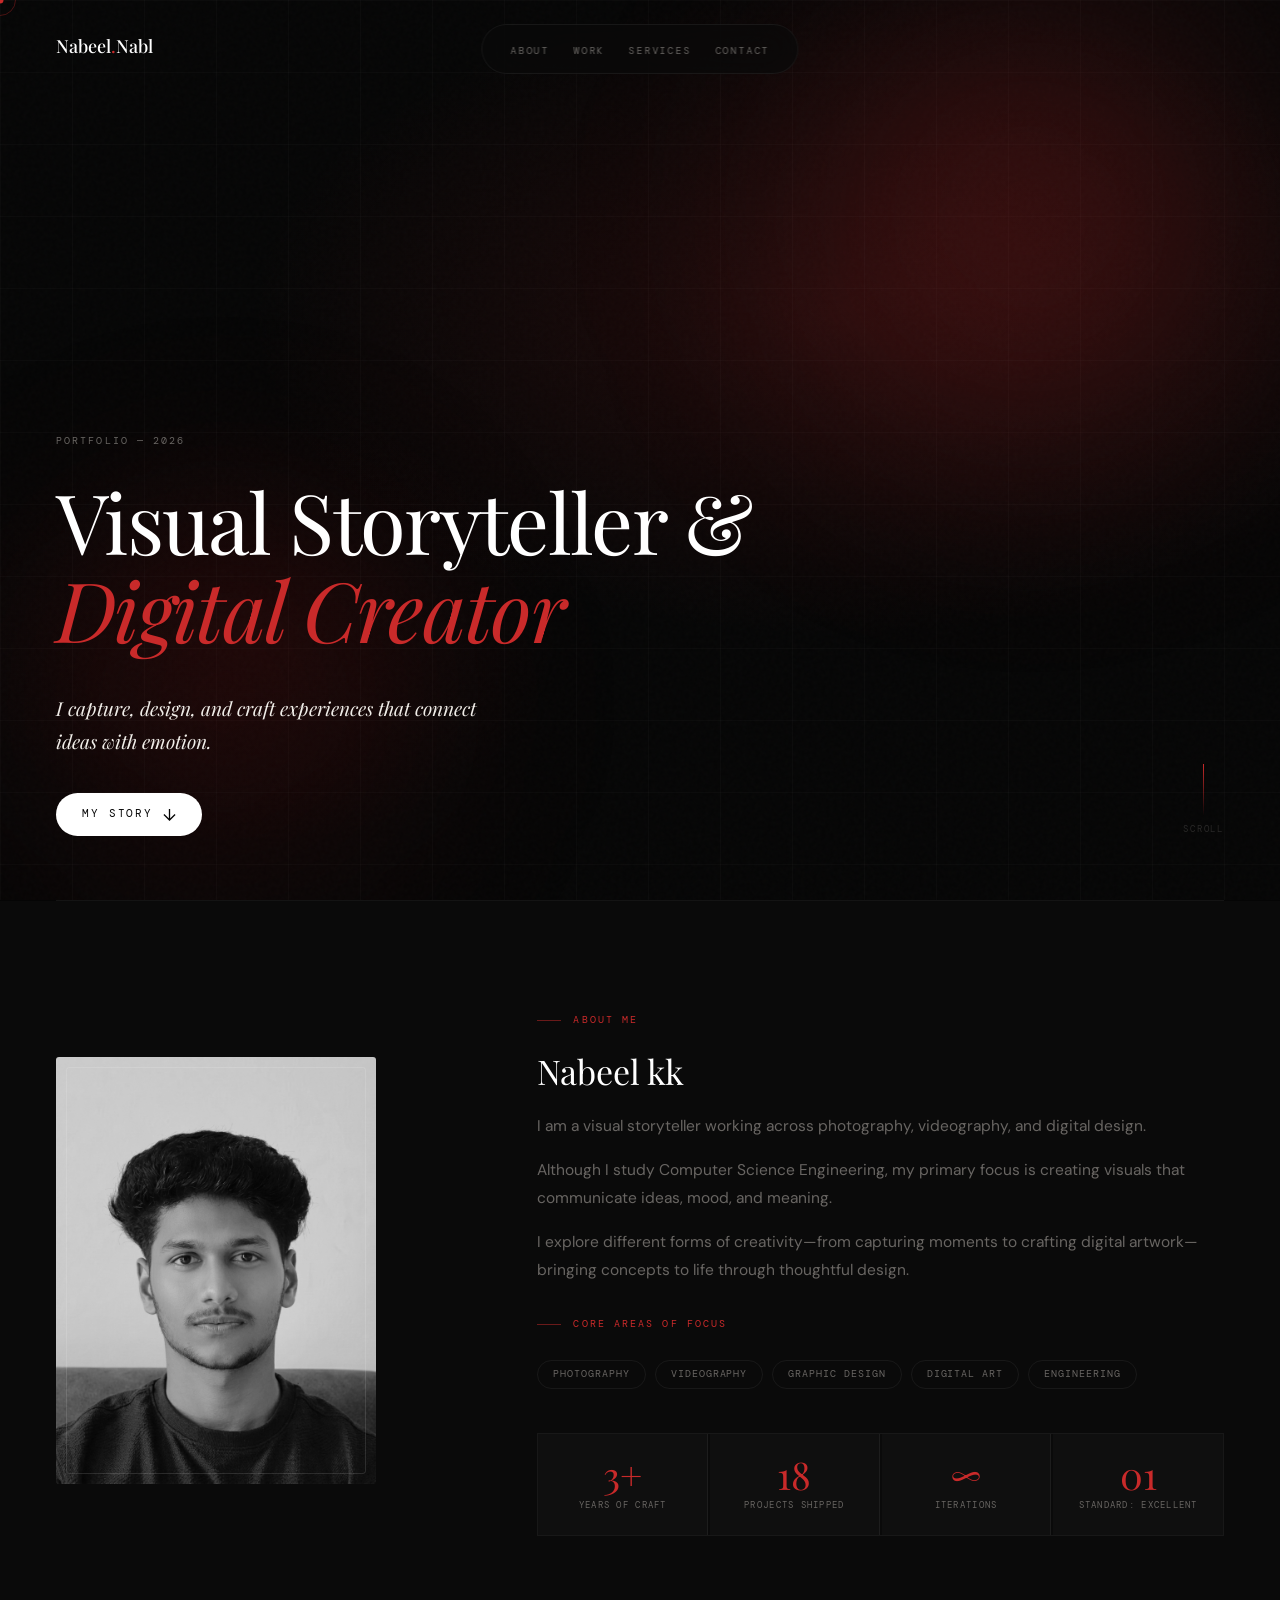
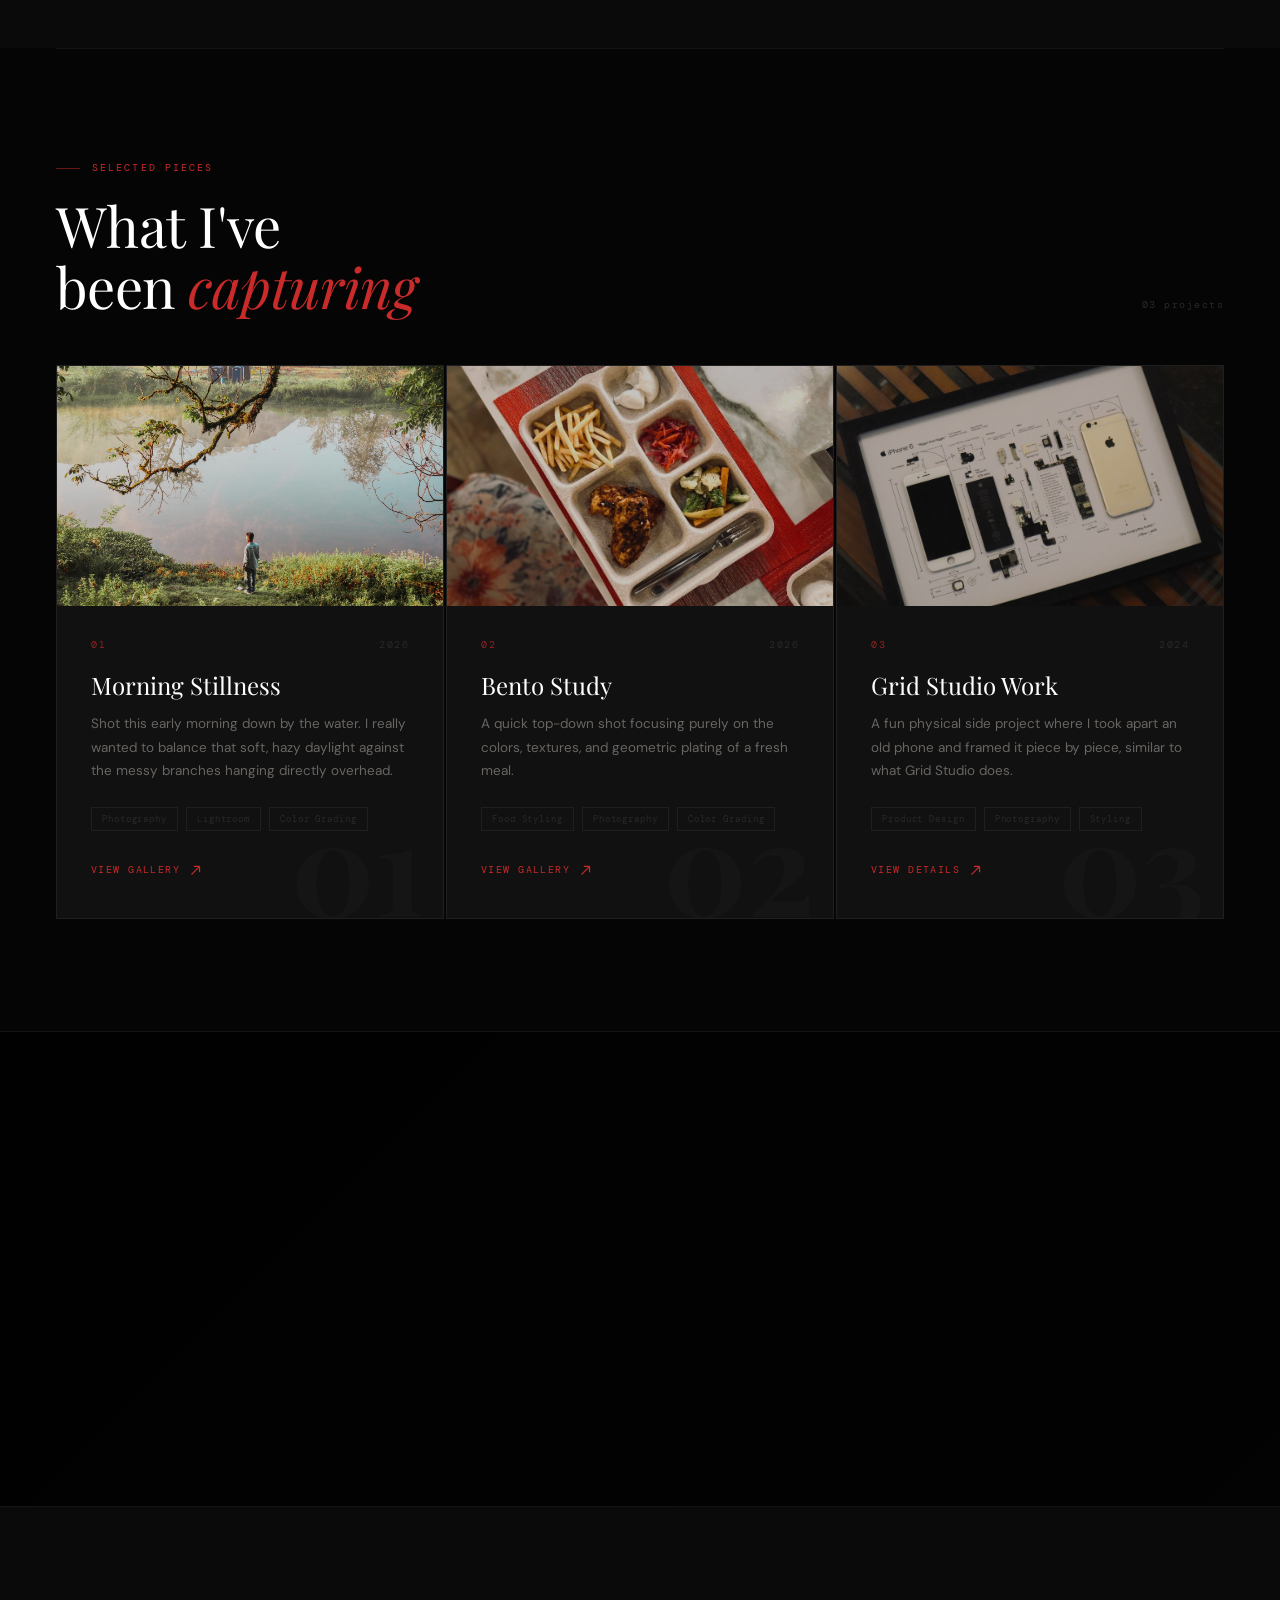
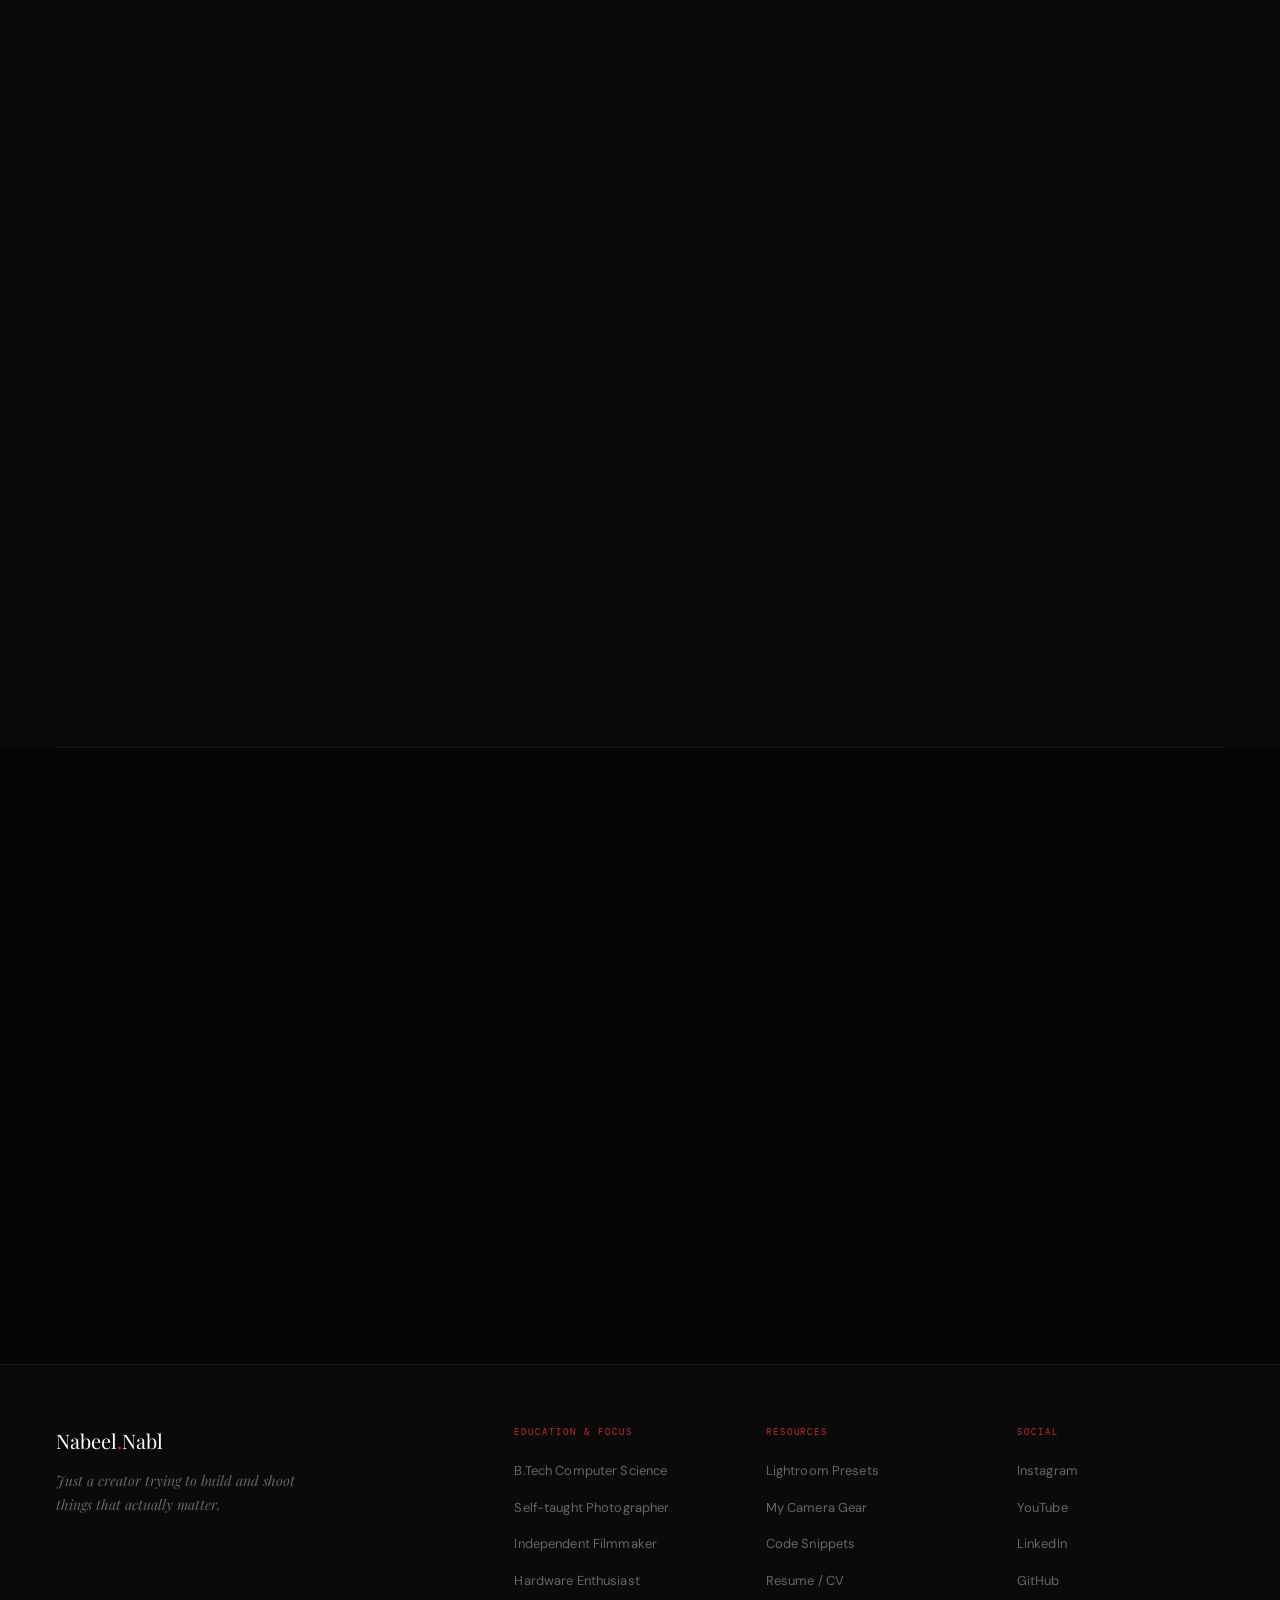
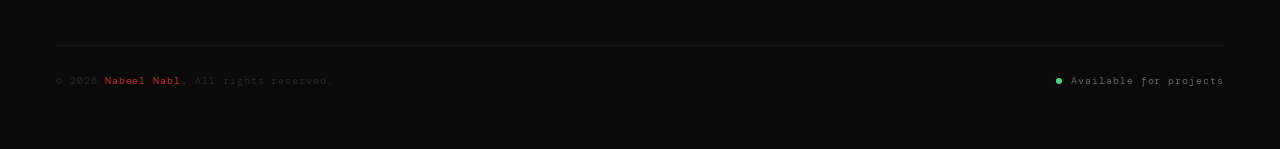
<file: index.html>
<!DOCTYPE html>
<html lang="en">

<head>
    <meta charset="UTF-8">
    <meta name="viewport" content="width=device-width, initial-scale=1.0">
    <title>Nabeel Nabl | Designer & Developer</title>
    <link rel="icon" href="assets/profile-4k.png" type="image/png">
    <link rel="preconnect" href="https://fonts.googleapis.com">
    <link
        href="https://fonts.googleapis.com/css2?family=Playfair+Display:ital,wght@0,400;0,500;0,700;1,400;1,500&family=DM+Sans:wght@300;400;500&family=DM+Mono:wght@300;400&display=swap"
        rel="stylesheet">
    <link rel="stylesheet" href="https://cdnjs.cloudflare.com/ajax/libs/font-awesome/6.4.0/css/all.min.css">
    <style>
        :root {
            --bg: #050505;
            --bg2: #0a0a0a;
            --bg3: #0f0f0f;
            --surface: #111;
            --border: rgba(255, 255, 255, .06);
            --border-h: rgba(255, 255, 255, .12);
            --text: #f0ede8;
            --muted: #686562;
            --dim: #2a2928;
            --red: #c92a2a;
            --red-glow: rgba(201, 42, 42, .18);
            --red-soft: rgba(201, 42, 42, .08);
            --white: #ffffff;
            --ease: cubic-bezier(.16, 1, .3, 1);
            --ease2: cubic-bezier(.4, 0, .2, 1);
        }

        *,
        *::before,
        *::after {
            box-sizing: border-box;
            margin: 0;
            padding: 0
        }

        html {
            scroll-behavior: smooth
        }

        body {
            background: var(--bg);
            color: var(--text);
            font-family: 'DM Sans', sans-serif;
            -webkit-font-smoothing: antialiased;
            overflow-x: hidden;
            cursor: none;
            line-height: 1.6
        }

        a {
            text-decoration: none;
            color: inherit;
            transition: all .3s var(--ease)
        }

        ul {
            list-style: none
        }

        img {
            max-width: 100%;
            display: block
        }

        ::-webkit-scrollbar {
            width: 2px
        }

        ::-webkit-scrollbar-track {
            background: var(--bg)
        }

        ::-webkit-scrollbar-thumb {
            background: var(--red)
        }

        /* CURSOR */
        #cur {
            position: fixed;
            top: 0;
            left: 0;
            pointer-events: none;
            z-index: 9999;
            width: 7px;
            height: 7px;
            background: var(--red);
            border-radius: 50%;
            transform: translate(-50%, -50%);
            transition: width .25s, height .25s
        }

        #cur-r {
            position: fixed;
            top: 0;
            left: 0;
            pointer-events: none;
            z-index: 9998;
            width: 32px;
            height: 32px;
            border: 1px solid rgba(201, 42, 42, .35);
            border-radius: 50%;
            transform: translate(-50%, -50%);
            transition: left .09s, top .09s, width .3s, height .3s, border-color .3s
        }

        body:has(a:hover) #cur,
        body:has(button:hover) #cur {
            width: 14px;
            height: 14px
        }

        body:has(a:hover) #cur-r,
        body:has(button:hover) #cur-r {
            width: 50px;
            height: 50px;
            border-color: var(--red)
        }

        /* Disable custom cursor on touch devices */
        @media (hover: none) and (pointer: coarse) {
            #cur, #cur-r { display: none !important; }
            body { cursor: auto !important; }
            a, button { cursor: pointer !important; }
        }

        /* NAV */
        #nav {
            position: fixed;
            top: 24px;
            left: 50%;
            transform: translateX(-50%);
            z-index: 200;
            padding: 11px 28px;
            background: rgba(10, 10, 10, .72);
            backdrop-filter: blur(20px);
            border: 1px solid var(--border);
            border-radius: 100px;
            display: flex;
            align-items: center;
            gap: 36px;
            transition: all .4s var(--ease);
            width: max-content
        }

        #nav.scrolled {
            background: rgba(5, 5, 5, .94);
            box-shadow: 0 8px 40px rgba(0, 0, 0, .6)
        }

        .nav-logo {
            font-family: 'Playfair Display', serif;
            font-size: 16px;
            font-weight: 500;
            color: var(--white);
            white-space: nowrap
        }

        .nav-logo span {
            color: var(--red)
        }

        .nav-links {
            display: flex;
            gap: 24px
        }

        .nav-links a {
            font-family: 'DM Mono', monospace;
            font-size: 10px;
            letter-spacing: .18em;
            text-transform: uppercase;
            color: var(--muted);
            transition: color .3s
        }

        .nav-links a:hover,
        .nav-links a.active {
            color: var(--text)
        }

        .hamburger {
            display: none;
            flex-direction: column;
            gap: 5px;
            cursor: pointer;
            padding: 4px
        }

        .hamburger span {
            display: block;
            width: 20px;
            height: 1.5px;
            background: var(--text);
            transition: all .3s var(--ease)
        }

        .hamburger.open span:nth-child(1) {
            transform: translateY(6.5px) rotate(45deg)
        }

        .hamburger.open span:nth-child(2) {
            opacity: 0;
            transform: scaleX(0)
        }

        .hamburger.open span:nth-child(3) {
            transform: translateY(-6.5px) rotate(-45deg)
        }

        #mob-menu {
            display: none;
            position: fixed;
            inset: 0;
            z-index: 190;
            background: rgba(5, 5, 5, .97);
            backdrop-filter: blur(24px);
            flex-direction: column;
            align-items: center;
            justify-content: center;
            gap: 32px
        }

        #mob-menu.open {
            display: flex
        }

        #mob-menu a {
            font-family: 'Playfair Display', serif;
            font-size: 34px;
            font-weight: 400;
            color: var(--muted);
            transition: color .3s
        }

        #mob-menu a:hover {
            color: var(--white)
        }

        /* HERO */
        #hero {
            min-height: 100vh;
            display: flex;
            flex-direction: column;
            justify-content: flex-end;
            padding: 0 max(56px, calc((100vw - 1200px) / 2)) 64px;
            position: relative;
            overflow: hidden
        }

        .h-ambient {
            position: absolute;
            inset: 0;
            pointer-events: none;
            background: radial-gradient(ellipse 70% 55% at 65% 35%, rgba(201, 42, 42, .13) 0%, transparent 65%),
                radial-gradient(ellipse 40% 40% at 20% 70%, rgba(180, 20, 20, .07) 0%, transparent 60%)
        }

        .h-grid {
            position: absolute;
            inset: 0;
            pointer-events: none;
            background-image: linear-gradient(rgba(255, 255, 255, .018) 1px, transparent 1px),
                linear-gradient(90deg, rgba(255, 255, 255, .018) 1px, transparent 1px);
            background-size: 72px 72px
        }

        .h-noise {
            position: absolute;
            inset: 0;
            pointer-events: none;
            opacity: .022;
            background-image: url("data:image/svg+xml,%3Csvg viewBox='0 0 256 256' xmlns='http://www.w3.org/2000/svg'%3E%3Cfilter id='n'%3E%3CfeTurbulence type='fractalNoise' baseFrequency='.85' numOctaves='4' stitchTiles='stitch'/%3E%3C/filter%3E%3Crect width='100%25' height='100%25' filter='url(%23n)'/%3E%3C/svg%3E")
        }

        .blob {
            position: absolute;
            border-radius: 50%;
            pointer-events: none;
            filter: blur(100px);
            opacity: 0;
            animation: blobF 20s ease-in-out infinite alternate, blobI 2s .5s ease forwards
        }

        .blob1 {
            width: 55vw;
            height: 55vw;
            background: radial-gradient(circle, rgba(201, 42, 42, .28) 0%, transparent 65%);
            top: -15%;
            right: -8%
        }

        .blob2 {
            width: 45vw;
            height: 45vw;
            background: radial-gradient(circle, rgba(160, 20, 20, .18) 0%, transparent 65%);
            bottom: -10%;
            left: -5%;
            animation-duration: 26s;
            animation-delay: -8s
        }

        @keyframes blobI {
            to {
                opacity: 1
            }
        }

        @keyframes blobF {
            0% {
                transform: translate(0, 0) scale(1)
            }

            50% {
                transform: translate(-4%, 6%) scale(1.08)
            }

            100% {
                transform: translate(5%, -4%) scale(.94)
            }
        }

        .h-brand {
            position: absolute;
            top: 32px;
            left: max(56px, calc((100vw - 1200px) / 2));
            font-family: 'Playfair Display', serif;
            font-size: 18px;
            font-weight: 500;
            color: var(--white);
            z-index: 10
        }

        .h-brand span {
            color: var(--red)
        }

        .h-content {
            display: flex;
            flex-direction: column;
            align-items: flex-start;
            gap: 28px;
            position: relative;
            z-index: 10;
        }

        .h-pill {
            font-family: 'DM Mono', monospace;
            font-size: 9.5px;
            letter-spacing: .22em;
            text-transform: uppercase;
            color: var(--muted);
            opacity: 0;
            transform: translateY(14px);
            animation: hUp .7s .3s var(--ease) forwards
        }

        .h-title {
            font-family: 'Playfair Display', serif;
            font-size: clamp(38px, 6.5vw, 92px);
            font-weight: 400;
            line-height: 1.05;
            letter-spacing: -.02em;
            color: var(--white);
            opacity: 0;
            transform: translateY(28px);
            animation: hUp .9s .5s var(--ease) forwards
        }

        .h-title em {
            font-style: italic;
            color: var(--red)
        }

        .h-tagline {
            font-family: 'Playfair Display', serif;
            font-style: italic;
            font-size: clamp(15px, 1.5vw, 20px);
            color: var(--text);
            max-width: 440px;
            line-height: 1.7;
            opacity: 0;
            transform: translateY(20px);
            animation: hUp .7s .7s var(--ease) forwards;
            margin-top: 12px;
        }

        .h-cta {
            display: inline-flex;
            align-items: center;
            gap: 10px;
            font-family: 'DM Mono', monospace;
            font-size: 10.5px;
            letter-spacing: .18em;
            text-transform: uppercase;
            color: var(--bg);
            background: var(--white);
            padding: 13px 26px;
            border-radius: 100px;
            transition: all .3s var(--ease);
            flex-shrink: 0;
            opacity: 0;
            transform: translateY(20px);
            animation: hUp .7s .9s var(--ease) forwards;
            margin-top: 8px;
        }

        .h-cta:hover {
            background: var(--red);
            color: var(--white);
            transform: translateY(-3px);
            box-shadow: 0 12px 36px var(--red-glow)
        }

        .h-scroll {
            display: flex;
            flex-direction: column;
            align-items: center;
            gap: 6px;
            font-family: 'DM Mono', monospace;
            font-size: 9px;
            letter-spacing: .2em;
            text-transform: uppercase;
            color: var(--dim);
            position: absolute;
            bottom: 64px;
            right: max(56px, calc((100vw - 1200px) / 2));
            z-index: 10;
        }

        .s-bar {
            width: 1px;
            height: 52px;
            background: linear-gradient(to bottom, var(--red), transparent);
            animation: sPulse 2.2s ease-in-out infinite
        }

        @keyframes sPulse {

            0%,
            100% {
                opacity: .3
            }

            50% {
                opacity: .9
            }
        }

        @keyframes hUp {
            to {
                opacity: 1;
                transform: translateY(0)
            }
        }

        /* DIVIDER */
        .divider {
            border: none;
            border-top: 1px solid var(--border);
            margin: 0 max(56px, calc((100vw - 1200px) / 2))
        }

        /* SECTION BASE */
        .section {
            padding: 112px max(56px, calc((100vw - 1200px) / 2));
            position: relative;
            width: 100%;
            max-width: 100%
        }

        .s-lbl {
            font-family: 'DM Mono', monospace;
            font-size: 9.5px;
            letter-spacing: .22em;
            text-transform: uppercase;
            color: var(--red);
            margin-bottom: 18px;
            display: flex;
            align-items: center;
            gap: 12px
        }

        .s-lbl::before {
            content: '';
            width: 24px;
            height: 1px;
            background: var(--red);
            opacity: .5
        }

        .s-h {
            font-family: 'Playfair Display', serif;
            font-size: clamp(34px, 4.5vw, 56px);
            font-weight: 400;
            color: var(--white);
            line-height: 1.1;
            letter-spacing: -.01em;
            margin-bottom: 52px
        }

        .s-h em {
            font-style: italic;
            color: var(--red)
        }

        /* REVEAL */
        .reveal {
            opacity: 0;
            transform: translateY(24px);
            transition: opacity .8s var(--ease), transform .8s var(--ease)
        }

        .reveal.on {
            opacity: 1;
            transform: none
        }

        .d1 {
            transition-delay: .08s
        }

        .d2 {
            transition-delay: .16s
        }

        .d3 {
            transition-delay: .24s
        }

        .d4 {
            transition-delay: .32s
        }

        /* ABOUT */
        #about {
            background: var(--bg2)
        }

        .about-g {
            display: grid;
            grid-template-columns: 1fr 1.8fr;
            gap: 100px;
            align-items: start;
            max-width: 100%
        }

        .a-img-wrap {
            position: relative;
            border-radius: 3px;
            overflow: hidden;
            max-width: 320px;
            margin: 0 auto 0 0;
        }

        .a-img-wrap img {
            width: 100%;
            aspect-ratio: 3/4;
            object-fit: cover;
            display: block;
            filter: grayscale(100%) brightness(.85);
            transition: filter .6s var(--ease)
        }

        .a-img-wrap:hover img {
            filter: grayscale(0%) brightness(1)
        }

        .img-frame {
            position: absolute;
            top: 10px;
            left: 10px;
            width: calc(100% - 20px);
            height: calc(100% - 20px);
            border: 1px solid var(--border-h);
            border-radius: 3px;
            pointer-events: none
        }

        .a-fallback {
            width: 100%;
            aspect-ratio: 3/4;
            background: linear-gradient(135deg, #111 0%, #181818 50%, #0d0d0d 100%);
            display: flex;
            flex-direction: column;
            align-items: center;
            justify-content: center;
            gap: 16px;
            color: var(--dim);
            font-family: 'DM Mono', monospace;
            font-size: 11px
        }

        .av-c {
            width: 76px;
            height: 76px;
            border-radius: 50%;
            border: 1px solid rgba(255, 255, 255, .1);
            display: flex;
            align-items: center;
            justify-content: center
        }

        .av-c span {
            font-family: 'Playfair Display', serif;
            font-size: 26px;
            color: var(--red)
        }

        .a-text h3 {
            font-family: 'Playfair Display', serif;
            font-size: 34px;
            font-weight: 400;
            color: var(--white);
            margin-bottom: 22px;
            line-height: 1.15
        }

        .a-text p {
            font-size: 15.5px;
            line-height: 1.8;
            color: var(--muted);
            margin-bottom: 16px
        }

        .chips {
            display: flex;
            flex-wrap: wrap;
            gap: 9px;
            margin-top: 28px
        }

        .chip {
            padding: 6px 15px;
            border: 1px solid var(--border);
            font-family: 'DM Mono', monospace;
            font-size: 9.5px;
            letter-spacing: .1em;
            text-transform: uppercase;
            color: var(--muted);
            border-radius: 100px;
            transition: all .3s var(--ease);
            cursor: default
        }

        .chip:hover {
            border-color: var(--red);
            color: var(--text);
            background: var(--red-soft)
        }

        .a-stats {
            display: grid;
            grid-template-columns: repeat(4, 1fr);
            gap: 2px;
            margin-top: 44px;
            border: 1px solid var(--border)
        }

        .st {
            padding: 22px 18px;
            background: var(--bg3);
            border-right: 1px solid var(--border);
            transition: background .3s;
            text-align: center
        }

        .st:last-child {
            border-right: none
        }

        .st:hover {
            background: var(--surface)
        }

        .st-n {
            font-family: 'Playfair Display', serif;
            font-size: 38px;
            font-weight: 400;
            color: var(--red);
            line-height: 1;
            margin-bottom: 5px
        }

        .st-l {
            font-family: 'DM Mono', monospace;
            font-size: 8.5px;
            letter-spacing: .15em;
            text-transform: uppercase;
            color: var(--muted)
        }

        /* PROJECTS */
        #projects {
            background: var(--bg)
        }

        .p-head {
            display: flex;
            align-items: flex-end;
            justify-content: space-between;
            margin-bottom: 48px
        }

        .p-cnt {
            font-family: 'DM Mono', monospace;
            font-size: 10px;
            letter-spacing: .15em;
            color: var(--dim);
            padding-bottom: 4px
        }

        .p-grid {
            display: grid;
            grid-template-columns: repeat(3, 1fr);
            gap: 2px
        }

        .p-card {
            position: relative;
            background: var(--surface);
            border: 1px solid var(--border);
            overflow: hidden;
            cursor: pointer;
            transition: border-color .4s var(--ease)
        }

        .p-card:hover {
            border-color: var(--border-h)
        }

        .p-stripe {
            position: absolute;
            top: 0;
            left: 0;
            width: 0;
            height: 2px;
            background: var(--red);
            transition: width .6s var(--ease)
        }

        .p-card:hover .p-stripe {
            width: 100%
        }

        .p-img {
            width: 100%;
            height: 240px;
            overflow: hidden;
            background: var(--bg3);
            position: relative
        }

        .p-img img {
            width: 100%;
            height: 100%;
            object-fit: cover;
            transition: transform .8s var(--ease);
            filter: brightness(.8)
        }

        .p-card:hover .p-img img {
            transform: scale(1.05);
            filter: brightness(1)
        }

        .p-img-ph {
            width: 100%;
            height: 100%;
            display: flex;
            align-items: center;
            justify-content: center;
            font-family: 'DM Mono', monospace;
            font-size: 10px;
            letter-spacing: .1em;
            color: var(--dim);
            background: linear-gradient(135deg, #111, #1a1a1a)
        }

        .p-body {
            padding: 32px 34px 36px
        }

        .p-meta {
            display: flex;
            justify-content: space-between;
            align-items: center;
            margin-bottom: 18px
        }

        .p-num {
            font-family: 'DM Mono', monospace;
            font-size: 9.5px;
            letter-spacing: .2em;
            color: var(--red);
            opacity: .7
        }

        .p-yr {
            font-family: 'DM Mono', monospace;
            font-size: 9.5px;
            letter-spacing: .15em;
            color: var(--dim)
        }

        .p-title {
            font-family: 'Playfair Display', serif;
            font-size: 24px;
            font-weight: 400;
            color: var(--white);
            margin-bottom: 12px;
            transition: color .3s;
            line-height: 1.2
        }

        .p-card:hover .p-title {
            color: var(--red)
        }

        .p-desc {
            font-size: 13.5px;
            color: var(--muted);
            line-height: 1.75;
            margin-bottom: 24px
        }

        .p-stk {
            display: flex;
            gap: 8px;
            flex-wrap: wrap;
            margin-bottom: 24px
        }

        .stag {
            font-family: 'DM Mono', monospace;
            font-size: 9px;
            letter-spacing: .1em;
            color: var(--dim);
            border: 1px solid var(--border);
            padding: 4px 10px;
            transition: all .3s var(--ease)
        }

        .p-card:hover .stag {
            border-color: rgba(201, 42, 42, .2);
            color: var(--muted)
        }

        .p-lnk {
            display: inline-flex;
            align-items: center;
            gap: 9px;
            font-family: 'DM Mono', monospace;
            font-size: 9.5px;
            letter-spacing: .15em;
            text-transform: uppercase;
            color: var(--red);
            border-bottom: 1px solid transparent;
            padding-bottom: 2px;
            transition: border-color .3s
        }

        .p-lnk:hover {
            border-color: var(--red)
        }

        .p-lnk svg {
            transition: transform .3s var(--ease)
        }

        .p-lnk:hover svg {
            transform: translate(4px, -4px)
        }

        .p-ghost {
            position: absolute;
            bottom: -10px;
            right: 18px;
            font-family: 'Playfair Display', serif;
            font-size: 130px;
            font-weight: 700;
            line-height: 1;
            color: rgba(255, 255, 255, .02);
            pointer-events: none;
            transition: color .4s
        }

        .p-card:hover .p-ghost {
            color: rgba(201, 42, 42, .04)
        }

        /* PARALLAX BANNER */
        .par {
            background-attachment: fixed;
            background-position: center;
            background-repeat: no-repeat;
            background-size: cover;
            padding: 130px max(56px, calc((100vw - 1200px) / 2));
            display: flex;
            align-items: center;
            border-top: 1px solid var(--border);
            border-bottom: 1px solid var(--border);
            position: relative;
            overflow: hidden
        }

        .par::after {
            content: '';
            position: absolute;
            inset: 0;
            background: linear-gradient(135deg, rgba(0, 0, 0, .78) 0%, rgba(0, 0, 0, .5) 100%);
            pointer-events: none
        }

        .par-in {
            position: relative;
            z-index: 1;
            max-width: 600px
        }

        .par-in h2 {
            font-family: 'Playfair Display', serif;
            font-size: clamp(30px, 4vw, 50px);
            font-weight: 400;
            color: var(--white);
            margin-bottom: 18px;
            line-height: 1.15
        }

        .par-in h2 em {
            font-style: italic;
            color: var(--red)
        }

        .par-in p {
            font-size: 15.5px;
            color: rgba(220, 220, 220, .78);
            line-height: 1.75;
            letter-spacing: .3px
        }

        /* SERVICES */
        #services {
            background: var(--bg2)
        }

        .svc-g {
            display: grid;
            grid-template-columns: repeat(2, 1fr);
            gap: 2px;
            max-width: 100%
        }

        .svc {
            padding: 44px 40px;
            background: var(--bg3);
            border: 1px solid var(--border);
            position: relative;
            overflow: hidden;
            transition: border-color .4s var(--ease), background .4s
        }

        .svc:hover {
            border-color: var(--border-h);
            background: var(--surface)
        }

        .svc::before {
            content: '';
            position: absolute;
            top: 0;
            left: 0;
            width: 2px;
            height: 0;
            background: var(--red);
            transition: height .5s var(--ease)
        }

        .svc:hover::before {
            height: 100%
        }

        .svc i {
            font-size: 22px;
            color: var(--red);
            margin-bottom: 24px;
            display: block;
            opacity: .8;
            transition: opacity .3s
        }

        .svc:hover i {
            opacity: 1
        }

        .svc h3 {
            font-family: 'Playfair Display', serif;
            font-size: 22px;
            font-weight: 400;
            color: var(--white);
            margin-bottom: 14px
        }

        .svc p {
            font-size: 13.5px;
            color: var(--muted);
            line-height: 1.8
        }

        .svc-n {
            position: absolute;
            bottom: 24px;
            right: 28px;
            font-family: 'Playfair Display', serif;
            font-size: 60px;
            font-weight: 400;
            color: rgba(255, 255, 255, .022);
            line-height: 1;
            pointer-events: none;
            transition: color .4s
        }

        .svc:hover .svc-n {
            color: rgba(201, 42, 42, .06)
        }

        /* CONTACT */
        #contact {
            background: var(--bg)
        }

        .ct-wrap {
            display: grid;
            grid-template-columns: 1fr 1.4fr;
            gap: 80px;
            max-width: 100%
        }

        .ct-left h2 {
            font-family: 'Playfair Display', serif;
            font-size: clamp(34px, 4vw, 52px);
            font-weight: 400;
            color: var(--white);
            line-height: 1.1;
            margin-bottom: 18px
        }

        .ct-left h2 em {
            font-style: italic;
            color: var(--red)
        }

        .ct-sub {
            font-size: 15.5px;
            color: var(--muted);
            line-height: 1.75;
            margin-bottom: 36px
        }

        .soc-row {
            display: flex;
            gap: 12px;
            margin-top: 4px
        }

        .soc {
            width: 42px;
            height: 42px;
            border-radius: 50%;
            background: var(--surface);
            border: 1px solid var(--border);
            display: flex;
            align-items: center;
            justify-content: center;
            font-size: 14px;
            color: var(--muted);
            transition: all .3s var(--ease)
        }

        .soc:hover {
            background: var(--red);
            color: var(--white);
            border-color: var(--red);
            transform: translateY(-3px);
            box-shadow: 0 8px 24px var(--red-glow)
        }

        .ct-form {
            display: flex;
            flex-direction: column;
            gap: 18px
        }

        .fg {
            display: flex;
            flex-direction: column;
            gap: 7px
        }

        .fg label {
            font-family: 'DM Mono', monospace;
            font-size: 9.5px;
            letter-spacing: .18em;
            text-transform: uppercase;
            color: var(--muted)
        }

        .fg input,
        .fg textarea {
            padding: 15px 16px;
            background: var(--surface);
            border: 1px solid var(--border);
            color: var(--text);
            font-family: 'DM Sans', sans-serif;
            font-size: 14px;
            outline: none;
            transition: border-color .3s var(--ease);
            border-radius: 2px;
            resize: none
        }

        .fg input:focus,
        .fg textarea:focus {
            border-color: var(--red)
        }

        .fg input::placeholder,
        .fg textarea::placeholder {
            color: var(--dim)
        }

        .sub-btn {
            align-self: flex-start;
            margin-top: 6px;
            font-family: 'DM Mono', monospace;
            font-size: 10px;
            letter-spacing: .18em;
            text-transform: uppercase;
            color: var(--bg);
            background: var(--white);
            border: none;
            padding: 15px 32px;
            cursor: pointer;
            border-radius: 100px;
            transition: all .3s var(--ease)
        }

        .sub-btn:hover {
            background: var(--red);
            color: var(--white);
            transform: translateY(-2px);
            box-shadow: 0 10px 32px var(--red-glow)
        }

        .f-err {
            font-family: 'DM Mono', monospace;
            font-size: 10px;
            letter-spacing: .1em;
            color: var(--red);
            margin-top: -8px;
            margin-bottom: 6px;
            display: none;
        }

        /* POPUP */
        .pop-overlay {
            position: fixed;
            inset: 0;
            background: rgba(5, 5, 5, 0.85);
            backdrop-filter: blur(8px);
            z-index: 1000;
            display: flex;
            align-items: center;
            justify-content: center;
            opacity: 0;
            pointer-events: none;
            transition: opacity 0.4s var(--ease);
        }

        .pop-overlay.active {
            opacity: 1;
            pointer-events: all;
        }

        .pop-box {
            background: var(--surface);
            border: 1px solid var(--border);
            padding: 50px 40px;
            border-radius: 4px;
            text-align: center;
            max-width: 400px;
            width: 90%;
            transform: translateY(20px);
            transition: transform 0.4s var(--ease);
        }

        .pop-overlay.active .pop-box {
            transform: translateY(0);
        }

        .pop-icon {
            font-size: 44px;
            color: var(--red);
            margin-bottom: 24px;
        }

        .pop-box h3 {
            font-family: 'Playfair Display', serif;
            font-size: 26px;
            color: var(--white);
            margin-bottom: 14px;
        }

        .pop-box p {
            font-size: 14.5px;
            color: var(--muted);
            line-height: 1.6;
            margin-bottom: 32px;
        }

        .pop-btn {
            background: var(--white);
            color: var(--bg);
            border: none;
            padding: 14px 34px;
            font-family: 'DM Mono', monospace;
            font-size: 10px;
            text-transform: uppercase;
            letter-spacing: .15em;
            border-radius: 100px;
            cursor: pointer;
            transition: all 0.3s;
        }

        .pop-btn:hover {
            background: var(--red);
            color: var(--white);
            box-shadow: 0 8px 32px var(--red-glow);
        }

        /* FOOTER */
        footer {
            background: var(--bg2);
            border-top: 1px solid var(--border);
            padding: 60px max(56px, calc((100vw - 1200px) / 2))
        }

        .ft {
            display: grid;
            grid-template-columns: 2fr 1fr 1fr 1fr;
            gap: 44px;
            max-width: 1200px;
            margin: 0 auto 52px
        }

        .f-logo {
            font-family: 'Playfair Display', serif;
            font-size: 20px;
            font-weight: 400;
            color: var(--white);
            margin-bottom: 12px;
            display: block
        }

        .f-logo span {
            color: var(--red)
        }

        .f-bio {
            font-size: 14px;
            line-height: 1.75;
            color: var(--muted);
            max-width: 270px;
            font-style: italic;
            font-family: 'Playfair Display', serif
        }

        .fc-t {
            font-family: 'DM Mono', monospace;
            font-size: 9px;
            letter-spacing: .22em;
            text-transform: uppercase;
            color: var(--red);
            margin-bottom: 18px
        }

        .fc ul {
            display: flex;
            flex-direction: column;
            gap: 11px
        }

        .fc ul a {
            font-size: 13px;
            color: var(--muted);
            transition: color .3s;
            letter-spacing: .01em
        }

        .fc ul a:hover {
            color: var(--text)
        }

        .fb {
            max-width: 1200px;
            margin: 0 auto;
            display: flex;
            justify-content: space-between;
            align-items: center;
            padding-top: 28px;
            border-top: 1px solid var(--border);
            flex-wrap: wrap;
            gap: 14px
        }

        .f-copy {
            font-family: 'DM Mono', monospace;
            font-size: 9.5px;
            letter-spacing: .1em;
            color: var(--dim)
        }

        .f-copy span {
            color: var(--red)
        }

        .f-stat {
            display: flex;
            align-items: center;
            gap: 9px;
            font-family: 'DM Mono', monospace;
            font-size: 9.5px;
            letter-spacing: .1em;
            color: var(--muted)
        }

        .dot {
            width: 6px;
            height: 6px;
            border-radius: 50%;
            background: #3ddc84;
            animation: dpulse 2s ease-in-out infinite
        }

        @keyframes dpulse {

            0%,
            100% {
                box-shadow: 0 0 0 0 rgba(61, 220, 132, .5)
            }

            50% {
                box-shadow: 0 0 0 5px rgba(61, 220, 132, 0)
            }
        }

        /* RESPONSIVE */
        @media(max-width:1024px) {
            .p-img { height: auto; aspect-ratio: 16/10; } /* Make images proportional */
        }

        @media(max-width:960px) {
            .section { padding: 72px 28px; }
            .divider { margin: 0 28px; }
            footer { padding: 64px 28px 28px 28px; }
            
            #hero { padding: 120px 28px 56px; justify-content: center; }
            .h-brand { left: 28px; top: 28px; }
            
            /* Fix Parallax Desktop Zoom Glitch */
            .par { padding: 72px 28px; background-attachment: scroll !important; }
            
            .about-g, .ct-wrap { grid-template-columns: 1fr; gap: 56px; }
            .a-img-wrap { margin: 0 auto !important; width: 100%; max-width: 380px; }
            .p-grid, .svc-g { grid-template-columns: 1fr; }
            .p-card.wide { grid-column: span 1; }
            .ft { grid-template-columns: 1fr 1fr; gap: 32px; }
            .a-stats { grid-template-columns: repeat(2, 1fr); }
            .st:nth-child(2) { border-right: none; }
            
            .nav-links { display: none; }
            #nav { left: auto; right: 28px; top: 24px; transform: none; width: 54px; height: 54px; padding: 0; justify-content: center; border-radius: 50%; }
            .hamburger { display: flex; margin: 0 auto; }
            .h-foot { flex-direction: column; align-items: flex-start; gap: 24px; }
        }

        @media(max-width:600px) {
            /* Reduce Typography Ceilings */
            .s-h { font-size: 32px; }
            .a-text h3 { font-size: 28px; margin-bottom: 16px; }
            .ct-left h2 { font-size: 32px; }
            .p-title { font-size: 22px; }
            .svc h3 { font-size: 20px; }
            .st-n { font-size: 34px; }
            
            /* Squeeze internal paddings */
            .svc { padding: 32px 28px; }
            .p-body { padding: 24px 24px 28px; }
            .pop-box { padding: 36px 24px; }
            
            /* Core Structural Folds */
            .ft { grid-template-columns: 1fr; }
            .fb { flex-direction: column; text-align: center; }
            .a-stats { grid-template-columns: 1fr 1fr; }
        }
    </style>
</head>

<body>

    <div id="cur"></div>
    <div id="cur-r"></div>

    <!-- MOBILE MENU -->
    <div id="mob-menu">
        <a href="#about">About</a>
        <a href="#projects">Work</a>
        <a href="#services">Services</a>
        <a href="#contact">Contact</a>
    </div>

    <!-- NAV -->
    <nav id="nav">
        <ul class="nav-links">
            <li><a href="#about">About</a></li>
            <li><a href="#projects">Work</a></li>
            <li><a href="#services">Services</a></li>
            <li><a href="#contact">Contact</a></li>
        </ul>
        <div class="hamburger" id="ham">
            <span></span><span></span><span></span>
        </div>
    </nav>

    <!-- ── HERO ── -->
    <section id="hero">
        <div class="h-ambient"></div>
        <div class="h-grid"></div>
        <div class="h-noise"></div>
        <div class="blob blob1"></div>
        <div class="blob blob2"></div>
        <div class="h-brand">Nabeel<span>.</span>Nabl</div>
        
        <div class="h-content">
            <div class="h-pill">Portfolio — 2026</div>
            <h1 class="h-title">
                Visual Storyteller &<br><em>Digital Creator</em>
            </h1>
            <p class="h-tagline">I capture, design, and craft experiences that connect ideas with emotion.</p>
            <a href="#about" class="h-cta">
                My Story
                <svg width="13" height="13" viewBox="0 0 14 14" fill="none">
                    <path d="M7 1v12M1 7l6 6 6-6" stroke="currentColor" stroke-width="1.4" />
                </svg>
            </a>
        </div>

        <div class="h-scroll">
            <div class="s-bar"></div>
            Scroll
        </div>
    </section>

    <hr class="divider">

    <!-- ── ABOUT ── -->
    <section id="about" class="section">
        <div class="about-g">
            <div class="a-img-wrap reveal" style="margin-top: 44px;">
                <img src="assets/profile-4k.png" alt="Nabeel kk" onerror="this.style.display='none';this.nextElementSibling.style.display='flex'">
                <div class="a-fallback" style="display: none;">
                    <div class="av-c"><span>NN</span></div>
                    <span style="letter-spacing:.06em">Nabeel kk · Kerala</span>
                </div>
                <div class="img-frame"></div>
            </div>
            <div class="a-text">
                <div class="s-lbl reveal" style="margin-bottom: 24px;">About me</div>
                <h3 class="reveal d1">Nabeel kk</h3>
                <p class="reveal d1">I am a visual storyteller working across photography, videography, and digital design.</p>
                <p class="reveal d2">Although I study Computer Science Engineering, my primary focus is creating visuals that communicate ideas, mood, and meaning.</p>
                <p class="reveal d2" style="margin-bottom:32px;">I explore different forms of creativity—from capturing moments to crafting digital artwork—bringing concepts to life through thoughtful design.</p>
                
                <div class="s-lbl reveal d3" style="margin-bottom: 16px;">Core Areas of Focus</div>
                <div class="chips reveal d3">
                    <span class="chip">Photography</span>
                    <span class="chip">Videography</span>
                    <span class="chip">Graphic Design</span>
                    <span class="chip">Digital Art</span>
                    <span class="chip">Engineering</span>
                </div>
                <div class="a-stats reveal d4">
                    <div class="st">
                        <div class="st-n">3+</div>
                        <div class="st-l">Years of craft</div>
                    </div>
                    <div class="st">
                        <div class="st-n">18</div>
                        <div class="st-l">Projects shipped</div>
                    </div>
                    <div class="st">
                        <div class="st-n">∞</div>
                        <div class="st-l">Iterations</div>
                    </div>
                    <div class="st">
                        <div class="st-n">01</div>
                        <div class="st-l">Standard: excellent</div>
                    </div>
                </div>
            </div>
        </div>
    </section>

    <hr class="divider">

    <!-- ── PROJECTS ── -->
    <section id="projects" class="section">
        <div class="p-head reveal" style="align-items: flex-end;">
            <div>
                <div class="s-lbl">Selected pieces</div>
                <h2 class="s-h" style="margin-bottom:0">What I've<br>been <em>capturing</em></h2>
            </div>
            <div class="p-cnt">03 projects</div>
        </div>

        <div class="p-grid">

            <!-- 01 -->
            <div class="p-card reveal">
                <div class="p-stripe"></div>
                <div class="p-img">
                    <img src="assets/landscape-sunrise.jpg.jpeg" alt="Morning Stillness"
                        onerror="this.style.display='none';this.nextElementSibling.style.display='flex'">
                    <div class="p-img-ph">landscape.jpg</div>
                </div>
                <div class="p-body">
                    <div class="p-meta"><span class="p-num">01</span><span class="p-yr">2026</span></div>
                    <h3 class="p-title">Morning Stillness</h3>
                    <p class="p-desc">Shot this early morning down by the water. I really wanted to balance that soft, hazy daylight against the messy branches hanging directly overhead.</p>
                    <div class="p-stk"><span class="stag">Photography</span><span class="stag">Lightroom</span><span class="stag">Color Grading</span></div>
                    <a href="#" class="p-lnk">View Gallery <svg width="13" height="13" viewBox="0 0 16 16"
                            fill="none">
                            <path d="M3 13L13 3M13 3H6M13 3V10" stroke="currentColor" stroke-width="1.5" />
                        </svg></a>
                </div>
                <div class="p-ghost">01</div>
            </div>

            <!-- 02 -->
            <div class="p-card reveal d1">
                <div class="p-stripe"></div>
                <div class="p-img">
                    <img src="assets/food-bento.jpg" alt="Culinary Aesthetics"
                        onerror="this.style.display='none';this.nextElementSibling.style.display='flex'">
                    <div class="p-img-ph">food-bento.jpg</div>
                </div>
                <div class="p-body">
                    <div class="p-meta"><span class="p-num">02</span><span class="p-yr">2026</span></div>
                    <h3 class="p-title">Bento Study</h3>
                    <p class="p-desc">A quick top-down shot focusing purely on the colors, textures, and geometric plating of a fresh meal.</p>
                    <div class="p-stk"><span class="stag">Food Styling</span><span class="stag">Photography</span><span class="stag">Color Grading</span></div>
                    <a href="#" class="p-lnk">View Gallery <svg width="13" height="13" viewBox="0 0 16 16" fill="none">
                            <path d="M3 13L13 3M13 3H6M13 3V10" stroke="currentColor" stroke-width="1.5" />
                        </svg></a>
                </div>
                <div class="p-ghost">02</div>
            </div>

            <!-- 03 -->
            <div class="p-card reveal d2">
                <div class="p-stripe"></div>
                <div class="p-img">
                    <img src="assets/grid-work.jpg.jpeg" alt="Grid Studio Work"
                        onerror="this.style.display='none';this.nextElementSibling.style.display='flex'">
                    <div class="p-img-ph">grid-work.jpg</div>
                </div>
                <div class="p-body">
                    <div class="p-meta"><span class="p-num">03</span><span class="p-yr">2024</span></div>
                    <h3 class="p-title">Grid Studio Work</h3>
                    <p class="p-desc">A fun physical side project where I took apart an old phone and framed it piece by piece, similar to what Grid Studio does.</p>
                    <div class="p-stk"><span class="stag">Product Design</span><span
                            class="stag">Photography</span><span class="stag">Styling</span></div>
                    <a href="#" class="p-lnk">View Details <svg width="13" height="13" viewBox="0 0 16 16" fill="none">
                            <path d="M3 13L13 3M13 3H6M13 3V10" stroke="currentColor" stroke-width="1.5" />
                        </svg></a>
                </div>
                <div class="p-ghost">03</div>
            </div>

        </div>
    </section>

    <!-- ── PARALLAX BANNER ── -->
    <div class="par" style="background-image:url('assets/workspace-4k.png')">
        <div class="par-in reveal">
            <h2>Dedicated to<br>the <em>Process.</em></h2>
            <p>The final aesthetic is merely a reflection of the work unseen. True craft lies in the quiet hours spent refining architecture and chasing fleeting moments behind the lens.</p>
        </div>
    </div>

    <!-- ── SERVICES ── -->
    <section id="services" class="section">
        <div class="s-lbl reveal">What I do</div>
        <h2 class="s-h reveal d1">Services</h2>
        <div class="svc-g">
            <div class="svc reveal">
                <i class="fa-solid fa-camera"></i>
                <h3>Photography</h3>
                <p>Shooting high-end product setups, moody landscapes, and styled portrait work for both personal art and commercial clients.</p>
                <div class="svc-n">01</div>
            </div>
            <div class="svc reveal d1">
                <i class="fa-solid fa-video"></i>
                <h3>Videography</h3>
                <p>Directing and cutting cinematic video pieces, ranging from short promotional edits for brands to immersive travel docs.</p>
                <div class="svc-n">02</div>
            </div>
            <div class="svc reveal d2">
                <i class="fa-solid fa-pen-nib"></i>
                <h3>Graphic Design</h3>
                <p>Creating striking visual identities, minimalist layouts, and digital art pieces that bridge the gap between technical structure and raw aesthetics.</p>
                <div class="svc-n">03</div>
            </div>
            <div class="svc reveal d3">
                <i class="fa-solid fa-microchip"></i>
                <h3>Hardware & Code</h3>
                <p>Applying my computer science background to build custom electronics, configure networks, and write solid front-end code.</p>
                <div class="svc-n">04</div>
            </div>
        </div>
    </section>

    <hr class="divider">

    <!-- ── CONTACT ── -->
    <section id="contact" class="section">
        <div class="ct-wrap">
            <div class="ct-left">
                <div class="s-lbl reveal">Let's connect</div>
                <h2 class="reveal d1">Currently<br>open for <em>new<br>work.</em></h2>
                <p class="ct-sub reveal d2">If you have a project in mind, I'd love to hear about it. I respond within
                    24 hours.</p>
                <div class="soc-row reveal d3">
                    <a href="https://instagram.com/nabeelnabl" target="_blank" aria-label="Instagram" class="soc"><i
                            class="fa-brands fa-instagram"></i></a>
                    <a href="https://www.linkedin.com/in/nabeelnabl/" target="_blank" aria-label="LinkedIn" class="soc"><i
                            class="fa-brands fa-linkedin-in"></i></a>
                    <a href="https://github.com/nabeelnabl" target="_blank" aria-label="GitHub" class="soc"><i class="fa-brands fa-github"></i></a>
                </div>
            </div>
            <iframe name="hidden_iframe" style="display:none;" onload="if(typeof submitted !== 'undefined' && submitted){ document.getElementById('ctform').reset(); document.getElementById('popup').classList.add('active'); submitted = false; }"></iframe>
            <form class="ct-form reveal d1" id="ctform" action="https://docs.google.com/forms/u/0/d/e/1FAIpQLSd0_fpa9BsyiHg9iJlbNVFvViaj9_l17hPYQZp5nLNI_RHyYw/formResponse" method="POST" target="hidden_iframe" onsubmit="return validateForm();">
                <div class="fg"><label for="name">Name</label><input type="text" id="name" name="entry.2122463564" placeholder="John Doe"
                        required></div>
                <div class="fg"><label for="email">Email</label><input type="email" id="email" name="entry.2056389110"
                        placeholder="john@example.com" required></div>
                <div class="f-err" id="f-err">Please enter a valid email address.</div>
                <div class="fg"><label for="message">Message</label><textarea id="message" name="entry.1527557325" rows="5"
                        placeholder="Tell me about your project..." required></textarea></div>
                <button type="submit" class="sub-btn">Send Message</button>
            </form>
        </div>
    </section>

    <!-- ── FOOTER ── -->
    <footer>
        <div class="ft">
            <div>
                <span class="f-logo">Nabeel<span>.</span>Nabl</span>
                <p class="f-bio">Just a creator trying to build and shoot things that actually matter.</p>
            </div>
            <div class="fc">
                <div class="fc-t">Education & Focus</div>
                <ul>
                    <li><a href="#">B.Tech Computer Science</a></li>
                    <li><a href="#">Self-taught Photographer</a></li>
                    <li><a href="#">Independent Filmmaker</a></li>
                    <li><a href="#">Hardware Enthusiast</a></li>
                </ul>
            </div>
            <div class="fc">
                <div class="fc-t">Resources</div>
                <ul>
                    <li><a href="#">Lightroom Presets</a></li>
                    <li><a href="#">My Camera Gear</a></li>
                    <li><a href="#">Code Snippets</a></li>
                    <li><a href="#">Resume / CV</a></li>
                </ul>
            </div>
            <div class="fc">
                <div class="fc-t">Social</div>
                <ul>
                    <li><a href="https://instagram.com/nabeelnabl" target="_blank">Instagram</a></li>
                    <li><a href="#">YouTube</a></li>
                    <li><a href="https://www.linkedin.com/in/nabeelnabl/" target="_blank">LinkedIn</a></li>
                    <li><a href="https://github.com/nabeelnabl" target="_blank">GitHub</a></li>
                </ul>
            </div>
        </div>
        <div class="fb">
            <p class="f-copy">© 2026 <span>Nabeel Nabl.</span> All rights reserved.</p>
            <div class="f-stat">
                <div class="dot"></div>Available for projects
            </div>
        </div>
    </footer>

    <!-- POPUP -->
    <div id="popup" class="pop-overlay">
        <div class="pop-box">
            <i class="fa-regular fa-circle-check pop-icon"></i>
            <h3>Message Sent</h3>
            <p>Thanks for reaching out! I'll review your details and get back to you within 24 hours.</p>
            <button class="pop-btn" onclick="document.getElementById('popup').classList.remove('active')">Close</button>
        </div>
    </div>

    <script>
        /* Form Validation */
        let submitted = false;
        function validateForm() {
            const emailInp = document.getElementById('email');
            const err = document.getElementById('f-err');
            const regex = /^[^\s@]+@[^\s@]+\.[^\s@]+$/;
            
            if(!regex.test(emailInp.value)) {
                err.style.display = 'block';
                return false;
            }
            err.style.display = 'none';
            submitted = true;
            return true;
        }

        /* Cursor */
        const cur = document.getElementById('cur'), curR = document.getElementById('cur-r');
        let mx = 0, my = 0, rx = 0, ry = 0;
        document.addEventListener('mousemove', e => { mx = e.clientX; my = e.clientY; cur.style.left = mx + 'px'; cur.style.top = my + 'px' });
        (function loop() { rx += (mx - rx) * .1; ry += (my - ry) * .1; curR.style.left = rx + 'px'; curR.style.top = ry + 'px'; requestAnimationFrame(loop) })();

        /* Nav */
        const nav = document.getElementById('nav');
        window.addEventListener('scroll', () => nav.classList.toggle('scrolled', window.scrollY > 40), { passive: true });

        /* Hamburger */
        const ham = document.getElementById('ham'), mob = document.getElementById('mob-menu');
        ham.addEventListener('click', () => {
            ham.classList.toggle('open'); mob.classList.toggle('open');
            document.body.style.overflow = mob.classList.contains('open') ? 'hidden' : '';
        });
        mob.querySelectorAll('a').forEach(a => a.addEventListener('click', () => {
            ham.classList.remove('open'); mob.classList.remove('open'); document.body.style.overflow = '';
        }));

        /* Reveal */
        document.querySelectorAll('.reveal').forEach(el => {
            new IntersectionObserver(([e]) => { if (e.isIntersecting) el.classList.add('on') }, { threshold: .1, rootMargin: '0px 0px -28px 0px' }).observe(el);
        });

        /* Active nav */
        const secs = ['about', 'projects', 'services', 'contact'];
        const nlinks = document.querySelectorAll('.nav-links a');
        window.addEventListener('scroll', () => {
            let cur2 = '';
            secs.forEach(id => { const el = document.getElementById(id); if (el && window.scrollY >= el.offsetTop - 140) cur2 = id; });
            nlinks.forEach(a => { const h = a.getAttribute('href').replace('#', ''); a.classList.toggle('active', h === cur2); });
        }, { passive: true });

        /* Hero parallax */
        window.addEventListener('scroll', () => {
            const y = window.scrollY, t = document.querySelector('.h-title');
            if (t && y < window.innerHeight) t.style.transform = `translateY(${y * .11}px)`;
        }, { passive: true });

        /* Mobile Banner Parallax */
        const mPar = document.querySelector('.par');
        window.addEventListener('scroll', () => {
            if (mPar && window.innerWidth <= 960) {
                const rect = mPar.getBoundingClientRect();
                if (rect.top <= window.innerHeight && rect.bottom >= 0) {
                    const totalTravel = window.innerHeight + rect.height;
                    const scrolled = window.innerHeight - rect.top;
                    const percentage = (scrolled / totalTravel) * 100;
                    mPar.style.backgroundPosition = `center ${percentage}%`;
                }
            } else if (mPar) {
                mPar.style.backgroundPosition = '';
            }
        }, { passive: true });
    </script>
</body>

</html>
</file>
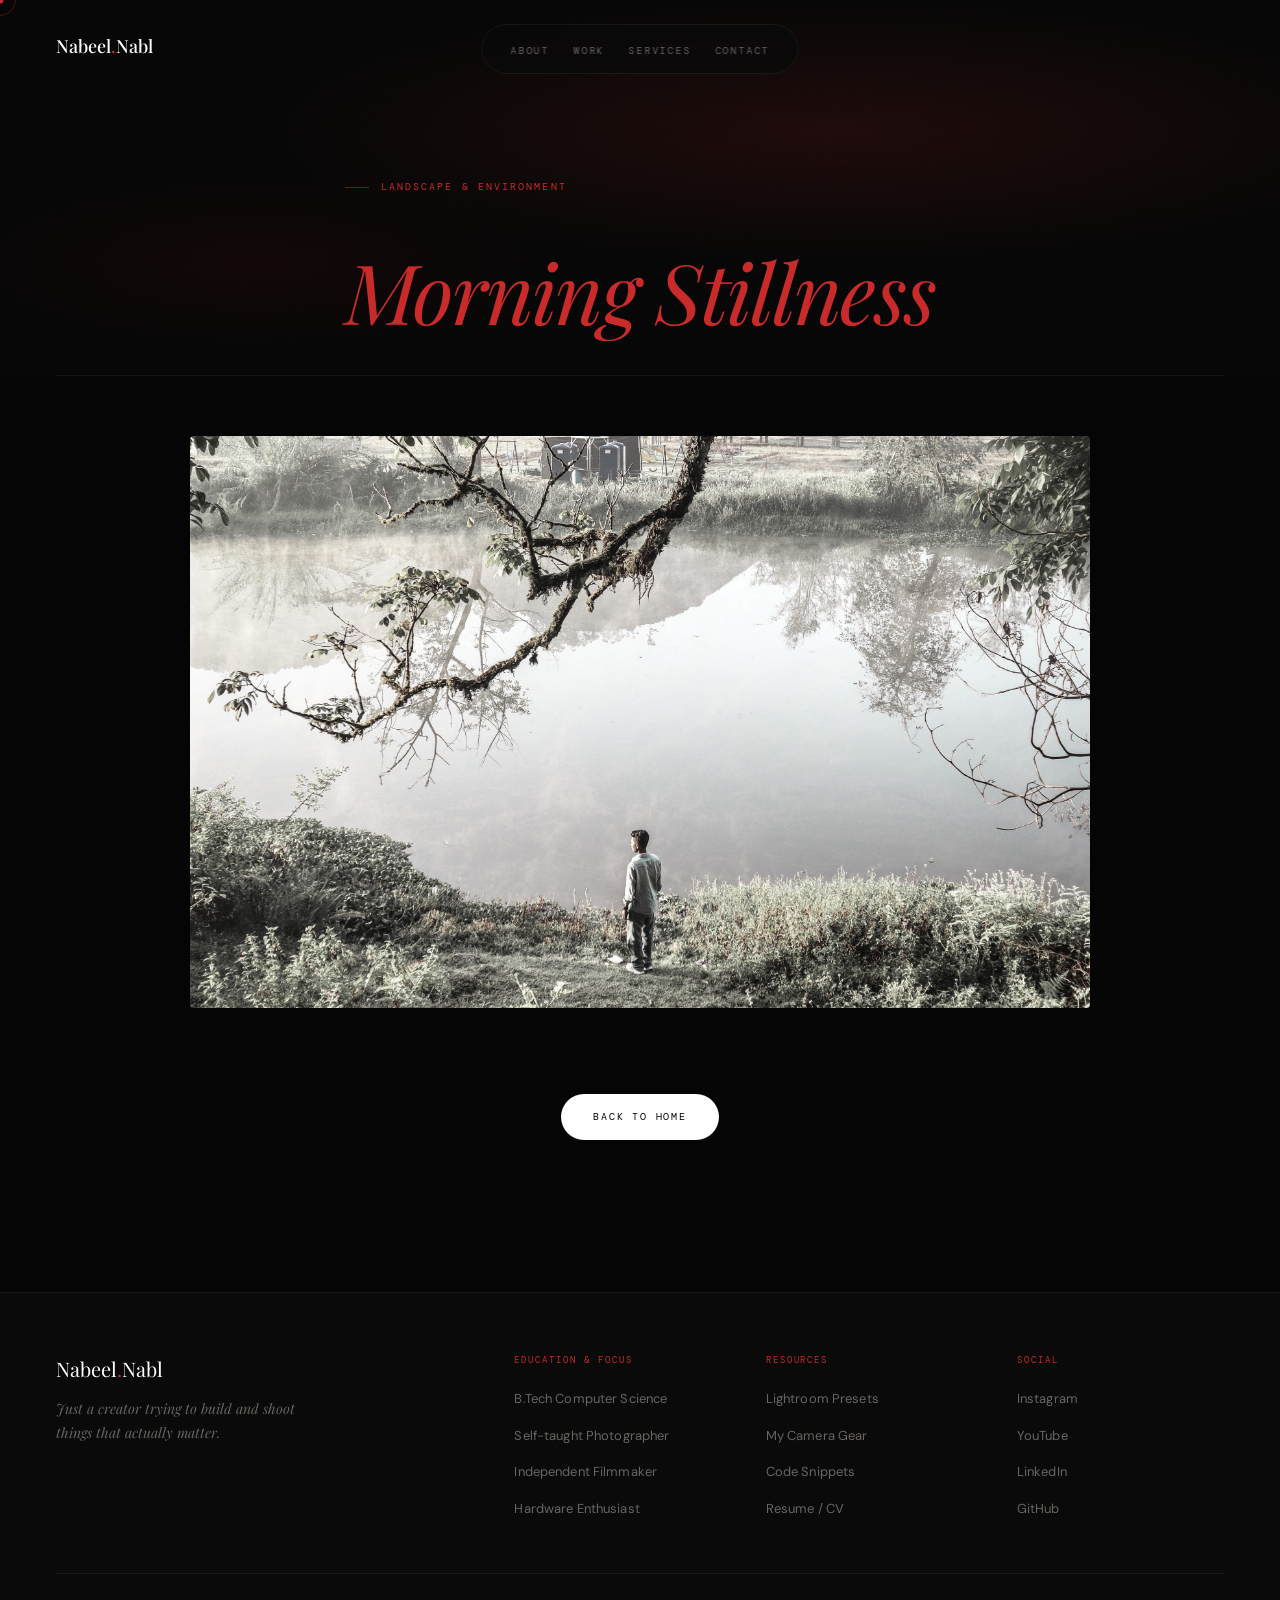
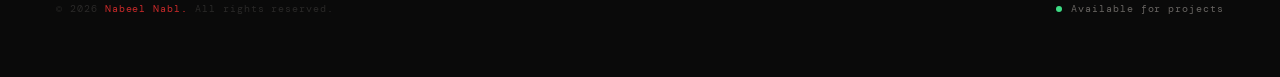
<file: gallery-1.html>
<!DOCTYPE html>
<html lang="en">

<head>
    <meta charset="UTF-8">
    <meta name="viewport" content="width=device-width, initial-scale=1.0">
    <title>Nabeel Nabl | Designer & Developer</title>
    <link rel="icon" href="assets/profile-4k.png" type="image/png">
    <link rel="preconnect" href="https://fonts.googleapis.com">
    <link
        href="https://fonts.googleapis.com/css2?family=Playfair+Display:ital,wght@0,400;0,500;0,700;1,400;1,500&family=DM+Sans:wght@300;400;500&family=DM+Mono:wght@300;400&display=swap"
        rel="stylesheet">
    <link rel="stylesheet" href="https://cdnjs.cloudflare.com/ajax/libs/font-awesome/6.4.0/css/all.min.css">
    <style>
        :root {
            --bg: #050505;
            --bg2: #0a0a0a;
            --bg3: #0f0f0f;
            --surface: #111;
            --border: rgba(255, 255, 255, .06);
            --border-h: rgba(255, 255, 255, .12);
            --text: #f0ede8;
            --muted: #686562;
            --dim: #2a2928;
            --red: #c92a2a;
            --red-glow: rgba(201, 42, 42, .18);
            --red-soft: rgba(201, 42, 42, .08);
            --white: #ffffff;
            --ease: cubic-bezier(.16, 1, .3, 1);
            --ease2: cubic-bezier(.4, 0, .2, 1);
        }

        *,
        *::before,
        *::after {
            box-sizing: border-box;
            margin: 0;
            padding: 0
        }

        html {
            scroll-behavior: smooth
        }

        body {
            background: var(--bg);
            color: var(--text);
            font-family: 'DM Sans', sans-serif;
            -webkit-font-smoothing: antialiased;
            overflow-x: hidden;
            cursor: none;
            line-height: 1.6
        }

        a {
            text-decoration: none;
            color: inherit;
            transition: all .3s var(--ease)
        }

        ul {
            list-style: none
        }

        img {
            max-width: 100%;
            display: block
        }

        ::-webkit-scrollbar {
            width: 2px
        }

        ::-webkit-scrollbar-track {
            background: var(--bg)
        }

        ::-webkit-scrollbar-thumb {
            background: var(--red)
        }

        /* CURSOR */
        #cur {
            position: fixed;
            top: 0;
            left: 0;
            pointer-events: none;
            z-index: 9999;
            width: 7px;
            height: 7px;
            background: var(--red);
            border-radius: 50%;
            transform: translate(-50%, -50%);
            transition: width .25s, height .25s
        }

        #cur-r {
            position: fixed;
            top: 0;
            left: 0;
            pointer-events: none;
            z-index: 9998;
            width: 32px;
            height: 32px;
            border: 1px solid rgba(201, 42, 42, .35);
            border-radius: 50%;
            transform: translate(-50%, -50%);
            transition: left .09s, top .09s, width .3s, height .3s, border-color .3s
        }

        body:has(a:hover) #cur,
        body:has(button:hover) #cur {
            width: 14px;
            height: 14px
        }

        body:has(a:hover) #cur-r,
        body:has(button:hover) #cur-r {
            width: 50px;
            height: 50px;
            border-color: var(--red)
        }

        /* Disable custom cursor on touch devices */
        @media (hover: none) and (pointer: coarse) {
            #cur, #cur-r { display: none !important; }
            body { cursor: auto !important; }
            a, button { cursor: pointer !important; }
        }

        /* NAV */
        #nav {
            position: fixed;
            top: 24px;
            left: 50%;
            transform: translateX(-50%);
            z-index: 200;
            padding: 11px 28px;
            background: rgba(10, 10, 10, .72);
            backdrop-filter: blur(20px);
            border: 1px solid var(--border);
            border-radius: 100px;
            display: flex;
            align-items: center;
            gap: 36px;
            transition: all .4s var(--ease);
            width: max-content
        }

        #nav.scrolled {
            background: rgba(5, 5, 5, .94);
            box-shadow: 0 8px 40px rgba(0, 0, 0, .6)
        }

        .nav-logo {
            font-family: 'Playfair Display', serif;
            font-size: 16px;
            font-weight: 500;
            color: var(--white);
            white-space: nowrap
        }

        .nav-logo span {
            color: var(--red)
        }

        .nav-links {
            display: flex;
            gap: 24px
        }

        .nav-links a {
            font-family: 'DM Mono', monospace;
            font-size: 10px;
            letter-spacing: .18em;
            text-transform: uppercase;
            color: var(--muted);
            transition: color .3s
        }

        .nav-links a:hover,
        .nav-links a.active {
            color: var(--text)
        }

        .hamburger {
            display: none;
            flex-direction: column;
            gap: 5px;
            cursor: pointer;
            padding: 4px
        }

        .hamburger span {
            display: block;
            width: 20px;
            height: 1.5px;
            background: var(--text);
            transition: all .3s var(--ease)
        }

        .hamburger.open span:nth-child(1) {
            transform: translateY(6.5px) rotate(45deg)
        }

        .hamburger.open span:nth-child(2) {
            opacity: 0;
            transform: scaleX(0)
        }

        .hamburger.open span:nth-child(3) {
            transform: translateY(-6.5px) rotate(-45deg)
        }

        #mob-menu {
            display: none;
            position: fixed;
            inset: 0;
            z-index: 190;
            background: rgba(5, 5, 5, .97);
            backdrop-filter: blur(24px);
            flex-direction: column;
            align-items: center;
            justify-content: center;
            gap: 32px
        }

        #mob-menu.open {
            display: flex
        }

        #mob-menu a {
            font-family: 'Playfair Display', serif;
            font-size: 34px;
            font-weight: 400;
            color: var(--muted);
            transition: color .3s
        }

        #mob-menu a:hover {
            color: var(--white)
        }

        /* HERO */
        #hero {
            min-height: 100vh;
            display: flex;
            flex-direction: column;
            justify-content: flex-end;
            padding: 0 max(56px, calc((100vw - 1200px) / 2)) 64px;
            position: relative;
            overflow: hidden
        }

        .h-ambient {
            position: absolute;
            inset: 0;
            pointer-events: none;
            background: radial-gradient(ellipse 70% 55% at 65% 35%, rgba(201, 42, 42, .13) 0%, transparent 65%),
                radial-gradient(ellipse 40% 40% at 20% 70%, rgba(180, 20, 20, .07) 0%, transparent 60%)
        }

        .h-grid {
            position: absolute;
            inset: 0;
            pointer-events: none;
            background-image: linear-gradient(rgba(255, 255, 255, .018) 1px, transparent 1px),
                linear-gradient(90deg, rgba(255, 255, 255, .018) 1px, transparent 1px);
            background-size: 72px 72px
        }

        .h-noise {
            position: absolute;
            inset: 0;
            pointer-events: none;
            opacity: .022;
            background-image: url("data:image/svg+xml,%3Csvg viewBox='0 0 256 256' xmlns='http://www.w3.org/2000/svg'%3E%3Cfilter id='n'%3E%3CfeTurbulence type='fractalNoise' baseFrequency='.85' numOctaves='4' stitchTiles='stitch'/%3E%3C/filter%3E%3Crect width='100%25' height='100%25' filter='url(%23n)'/%3E%3C/svg%3E")
        }

        .blob {
            position: absolute;
            border-radius: 50%;
            pointer-events: none;
            filter: blur(100px);
            opacity: 0;
            animation: blobF 20s ease-in-out infinite alternate, blobI 2s .5s ease forwards
        }

        .blob1 {
            width: 55vw;
            height: 55vw;
            background: radial-gradient(circle, rgba(201, 42, 42, .28) 0%, transparent 65%);
            top: -15%;
            right: -8%
        }

        .blob2 {
            width: 45vw;
            height: 45vw;
            background: radial-gradient(circle, rgba(160, 20, 20, .18) 0%, transparent 65%);
            bottom: -10%;
            left: -5%;
            animation-duration: 26s;
            animation-delay: -8s
        }

        @keyframes blobI {
            to {
                opacity: 1
            }
        }

        @keyframes blobF {
            0% {
                transform: translate(0, 0) scale(1)
            }

            50% {
                transform: translate(-4%, 6%) scale(1.08)
            }

            100% {
                transform: translate(5%, -4%) scale(.94)
            }
        }

        .h-brand {
            position: absolute;
            top: 32px;
            left: max(56px, calc((100vw - 1200px) / 2));
            font-family: 'Playfair Display', serif;
            font-size: 18px;
            font-weight: 500;
            color: var(--white);
            z-index: 10
        }

        .h-brand span {
            color: var(--red)
        }

        .h-content {
            display: flex;
            flex-direction: column;
            align-items: flex-start;
            gap: 28px;
            position: relative;
            z-index: 10;
        }

        .h-pill {
            font-family: 'DM Mono', monospace;
            font-size: 9.5px;
            letter-spacing: .22em;
            text-transform: uppercase;
            color: var(--muted);
            opacity: 0;
            transform: translateY(14px);
            animation: hUp .7s .3s var(--ease) forwards
        }

        .h-title {
            font-family: 'Playfair Display', serif;
            font-size: clamp(38px, 6.5vw, 92px);
            font-weight: 400;
            line-height: 1.05;
            letter-spacing: -.02em;
            color: var(--white);
            opacity: 0;
            transform: translateY(28px);
            animation: hUp .9s .5s var(--ease) forwards
        }

        .h-title em {
            font-style: italic;
            color: var(--red)
        }

        .h-tagline {
            font-family: 'Playfair Display', serif;
            font-style: italic;
            font-size: clamp(15px, 1.5vw, 20px);
            color: var(--text);
            max-width: 440px;
            line-height: 1.7;
            opacity: 0;
            transform: translateY(20px);
            animation: hUp .7s .7s var(--ease) forwards;
            margin-top: 12px;
        }

        .h-cta {
            display: inline-flex;
            align-items: center;
            gap: 10px;
            font-family: 'DM Mono', monospace;
            font-size: 10.5px;
            letter-spacing: .18em;
            text-transform: uppercase;
            color: var(--bg);
            background: var(--white);
            padding: 13px 26px;
            border-radius: 100px;
            transition: all .3s var(--ease);
            flex-shrink: 0;
            opacity: 0;
            transform: translateY(20px);
            animation: hUp .7s .9s var(--ease) forwards;
            margin-top: 8px;
        }

        .h-cta:hover {
            background: var(--red);
            color: var(--white);
            transform: translateY(-3px);
            box-shadow: 0 12px 36px var(--red-glow)
        }

        .h-scroll {
            display: flex;
            flex-direction: column;
            align-items: center;
            gap: 6px;
            font-family: 'DM Mono', monospace;
            font-size: 9px;
            letter-spacing: .2em;
            text-transform: uppercase;
            color: var(--dim);
            position: absolute;
            bottom: 64px;
            right: max(56px, calc((100vw - 1200px) / 2));
            z-index: 10;
        }

        .s-bar {
            width: 1px;
            height: 52px;
            background: linear-gradient(to bottom, var(--red), transparent);
            animation: sPulse 2.2s ease-in-out infinite
        }

        @keyframes sPulse {

            0%,
            100% {
                opacity: .3
            }

            50% {
                opacity: .9
            }
        }

        @keyframes hUp {
            to {
                opacity: 1;
                transform: translateY(0)
            }
        }

        /* DIVIDER */
        .divider {
            border: none;
            border-top: 1px solid var(--border);
            margin: 0 max(56px, calc((100vw - 1200px) / 2))
        }

        /* SECTION BASE */
        .section {
            padding: 112px max(56px, calc((100vw - 1200px) / 2));
            position: relative;
            width: 100%;
            max-width: 100%
        }

        .s-lbl {
            font-family: 'DM Mono', monospace;
            font-size: 9.5px;
            letter-spacing: .22em;
            text-transform: uppercase;
            color: var(--red);
            margin-bottom: 18px;
            display: flex;
            align-items: center;
            gap: 12px
        }

        .s-lbl::before {
            content: '';
            width: 24px;
            height: 1px;
            background: var(--red);
            opacity: .5
        }

        .s-h {
            font-family: 'Playfair Display', serif;
            font-size: clamp(34px, 4.5vw, 56px);
            font-weight: 400;
            color: var(--white);
            line-height: 1.1;
            letter-spacing: -.01em;
            margin-bottom: 52px
        }

        .s-h em {
            font-style: italic;
            color: var(--red)
        }

        /* REVEAL */
        .reveal {
            opacity: 0;
            transform: translateY(24px);
            transition: opacity .8s var(--ease), transform .8s var(--ease)
        }

        .reveal.on {
            opacity: 1;
            transform: none
        }

        .d1 {
            transition-delay: .08s
        }

        .d2 {
            transition-delay: .16s
        }

        .d3 {
            transition-delay: .24s
        }

        .d4 {
            transition-delay: .32s
        }

        /* ABOUT */
        #about {
            background: var(--bg2)
        }

        .about-g {
            display: grid;
            grid-template-columns: 1fr 1.8fr;
            gap: 100px;
            align-items: start;
            max-width: 100%
        }

        .a-img-wrap {
            position: relative;
            border-radius: 3px;
            overflow: hidden;
            max-width: 320px;
            margin: 0 auto 0 0;
        }

        .a-img-wrap img {
            width: 100%;
            aspect-ratio: 3/4;
            object-fit: cover;
            display: block;
            filter: grayscale(100%) brightness(.85);
            transition: filter .6s var(--ease)
        }

        .a-img-wrap:hover img {
            filter: grayscale(0%) brightness(1)
        }

        .img-frame {
            position: absolute;
            top: 10px;
            left: 10px;
            width: calc(100% - 20px);
            height: calc(100% - 20px);
            border: 1px solid var(--border-h);
            border-radius: 3px;
            pointer-events: none
        }

        .a-fallback {
            width: 100%;
            aspect-ratio: 3/4;
            background: linear-gradient(135deg, #111 0%, #181818 50%, #0d0d0d 100%);
            display: flex;
            flex-direction: column;
            align-items: center;
            justify-content: center;
            gap: 16px;
            color: var(--dim);
            font-family: 'DM Mono', monospace;
            font-size: 11px
        }

        .av-c {
            width: 76px;
            height: 76px;
            border-radius: 50%;
            border: 1px solid rgba(255, 255, 255, .1);
            display: flex;
            align-items: center;
            justify-content: center
        }

        .av-c span {
            font-family: 'Playfair Display', serif;
            font-size: 26px;
            color: var(--red)
        }

        .a-text h3 {
            font-family: 'Playfair Display', serif;
            font-size: 34px;
            font-weight: 400;
            color: var(--white);
            margin-bottom: 22px;
            line-height: 1.15
        }

        .a-text p {
            font-size: 15.5px;
            line-height: 1.8;
            color: var(--muted);
            margin-bottom: 16px
        }

        .chips {
            display: flex;
            flex-wrap: wrap;
            gap: 9px;
            margin-top: 28px
        }

        .chip {
            padding: 6px 15px;
            border: 1px solid var(--border);
            font-family: 'DM Mono', monospace;
            font-size: 9.5px;
            letter-spacing: .1em;
            text-transform: uppercase;
            color: var(--muted);
            border-radius: 100px;
            transition: all .3s var(--ease);
            cursor: default
        }

        .chip:hover {
            border-color: var(--red);
            color: var(--text);
            background: var(--red-soft)
        }

        .a-stats {
            display: grid;
            grid-template-columns: repeat(4, 1fr);
            gap: 2px;
            margin-top: 44px;
            border: 1px solid var(--border)
        }

        .st {
            padding: 22px 18px;
            background: var(--bg3);
            border-right: 1px solid var(--border);
            transition: background .3s;
            text-align: center
        }

        .st:last-child {
            border-right: none
        }

        .st:hover {
            background: var(--surface)
        }

        .st-n {
            font-family: 'Playfair Display', serif;
            font-size: 38px;
            font-weight: 400;
            color: var(--red);
            line-height: 1;
            margin-bottom: 5px
        }

        .st-l {
            font-family: 'DM Mono', monospace;
            font-size: 8.5px;
            letter-spacing: .15em;
            text-transform: uppercase;
            color: var(--muted)
        }

        /* PROJECTS */
        #projects {
            background: var(--bg)
        }

        .p-head {
            display: flex;
            align-items: flex-end;
            justify-content: space-between;
            margin-bottom: 48px
        }

        .p-cnt {
            font-family: 'DM Mono', monospace;
            font-size: 10px;
            letter-spacing: .15em;
            color: var(--dim);
            padding-bottom: 4px
        }

        .p-grid {
            display: grid;
            grid-template-columns: repeat(3, 1fr);
            gap: 2px
        }

        .p-card {
            position: relative;
            background: var(--surface);
            border: 1px solid var(--border);
            overflow: hidden;
            cursor: pointer;
            transition: border-color .4s var(--ease)
        }

        .p-card:hover {
            border-color: var(--border-h)
        }

        .p-stripe {
            position: absolute;
            top: 0;
            left: 0;
            width: 0;
            height: 2px;
            background: var(--red);
            transition: width .6s var(--ease)
        }

        .p-card:hover .p-stripe {
            width: 100%
        }

        .p-img {
            width: 100%;
            height: 240px;
            overflow: hidden;
            background: var(--bg3);
            position: relative
        }

        .p-img img {
            width: 100%;
            height: 100%;
            object-fit: cover;
            transition: transform .8s var(--ease);
            filter: brightness(.8)
        }

        .p-card:hover .p-img img {
            transform: scale(1.05);
            filter: brightness(1)
        }

        .p-img-ph {
            width: 100%;
            height: 100%;
            display: flex;
            align-items: center;
            justify-content: center;
            font-family: 'DM Mono', monospace;
            font-size: 10px;
            letter-spacing: .1em;
            color: var(--dim);
            background: linear-gradient(135deg, #111, #1a1a1a)
        }

        .p-body {
            padding: 32px 34px 36px
        }

        .p-meta {
            display: flex;
            justify-content: space-between;
            align-items: center;
            margin-bottom: 18px
        }

        .p-num {
            font-family: 'DM Mono', monospace;
            font-size: 9.5px;
            letter-spacing: .2em;
            color: var(--red);
            opacity: .7
        }

        .p-yr {
            font-family: 'DM Mono', monospace;
            font-size: 9.5px;
            letter-spacing: .15em;
            color: var(--dim)
        }

        .p-title {
            font-family: 'Playfair Display', serif;
            font-size: 24px;
            font-weight: 400;
            color: var(--white);
            margin-bottom: 12px;
            transition: color .3s;
            line-height: 1.2
        }

        .p-card:hover .p-title {
            color: var(--red)
        }

        .p-desc {
            font-size: 13.5px;
            color: var(--muted);
            line-height: 1.75;
            margin-bottom: 24px
        }

        .p-stk {
            display: flex;
            gap: 8px;
            flex-wrap: wrap;
            margin-bottom: 24px
        }

        .stag {
            font-family: 'DM Mono', monospace;
            font-size: 9px;
            letter-spacing: .1em;
            color: var(--dim);
            border: 1px solid var(--border);
            padding: 4px 10px;
            transition: all .3s var(--ease)
        }

        .p-card:hover .stag {
            border-color: rgba(201, 42, 42, .2);
            color: var(--muted)
        }

        .p-lnk {
            display: inline-flex;
            align-items: center;
            gap: 9px;
            font-family: 'DM Mono', monospace;
            font-size: 9.5px;
            letter-spacing: .15em;
            text-transform: uppercase;
            color: var(--red);
            border-bottom: 1px solid transparent;
            padding-bottom: 2px;
            transition: border-color .3s
        }

        .p-lnk:hover {
            border-color: var(--red)
        }

        .p-lnk svg {
            transition: transform .3s var(--ease)
        }

        .p-lnk:hover svg {
            transform: translate(4px, -4px)
        }

        .p-ghost {
            position: absolute;
            bottom: -10px;
            right: 18px;
            font-family: 'Playfair Display', serif;
            font-size: 130px;
            font-weight: 700;
            line-height: 1;
            color: rgba(255, 255, 255, .02);
            pointer-events: none;
            transition: color .4s
        }

        .p-card:hover .p-ghost {
            color: rgba(201, 42, 42, .04)
        }

        /* PARALLAX BANNER */
        .par {
            background-attachment: fixed;
            background-position: center;
            background-repeat: no-repeat;
            background-size: cover;
            padding: 130px max(56px, calc((100vw - 1200px) / 2));
            display: flex;
            align-items: center;
            border-top: 1px solid var(--border);
            border-bottom: 1px solid var(--border);
            position: relative;
            overflow: hidden
        }

        .par::after {
            content: '';
            position: absolute;
            inset: 0;
            background: linear-gradient(135deg, rgba(0, 0, 0, .78) 0%, rgba(0, 0, 0, .5) 100%);
            pointer-events: none
        }

        .par-in {
            position: relative;
            z-index: 1;
            max-width: 600px
        }

        .par-in h2 {
            font-family: 'Playfair Display', serif;
            font-size: clamp(30px, 4vw, 50px);
            font-weight: 400;
            color: var(--white);
            margin-bottom: 18px;
            line-height: 1.15
        }

        .par-in h2 em {
            font-style: italic;
            color: var(--red)
        }

        .par-in p {
            font-size: 15.5px;
            color: rgba(220, 220, 220, .78);
            line-height: 1.75;
            letter-spacing: .3px
        }

        /* SERVICES */
        #services {
            background: var(--bg2)
        }

        .svc-g {
            display: grid;
            grid-template-columns: repeat(2, 1fr);
            gap: 2px;
            max-width: 100%
        }

        .svc {
            padding: 44px 40px;
            background: var(--bg3);
            border: 1px solid var(--border);
            position: relative;
            overflow: hidden;
            transition: border-color .4s var(--ease), background .4s
        }

        .svc:hover {
            border-color: var(--border-h);
            background: var(--surface)
        }

        .svc::before {
            content: '';
            position: absolute;
            top: 0;
            left: 0;
            width: 2px;
            height: 0;
            background: var(--red);
            transition: height .5s var(--ease)
        }

        .svc:hover::before {
            height: 100%
        }

        .svc i {
            font-size: 22px;
            color: var(--red);
            margin-bottom: 24px;
            display: block;
            opacity: .8;
            transition: opacity .3s
        }

        .svc:hover i {
            opacity: 1
        }

        .svc h3 {
            font-family: 'Playfair Display', serif;
            font-size: 22px;
            font-weight: 400;
            color: var(--white);
            margin-bottom: 14px
        }

        .svc p {
            font-size: 13.5px;
            color: var(--muted);
            line-height: 1.8
        }

        .svc-n {
            position: absolute;
            bottom: 24px;
            right: 28px;
            font-family: 'Playfair Display', serif;
            font-size: 60px;
            font-weight: 400;
            color: rgba(255, 255, 255, .022);
            line-height: 1;
            pointer-events: none;
            transition: color .4s
        }

        .svc:hover .svc-n {
            color: rgba(201, 42, 42, .06)
        }

        /* CONTACT */
        #contact {
            background: var(--bg)
        }

        .ct-wrap {
            display: grid;
            grid-template-columns: 1fr 1.4fr;
            gap: 80px;
            max-width: 100%
        }

        .ct-left h2 {
            font-family: 'Playfair Display', serif;
            font-size: clamp(34px, 4vw, 52px);
            font-weight: 400;
            color: var(--white);
            line-height: 1.1;
            margin-bottom: 18px
        }

        .ct-left h2 em {
            font-style: italic;
            color: var(--red)
        }

        .ct-sub {
            font-size: 15.5px;
            color: var(--muted);
            line-height: 1.75;
            margin-bottom: 36px
        }

        .soc-row {
            display: flex;
            gap: 12px;
            margin-top: 4px
        }

        .soc {
            width: 42px;
            height: 42px;
            border-radius: 50%;
            background: var(--surface);
            border: 1px solid var(--border);
            display: flex;
            align-items: center;
            justify-content: center;
            font-size: 14px;
            color: var(--muted);
            transition: all .3s var(--ease)
        }

        .soc:hover {
            background: var(--red);
            color: var(--white);
            border-color: var(--red);
            transform: translateY(-3px);
            box-shadow: 0 8px 24px var(--red-glow)
        }

        .ct-form {
            display: flex;
            flex-direction: column;
            gap: 18px
        }

        .fg {
            display: flex;
            flex-direction: column;
            gap: 7px
        }

        .fg label {
            font-family: 'DM Mono', monospace;
            font-size: 9.5px;
            letter-spacing: .18em;
            text-transform: uppercase;
            color: var(--muted)
        }

        .fg input,
        .fg textarea {
            padding: 15px 16px;
            background: var(--surface);
            border: 1px solid var(--border);
            color: var(--text);
            font-family: 'DM Sans', sans-serif;
            font-size: 14px;
            outline: none;
            transition: border-color .3s var(--ease);
            border-radius: 2px;
            resize: none
        }

        .fg input:focus,
        .fg textarea:focus {
            border-color: var(--red)
        }

        .fg input::placeholder,
        .fg textarea::placeholder {
            color: var(--dim)
        }

        .sub-btn {
            align-self: flex-start;
            margin-top: 6px;
            font-family: 'DM Mono', monospace;
            font-size: 10px;
            letter-spacing: .18em;
            text-transform: uppercase;
            color: var(--bg);
            background: var(--white);
            border: none;
            padding: 15px 32px;
            cursor: pointer;
            border-radius: 100px;
            transition: all .3s var(--ease)
        }

        .sub-btn:hover {
            background: var(--red);
            color: var(--white);
            transform: translateY(-2px);
            box-shadow: 0 10px 32px var(--red-glow)
        }

        .f-err {
            font-family: 'DM Mono', monospace;
            font-size: 10px;
            letter-spacing: .1em;
            color: var(--red);
            margin-top: -8px;
            margin-bottom: 6px;
            display: none;
        }

        /* POPUP */
        .pop-overlay {
            position: fixed;
            inset: 0;
            background: rgba(5, 5, 5, 0.85);
            backdrop-filter: blur(8px);
            z-index: 1000;
            display: flex;
            align-items: center;
            justify-content: center;
            opacity: 0;
            pointer-events: none;
            transition: opacity 0.4s var(--ease);
        }

        .pop-overlay.active {
            opacity: 1;
            pointer-events: all;
        }

        .pop-box {
            background: var(--surface);
            border: 1px solid var(--border);
            padding: 50px 40px;
            border-radius: 4px;
            text-align: center;
            max-width: 400px;
            width: 90%;
            transform: translateY(20px);
            transition: transform 0.4s var(--ease);
        }

        .pop-overlay.active .pop-box {
            transform: translateY(0);
        }

        .pop-icon {
            font-size: 44px;
            color: var(--red);
            margin-bottom: 24px;
        }

        .pop-box h3 {
            font-family: 'Playfair Display', serif;
            font-size: 26px;
            color: var(--white);
            margin-bottom: 14px;
        }

        .pop-box p {
            font-size: 14.5px;
            color: var(--muted);
            line-height: 1.6;
            margin-bottom: 32px;
        }

        .pop-btn {
            background: var(--white);
            color: var(--bg);
            border: none;
            padding: 14px 34px;
            font-family: 'DM Mono', monospace;
            font-size: 10px;
            text-transform: uppercase;
            letter-spacing: .15em;
            border-radius: 100px;
            cursor: pointer;
            transition: all 0.3s;
        }

        .pop-btn:hover {
            background: var(--red);
            color: var(--white);
            box-shadow: 0 8px 32px var(--red-glow);
        }

        /* FOOTER */
        footer {
            background: var(--bg2);
            border-top: 1px solid var(--border);
            padding: 60px max(56px, calc((100vw - 1200px) / 2))
        }

        .ft {
            display: grid;
            grid-template-columns: 2fr 1fr 1fr 1fr;
            gap: 44px;
            max-width: 1200px;
            margin: 0 auto 52px
        }

        .f-logo {
            font-family: 'Playfair Display', serif;
            font-size: 20px;
            font-weight: 400;
            color: var(--white);
            margin-bottom: 12px;
            display: block
        }

        .f-logo span {
            color: var(--red)
        }

        .f-bio {
            font-size: 14px;
            line-height: 1.75;
            color: var(--muted);
            max-width: 270px;
            font-style: italic;
            font-family: 'Playfair Display', serif
        }

        .fc-t {
            font-family: 'DM Mono', monospace;
            font-size: 9px;
            letter-spacing: .22em;
            text-transform: uppercase;
            color: var(--red);
            margin-bottom: 18px
        }

        .fc ul {
            display: flex;
            flex-direction: column;
            gap: 11px
        }

        .fc ul a {
            font-size: 13px;
            color: var(--muted);
            transition: color .3s;
            letter-spacing: .01em
        }

        .fc ul a:hover {
            color: var(--text)
        }

        .fb {
            max-width: 1200px;
            margin: 0 auto;
            display: flex;
            justify-content: space-between;
            align-items: center;
            padding-top: 28px;
            border-top: 1px solid var(--border);
            flex-wrap: wrap;
            gap: 14px
        }

        .f-copy {
            font-family: 'DM Mono', monospace;
            font-size: 9.5px;
            letter-spacing: .1em;
            color: var(--dim)
        }

        .f-copy span {
            color: var(--red)
        }

        .f-stat {
            display: flex;
            align-items: center;
            gap: 9px;
            font-family: 'DM Mono', monospace;
            font-size: 9.5px;
            letter-spacing: .1em;
            color: var(--muted)
        }

        .dot {
            width: 6px;
            height: 6px;
            border-radius: 50%;
            background: #3ddc84;
            animation: dpulse 2s ease-in-out infinite
        }

        @keyframes dpulse {

            0%,
            100% {
                box-shadow: 0 0 0 0 rgba(61, 220, 132, .5)
            }

            50% {
                box-shadow: 0 0 0 5px rgba(61, 220, 132, 0)
            }
        }

        /* RESPONSIVE */
        @media(max-width:1024px) {
            .p-img { height: auto; aspect-ratio: 16/10; } /* Make images proportional */
        }

        @media(max-width:960px) {
            .section { padding: 72px 28px; }
            .divider { margin: 0 28px; }
            footer { padding: 64px 28px 28px 28px; }
            
            #hero { padding: 120px 28px 56px; justify-content: center; }
            .h-brand { left: 28px; top: 28px; }
            
            /* Fix Parallax Desktop Zoom Glitch */
            .par { padding: 72px 28px; background-attachment: scroll !important; }
            
            .about-g, .ct-wrap { grid-template-columns: 1fr; gap: 56px; }
            .a-img-wrap { margin: 0 auto !important; width: 100%; max-width: 380px; }
            .p-grid, .svc-g { grid-template-columns: 1fr; }
            .p-card.wide { grid-column: span 1; }
            .ft { grid-template-columns: 1fr 1fr; gap: 32px; }
            .a-stats { grid-template-columns: repeat(2, 1fr); }
            .st:nth-child(2) { border-right: none; }
            
            .nav-links { display: none; }
            #nav { left: auto; right: 28px; top: 24px; transform: none; width: 54px; height: 54px; padding: 0; justify-content: center; border-radius: 50%; }
            .hamburger { display: flex; margin: 0 auto; }
            .h-foot { flex-direction: column; align-items: flex-start; gap: 24px; }
        }

        @media(max-width:600px) {
            /* Reduce Typography Ceilings */
            .s-h { font-size: 32px; }
            .a-text h3 { font-size: 28px; margin-bottom: 16px; }
            .ct-left h2 { font-size: 32px; }
            .p-title { font-size: 22px; }
            .svc h3 { font-size: 20px; }
            .st-n { font-size: 34px; }
            
            /* Squeeze internal paddings */
            .svc { padding: 32px 28px; }
            .p-body { padding: 24px 24px 28px; }
            .pop-box { padding: 36px 24px; }
            
            /* Core Structural Folds */
            .ft { grid-template-columns: 1fr; }
            .fb { flex-direction: column; text-align: center; }
            .a-stats { grid-template-columns: 1fr 1fr; }
        }
    </style>
</head>

<body>

    <div id="cur"></div>
    <div id="cur-r"></div>

    <!-- MOBILE MENU -->
    <div id="mob-menu">
        <a href="index.html#about">About</a>
        <a href="index.html#projects">Work</a>
        <a href="index.html#services">Services</a>
        <a href="index.html#contact">Contact</a>
    </div>

    <!-- NAV -->
    <nav id="nav">
        <ul class="nav-links">
            <li><a href="index.html#about">About</a></li>
            <li><a href="index.html#projects">Work</a></li>
            <li><a href="index.html#services">Services</a></li>
            <li><a href="index.html#contact">Contact</a></li>
        </ul>
        <div class="hamburger" id="ham">
            <span></span><span></span><span></span>
        </div>
    </nav>

    <!-- ── GALLERY HERO ── -->
<section id="hero" style="min-height: 40vh; padding: 120px 5% 40px; display: flex; flex-direction: column; align-items: center; justify-content: center; position: relative;">
    <div class="h-ambient"></div>
    <div class="h-noise"></div>
    <div class="h-brand" style="z-index: 10;"><a href="index.html" style="color:white; text-decoration:none;">Nabeel<span>.</span>Nabl</a></div>
    
    <div class="h-content" style="text-align: center; z-index: 10; margin-top: 60px;">
        <div class="s-lbl fade-in visible" style="margin-bottom: 24px;">Landscape & Environment</div>
        <h1 class="h-title fade-in visible" style="transform: none; margin-bottom: 0;">
            <em>Morning Stillness</em>
        </h1>
    </div>
</section>

<hr class="divider">

<!-- ── GALLERY GRID ── -->
<section class="section" style="padding-top: 60px; min-height: 50vh;">
    <div class="gallery-grid" style="display: grid; grid-template-columns: repeat(auto-fit, minmax(320px, 1fr)); gap: 32px; max-width: 1200px; margin: 0 auto;">
        <div class="g-item reveal d1" style="overflow: hidden; border-radius: 4px; max-width: 900px; margin: 0 auto; grid-column: 1 / -1;">
            <img src="assets/landscape-sunrise.jpg.jpeg" alt="Cover image" style="width:100%; height:auto; object-fit: cover; filter: grayscale(80%); transition: all 0.5s ease; cursor: pointer;" onmouseover="this.style.filter='grayscale(0%)'; this.style.transform='scale(1.02)';" onmouseout="this.style.filter='grayscale(80%)'; this.style.transform='scale(1)';">
        </div>
    </div>
    
    <div style="text-align: center; margin-top: 80px; margin-bottom: 40px;">
        <a href="index.html#projects" class="sub-btn" style="display:inline-block; text-decoration:none;">Back to Home</a>
    </div>
</section>

<!-- ── FOOTER ── -->
    <footer>
        <div class="ft">
            <div>
                <span class="f-logo">Nabeel<span>.</span>Nabl</span>
                <p class="f-bio">Just a creator trying to build and shoot things that actually matter.</p>
            </div>
            <div class="fc">
                <div class="fc-t">Education & Focus</div>
                <ul>
                    <li><a href="#">B.Tech Computer Science</a></li>
                    <li><a href="#">Self-taught Photographer</a></li>
                    <li><a href="#">Independent Filmmaker</a></li>
                    <li><a href="#">Hardware Enthusiast</a></li>
                </ul>
            </div>
            <div class="fc">
                <div class="fc-t">Resources</div>
                <ul>
                    <li><a href="#">Lightroom Presets</a></li>
                    <li><a href="#">My Camera Gear</a></li>
                    <li><a href="#">Code Snippets</a></li>
                    <li><a href="#">Resume / CV</a></li>
                </ul>
            </div>
            <div class="fc">
                <div class="fc-t">Social</div>
                <ul>
                    <li><a href="https://instagram.com/nabeelnabl" target="_blank">Instagram</a></li>
                    <li><a href="#">YouTube</a></li>
                    <li><a href="https://www.linkedin.com/in/nabeelnabl/" target="_blank">LinkedIn</a></li>
                    <li><a href="https://github.com/nabeelnabl" target="_blank">GitHub</a></li>
                </ul>
            </div>
        </div>
        <div class="fb">
            <p class="f-copy">© 2026 <span>Nabeel Nabl.</span> All rights reserved.</p>
            <div class="f-stat">
                <div class="dot"></div>Available for projects
            </div>
        </div>
    </footer>

    <!-- POPUP -->
    <div id="popup" class="pop-overlay">
        <div class="pop-box">
            <i class="fa-regular fa-circle-check pop-icon"></i>
            <h3>Message Sent</h3>
            <p>Thanks for reaching out! I'll review your details and get back to you within 24 hours.</p>
            <button class="pop-btn" onclick="document.getElementById('popup').classList.remove('active')">Close</button>
        </div>
    </div>

    <script>
        /* Form Validation */
        let submitted = false;
        function validateForm() {
            const emailInp = document.getElementById('email');
            const err = document.getElementById('f-err');
            const regex = /^[^\s@]+@[^\s@]+\.[^\s@]+$/;
            
            if(!regex.test(emailInp.value)) {
                err.style.display = 'block';
                return false;
            }
            err.style.display = 'none';
            submitted = true;
            return true;
        }

        /* Cursor */
        const cur = document.getElementById('cur'), curR = document.getElementById('cur-r');
        let mx = 0, my = 0, rx = 0, ry = 0;
        document.addEventListener('mousemove', e => { mx = e.clientX; my = e.clientY; cur.style.left = mx + 'px'; cur.style.top = my + 'px' });
        (function loop() { rx += (mx - rx) * .1; ry += (my - ry) * .1; curR.style.left = rx + 'px'; curR.style.top = ry + 'px'; requestAnimationFrame(loop) })();

        /* Nav */
        const nav = document.getElementById('nav');
        window.addEventListener('scroll', () => nav.classList.toggle('scrolled', window.scrollY > 40), { passive: true });

        /* Hamburger */
        const ham = document.getElementById('ham'), mob = document.getElementById('mob-menu');
        ham.addEventListener('click', () => {
            ham.classList.toggle('open'); mob.classList.toggle('open');
            document.body.style.overflow = mob.classList.contains('open') ? 'hidden' : '';
        });
        mob.querySelectorAll('a').forEach(a => a.addEventListener('click', () => {
            ham.classList.remove('open'); mob.classList.remove('open'); document.body.style.overflow = '';
        }));

        /* Reveal */
        document.querySelectorAll('.reveal').forEach(el => {
            new IntersectionObserver(([e]) => { if (e.isIntersecting) el.classList.add('on') }, { threshold: .1, rootMargin: '0px 0px -28px 0px' }).observe(el);
        });

        /* Active nav */
        const secs = ['about', 'projects', 'services', 'contact'];
        const nlinks = document.querySelectorAll('.nav-links a');
        window.addEventListener('scroll', () => {
            let cur2 = '';
            secs.forEach(id => { const el = document.getElementById(id); if (el && window.scrollY >= el.offsetTop - 140) cur2 = id; });
            nlinks.forEach(a => { const h = a.getAttribute('href').replace('#', ''); a.classList.toggle('active', h === cur2); });
        }, { passive: true });

        /* Hero parallax */
        window.addEventListener('scroll', () => {
            const y = window.scrollY, t = document.querySelector('.h-title');
            if (t && y < window.innerHeight) t.style.transform = `translateY(${y * .11}px)`;
        }, { passive: true });

        /* Mobile Banner Parallax */
        const mPar = document.querySelector('.par');
        window.addEventListener('scroll', () => {
            if (mPar && window.innerWidth <= 960) {
                const rect = mPar.getBoundingClientRect();
                if (rect.top <= window.innerHeight && rect.bottom >= 0) {
                    const totalTravel = window.innerHeight + rect.height;
                    const scrolled = window.innerHeight - rect.top;
                    const percentage = (scrolled / totalTravel) * 100;
                    mPar.style.backgroundPosition = `center ${percentage}%`;
                }
            } else if (mPar) {
                mPar.style.backgroundPosition = '';
            }
        }, { passive: true });
    </script>
</body>

</html>
</file>
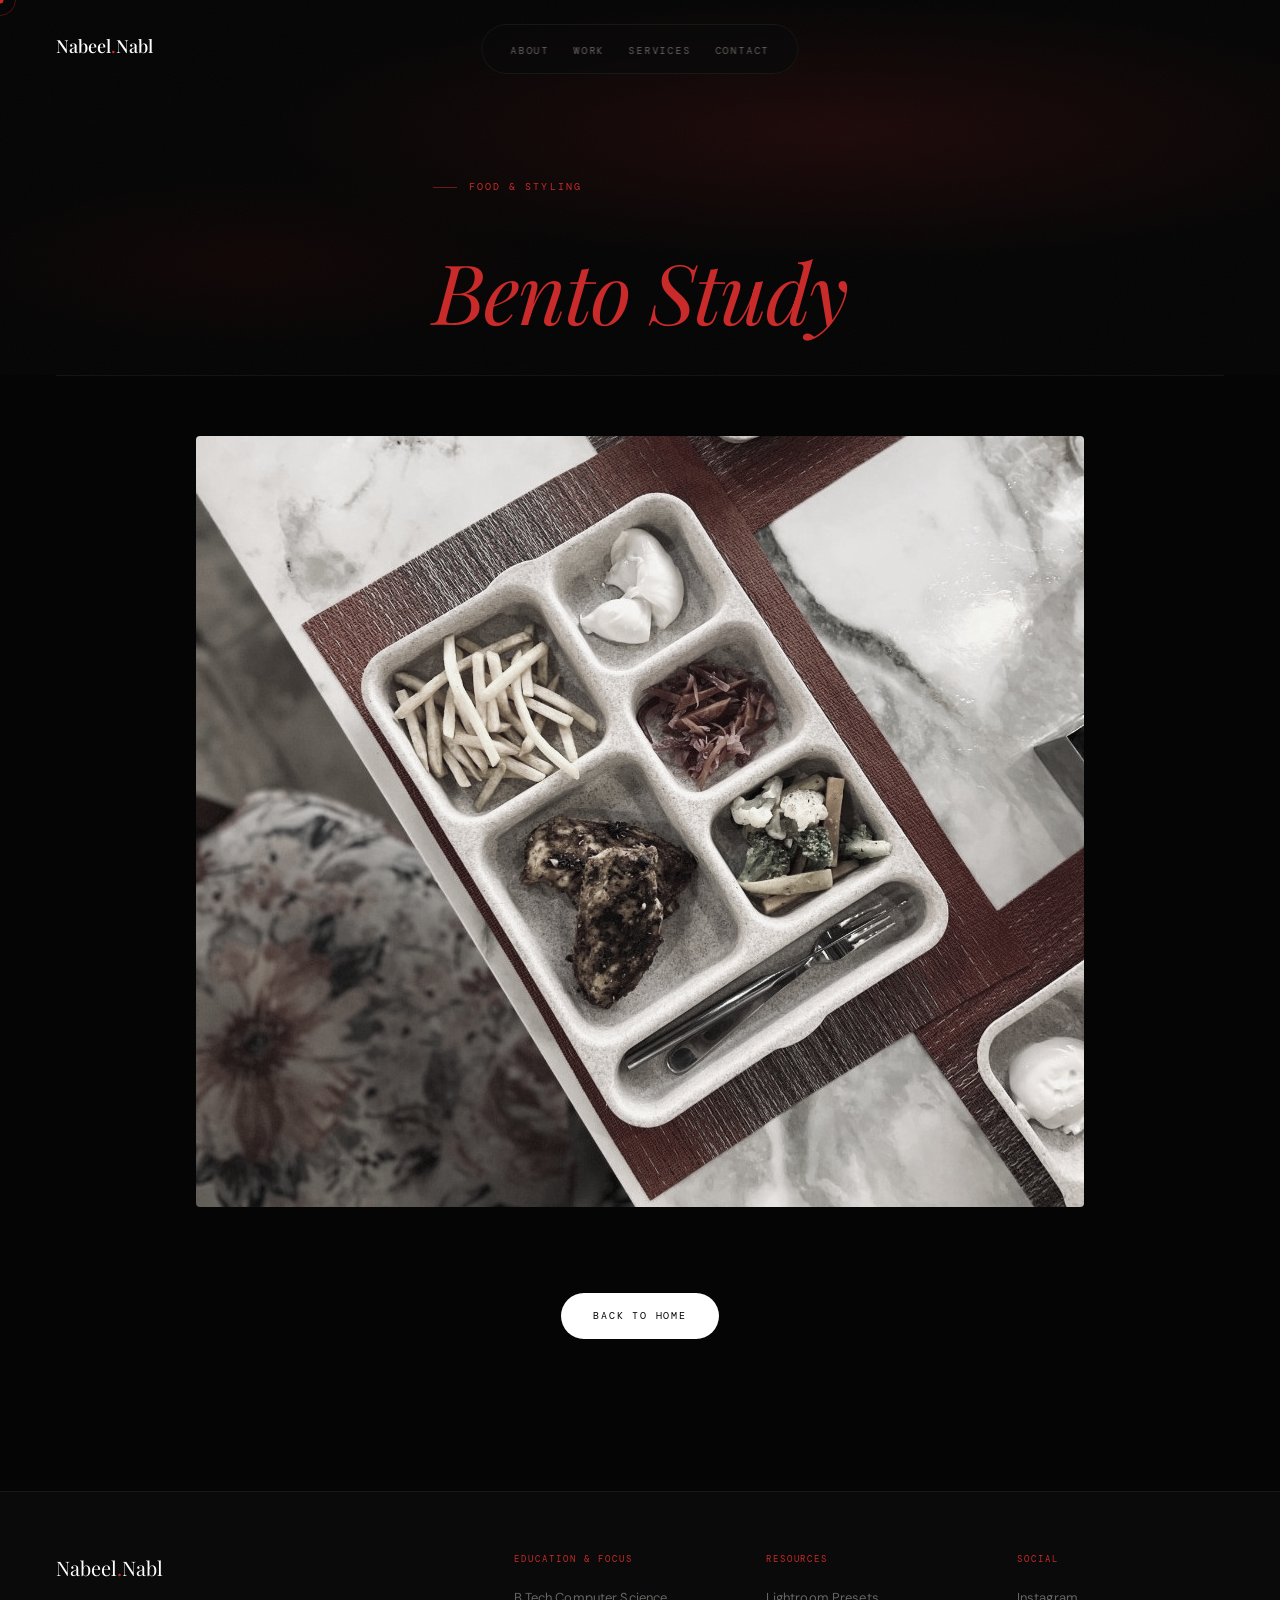
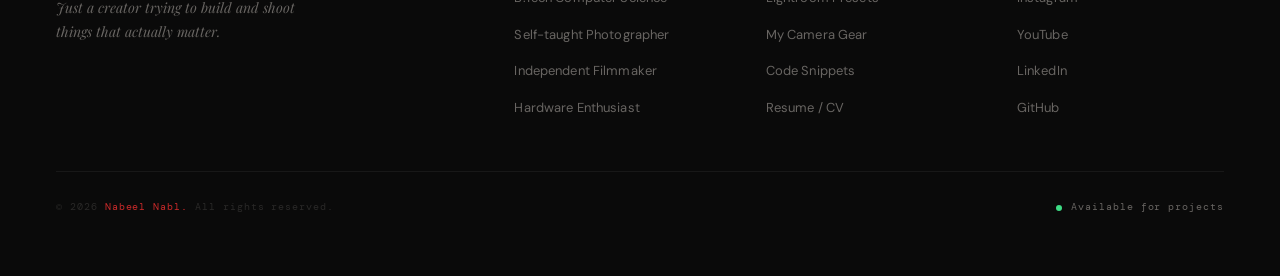
<file: gallery-2.html>
<!DOCTYPE html>
<html lang="en">

<head>
    <meta charset="UTF-8">
    <meta name="viewport" content="width=device-width, initial-scale=1.0">
    <title>Nabeel Nabl | Designer & Developer</title>
    <link rel="icon" href="assets/profile-4k.png" type="image/png">
    <link rel="preconnect" href="https://fonts.googleapis.com">
    <link
        href="https://fonts.googleapis.com/css2?family=Playfair+Display:ital,wght@0,400;0,500;0,700;1,400;1,500&family=DM+Sans:wght@300;400;500&family=DM+Mono:wght@300;400&display=swap"
        rel="stylesheet">
    <link rel="stylesheet" href="https://cdnjs.cloudflare.com/ajax/libs/font-awesome/6.4.0/css/all.min.css">
    <style>
        :root {
            --bg: #050505;
            --bg2: #0a0a0a;
            --bg3: #0f0f0f;
            --surface: #111;
            --border: rgba(255, 255, 255, .06);
            --border-h: rgba(255, 255, 255, .12);
            --text: #f0ede8;
            --muted: #686562;
            --dim: #2a2928;
            --red: #c92a2a;
            --red-glow: rgba(201, 42, 42, .18);
            --red-soft: rgba(201, 42, 42, .08);
            --white: #ffffff;
            --ease: cubic-bezier(.16, 1, .3, 1);
            --ease2: cubic-bezier(.4, 0, .2, 1);
        }

        *,
        *::before,
        *::after {
            box-sizing: border-box;
            margin: 0;
            padding: 0
        }

        html {
            scroll-behavior: smooth
        }

        body {
            background: var(--bg);
            color: var(--text);
            font-family: 'DM Sans', sans-serif;
            -webkit-font-smoothing: antialiased;
            overflow-x: hidden;
            cursor: none;
            line-height: 1.6
        }

        a {
            text-decoration: none;
            color: inherit;
            transition: all .3s var(--ease)
        }

        ul {
            list-style: none
        }

        img {
            max-width: 100%;
            display: block
        }

        ::-webkit-scrollbar {
            width: 2px
        }

        ::-webkit-scrollbar-track {
            background: var(--bg)
        }

        ::-webkit-scrollbar-thumb {
            background: var(--red)
        }

        /* CURSOR */
        #cur {
            position: fixed;
            top: 0;
            left: 0;
            pointer-events: none;
            z-index: 9999;
            width: 7px;
            height: 7px;
            background: var(--red);
            border-radius: 50%;
            transform: translate(-50%, -50%);
            transition: width .25s, height .25s
        }

        #cur-r {
            position: fixed;
            top: 0;
            left: 0;
            pointer-events: none;
            z-index: 9998;
            width: 32px;
            height: 32px;
            border: 1px solid rgba(201, 42, 42, .35);
            border-radius: 50%;
            transform: translate(-50%, -50%);
            transition: left .09s, top .09s, width .3s, height .3s, border-color .3s
        }

        body:has(a:hover) #cur,
        body:has(button:hover) #cur {
            width: 14px;
            height: 14px
        }

        body:has(a:hover) #cur-r,
        body:has(button:hover) #cur-r {
            width: 50px;
            height: 50px;
            border-color: var(--red)
        }

        /* Disable custom cursor on touch devices */
        @media (hover: none) and (pointer: coarse) {
            #cur, #cur-r { display: none !important; }
            body { cursor: auto !important; }
            a, button { cursor: pointer !important; }
        }

        /* NAV */
        #nav {
            position: fixed;
            top: 24px;
            left: 50%;
            transform: translateX(-50%);
            z-index: 200;
            padding: 11px 28px;
            background: rgba(10, 10, 10, .72);
            backdrop-filter: blur(20px);
            border: 1px solid var(--border);
            border-radius: 100px;
            display: flex;
            align-items: center;
            gap: 36px;
            transition: all .4s var(--ease);
            width: max-content
        }

        #nav.scrolled {
            background: rgba(5, 5, 5, .94);
            box-shadow: 0 8px 40px rgba(0, 0, 0, .6)
        }

        .nav-logo {
            font-family: 'Playfair Display', serif;
            font-size: 16px;
            font-weight: 500;
            color: var(--white);
            white-space: nowrap
        }

        .nav-logo span {
            color: var(--red)
        }

        .nav-links {
            display: flex;
            gap: 24px
        }

        .nav-links a {
            font-family: 'DM Mono', monospace;
            font-size: 10px;
            letter-spacing: .18em;
            text-transform: uppercase;
            color: var(--muted);
            transition: color .3s
        }

        .nav-links a:hover,
        .nav-links a.active {
            color: var(--text)
        }

        .hamburger {
            display: none;
            flex-direction: column;
            gap: 5px;
            cursor: pointer;
            padding: 4px
        }

        .hamburger span {
            display: block;
            width: 20px;
            height: 1.5px;
            background: var(--text);
            transition: all .3s var(--ease)
        }

        .hamburger.open span:nth-child(1) {
            transform: translateY(6.5px) rotate(45deg)
        }

        .hamburger.open span:nth-child(2) {
            opacity: 0;
            transform: scaleX(0)
        }

        .hamburger.open span:nth-child(3) {
            transform: translateY(-6.5px) rotate(-45deg)
        }

        #mob-menu {
            display: none;
            position: fixed;
            inset: 0;
            z-index: 190;
            background: rgba(5, 5, 5, .97);
            backdrop-filter: blur(24px);
            flex-direction: column;
            align-items: center;
            justify-content: center;
            gap: 32px
        }

        #mob-menu.open {
            display: flex
        }

        #mob-menu a {
            font-family: 'Playfair Display', serif;
            font-size: 34px;
            font-weight: 400;
            color: var(--muted);
            transition: color .3s
        }

        #mob-menu a:hover {
            color: var(--white)
        }

        /* HERO */
        #hero {
            min-height: 100vh;
            display: flex;
            flex-direction: column;
            justify-content: flex-end;
            padding: 0 max(56px, calc((100vw - 1200px) / 2)) 64px;
            position: relative;
            overflow: hidden
        }

        .h-ambient {
            position: absolute;
            inset: 0;
            pointer-events: none;
            background: radial-gradient(ellipse 70% 55% at 65% 35%, rgba(201, 42, 42, .13) 0%, transparent 65%),
                radial-gradient(ellipse 40% 40% at 20% 70%, rgba(180, 20, 20, .07) 0%, transparent 60%)
        }

        .h-grid {
            position: absolute;
            inset: 0;
            pointer-events: none;
            background-image: linear-gradient(rgba(255, 255, 255, .018) 1px, transparent 1px),
                linear-gradient(90deg, rgba(255, 255, 255, .018) 1px, transparent 1px);
            background-size: 72px 72px
        }

        .h-noise {
            position: absolute;
            inset: 0;
            pointer-events: none;
            opacity: .022;
            background-image: url("data:image/svg+xml,%3Csvg viewBox='0 0 256 256' xmlns='http://www.w3.org/2000/svg'%3E%3Cfilter id='n'%3E%3CfeTurbulence type='fractalNoise' baseFrequency='.85' numOctaves='4' stitchTiles='stitch'/%3E%3C/filter%3E%3Crect width='100%25' height='100%25' filter='url(%23n)'/%3E%3C/svg%3E")
        }

        .blob {
            position: absolute;
            border-radius: 50%;
            pointer-events: none;
            filter: blur(100px);
            opacity: 0;
            animation: blobF 20s ease-in-out infinite alternate, blobI 2s .5s ease forwards
        }

        .blob1 {
            width: 55vw;
            height: 55vw;
            background: radial-gradient(circle, rgba(201, 42, 42, .28) 0%, transparent 65%);
            top: -15%;
            right: -8%
        }

        .blob2 {
            width: 45vw;
            height: 45vw;
            background: radial-gradient(circle, rgba(160, 20, 20, .18) 0%, transparent 65%);
            bottom: -10%;
            left: -5%;
            animation-duration: 26s;
            animation-delay: -8s
        }

        @keyframes blobI {
            to {
                opacity: 1
            }
        }

        @keyframes blobF {
            0% {
                transform: translate(0, 0) scale(1)
            }

            50% {
                transform: translate(-4%, 6%) scale(1.08)
            }

            100% {
                transform: translate(5%, -4%) scale(.94)
            }
        }

        .h-brand {
            position: absolute;
            top: 32px;
            left: max(56px, calc((100vw - 1200px) / 2));
            font-family: 'Playfair Display', serif;
            font-size: 18px;
            font-weight: 500;
            color: var(--white);
            z-index: 10
        }

        .h-brand span {
            color: var(--red)
        }

        .h-content {
            display: flex;
            flex-direction: column;
            align-items: flex-start;
            gap: 28px;
            position: relative;
            z-index: 10;
        }

        .h-pill {
            font-family: 'DM Mono', monospace;
            font-size: 9.5px;
            letter-spacing: .22em;
            text-transform: uppercase;
            color: var(--muted);
            opacity: 0;
            transform: translateY(14px);
            animation: hUp .7s .3s var(--ease) forwards
        }

        .h-title {
            font-family: 'Playfair Display', serif;
            font-size: clamp(38px, 6.5vw, 92px);
            font-weight: 400;
            line-height: 1.05;
            letter-spacing: -.02em;
            color: var(--white);
            opacity: 0;
            transform: translateY(28px);
            animation: hUp .9s .5s var(--ease) forwards
        }

        .h-title em {
            font-style: italic;
            color: var(--red)
        }

        .h-tagline {
            font-family: 'Playfair Display', serif;
            font-style: italic;
            font-size: clamp(15px, 1.5vw, 20px);
            color: var(--text);
            max-width: 440px;
            line-height: 1.7;
            opacity: 0;
            transform: translateY(20px);
            animation: hUp .7s .7s var(--ease) forwards;
            margin-top: 12px;
        }

        .h-cta {
            display: inline-flex;
            align-items: center;
            gap: 10px;
            font-family: 'DM Mono', monospace;
            font-size: 10.5px;
            letter-spacing: .18em;
            text-transform: uppercase;
            color: var(--bg);
            background: var(--white);
            padding: 13px 26px;
            border-radius: 100px;
            transition: all .3s var(--ease);
            flex-shrink: 0;
            opacity: 0;
            transform: translateY(20px);
            animation: hUp .7s .9s var(--ease) forwards;
            margin-top: 8px;
        }

        .h-cta:hover {
            background: var(--red);
            color: var(--white);
            transform: translateY(-3px);
            box-shadow: 0 12px 36px var(--red-glow)
        }

        .h-scroll {
            display: flex;
            flex-direction: column;
            align-items: center;
            gap: 6px;
            font-family: 'DM Mono', monospace;
            font-size: 9px;
            letter-spacing: .2em;
            text-transform: uppercase;
            color: var(--dim);
            position: absolute;
            bottom: 64px;
            right: max(56px, calc((100vw - 1200px) / 2));
            z-index: 10;
        }

        .s-bar {
            width: 1px;
            height: 52px;
            background: linear-gradient(to bottom, var(--red), transparent);
            animation: sPulse 2.2s ease-in-out infinite
        }

        @keyframes sPulse {

            0%,
            100% {
                opacity: .3
            }

            50% {
                opacity: .9
            }
        }

        @keyframes hUp {
            to {
                opacity: 1;
                transform: translateY(0)
            }
        }

        /* DIVIDER */
        .divider {
            border: none;
            border-top: 1px solid var(--border);
            margin: 0 max(56px, calc((100vw - 1200px) / 2))
        }

        /* SECTION BASE */
        .section {
            padding: 112px max(56px, calc((100vw - 1200px) / 2));
            position: relative;
            width: 100%;
            max-width: 100%
        }

        .s-lbl {
            font-family: 'DM Mono', monospace;
            font-size: 9.5px;
            letter-spacing: .22em;
            text-transform: uppercase;
            color: var(--red);
            margin-bottom: 18px;
            display: flex;
            align-items: center;
            gap: 12px
        }

        .s-lbl::before {
            content: '';
            width: 24px;
            height: 1px;
            background: var(--red);
            opacity: .5
        }

        .s-h {
            font-family: 'Playfair Display', serif;
            font-size: clamp(34px, 4.5vw, 56px);
            font-weight: 400;
            color: var(--white);
            line-height: 1.1;
            letter-spacing: -.01em;
            margin-bottom: 52px
        }

        .s-h em {
            font-style: italic;
            color: var(--red)
        }

        /* REVEAL */
        .reveal {
            opacity: 0;
            transform: translateY(24px);
            transition: opacity .8s var(--ease), transform .8s var(--ease)
        }

        .reveal.on {
            opacity: 1;
            transform: none
        }

        .d1 {
            transition-delay: .08s
        }

        .d2 {
            transition-delay: .16s
        }

        .d3 {
            transition-delay: .24s
        }

        .d4 {
            transition-delay: .32s
        }

        /* ABOUT */
        #about {
            background: var(--bg2)
        }

        .about-g {
            display: grid;
            grid-template-columns: 1fr 1.8fr;
            gap: 100px;
            align-items: start;
            max-width: 100%
        }

        .a-img-wrap {
            position: relative;
            border-radius: 3px;
            overflow: hidden;
            max-width: 320px;
            margin: 0 auto 0 0;
        }

        .a-img-wrap img {
            width: 100%;
            aspect-ratio: 3/4;
            object-fit: cover;
            display: block;
            filter: grayscale(100%) brightness(.85);
            transition: filter .6s var(--ease)
        }

        .a-img-wrap:hover img {
            filter: grayscale(0%) brightness(1)
        }

        .img-frame {
            position: absolute;
            top: 10px;
            left: 10px;
            width: calc(100% - 20px);
            height: calc(100% - 20px);
            border: 1px solid var(--border-h);
            border-radius: 3px;
            pointer-events: none
        }

        .a-fallback {
            width: 100%;
            aspect-ratio: 3/4;
            background: linear-gradient(135deg, #111 0%, #181818 50%, #0d0d0d 100%);
            display: flex;
            flex-direction: column;
            align-items: center;
            justify-content: center;
            gap: 16px;
            color: var(--dim);
            font-family: 'DM Mono', monospace;
            font-size: 11px
        }

        .av-c {
            width: 76px;
            height: 76px;
            border-radius: 50%;
            border: 1px solid rgba(255, 255, 255, .1);
            display: flex;
            align-items: center;
            justify-content: center
        }

        .av-c span {
            font-family: 'Playfair Display', serif;
            font-size: 26px;
            color: var(--red)
        }

        .a-text h3 {
            font-family: 'Playfair Display', serif;
            font-size: 34px;
            font-weight: 400;
            color: var(--white);
            margin-bottom: 22px;
            line-height: 1.15
        }

        .a-text p {
            font-size: 15.5px;
            line-height: 1.8;
            color: var(--muted);
            margin-bottom: 16px
        }

        .chips {
            display: flex;
            flex-wrap: wrap;
            gap: 9px;
            margin-top: 28px
        }

        .chip {
            padding: 6px 15px;
            border: 1px solid var(--border);
            font-family: 'DM Mono', monospace;
            font-size: 9.5px;
            letter-spacing: .1em;
            text-transform: uppercase;
            color: var(--muted);
            border-radius: 100px;
            transition: all .3s var(--ease);
            cursor: default
        }

        .chip:hover {
            border-color: var(--red);
            color: var(--text);
            background: var(--red-soft)
        }

        .a-stats {
            display: grid;
            grid-template-columns: repeat(4, 1fr);
            gap: 2px;
            margin-top: 44px;
            border: 1px solid var(--border)
        }

        .st {
            padding: 22px 18px;
            background: var(--bg3);
            border-right: 1px solid var(--border);
            transition: background .3s;
            text-align: center
        }

        .st:last-child {
            border-right: none
        }

        .st:hover {
            background: var(--surface)
        }

        .st-n {
            font-family: 'Playfair Display', serif;
            font-size: 38px;
            font-weight: 400;
            color: var(--red);
            line-height: 1;
            margin-bottom: 5px
        }

        .st-l {
            font-family: 'DM Mono', monospace;
            font-size: 8.5px;
            letter-spacing: .15em;
            text-transform: uppercase;
            color: var(--muted)
        }

        /* PROJECTS */
        #projects {
            background: var(--bg)
        }

        .p-head {
            display: flex;
            align-items: flex-end;
            justify-content: space-between;
            margin-bottom: 48px
        }

        .p-cnt {
            font-family: 'DM Mono', monospace;
            font-size: 10px;
            letter-spacing: .15em;
            color: var(--dim);
            padding-bottom: 4px
        }

        .p-grid {
            display: grid;
            grid-template-columns: repeat(3, 1fr);
            gap: 2px
        }

        .p-card {
            position: relative;
            background: var(--surface);
            border: 1px solid var(--border);
            overflow: hidden;
            cursor: pointer;
            transition: border-color .4s var(--ease)
        }

        .p-card:hover {
            border-color: var(--border-h)
        }

        .p-stripe {
            position: absolute;
            top: 0;
            left: 0;
            width: 0;
            height: 2px;
            background: var(--red);
            transition: width .6s var(--ease)
        }

        .p-card:hover .p-stripe {
            width: 100%
        }

        .p-img {
            width: 100%;
            height: 240px;
            overflow: hidden;
            background: var(--bg3);
            position: relative
        }

        .p-img img {
            width: 100%;
            height: 100%;
            object-fit: cover;
            transition: transform .8s var(--ease);
            filter: brightness(.8)
        }

        .p-card:hover .p-img img {
            transform: scale(1.05);
            filter: brightness(1)
        }

        .p-img-ph {
            width: 100%;
            height: 100%;
            display: flex;
            align-items: center;
            justify-content: center;
            font-family: 'DM Mono', monospace;
            font-size: 10px;
            letter-spacing: .1em;
            color: var(--dim);
            background: linear-gradient(135deg, #111, #1a1a1a)
        }

        .p-body {
            padding: 32px 34px 36px
        }

        .p-meta {
            display: flex;
            justify-content: space-between;
            align-items: center;
            margin-bottom: 18px
        }

        .p-num {
            font-family: 'DM Mono', monospace;
            font-size: 9.5px;
            letter-spacing: .2em;
            color: var(--red);
            opacity: .7
        }

        .p-yr {
            font-family: 'DM Mono', monospace;
            font-size: 9.5px;
            letter-spacing: .15em;
            color: var(--dim)
        }

        .p-title {
            font-family: 'Playfair Display', serif;
            font-size: 24px;
            font-weight: 400;
            color: var(--white);
            margin-bottom: 12px;
            transition: color .3s;
            line-height: 1.2
        }

        .p-card:hover .p-title {
            color: var(--red)
        }

        .p-desc {
            font-size: 13.5px;
            color: var(--muted);
            line-height: 1.75;
            margin-bottom: 24px
        }

        .p-stk {
            display: flex;
            gap: 8px;
            flex-wrap: wrap;
            margin-bottom: 24px
        }

        .stag {
            font-family: 'DM Mono', monospace;
            font-size: 9px;
            letter-spacing: .1em;
            color: var(--dim);
            border: 1px solid var(--border);
            padding: 4px 10px;
            transition: all .3s var(--ease)
        }

        .p-card:hover .stag {
            border-color: rgba(201, 42, 42, .2);
            color: var(--muted)
        }

        .p-lnk {
            display: inline-flex;
            align-items: center;
            gap: 9px;
            font-family: 'DM Mono', monospace;
            font-size: 9.5px;
            letter-spacing: .15em;
            text-transform: uppercase;
            color: var(--red);
            border-bottom: 1px solid transparent;
            padding-bottom: 2px;
            transition: border-color .3s
        }

        .p-lnk:hover {
            border-color: var(--red)
        }

        .p-lnk svg {
            transition: transform .3s var(--ease)
        }

        .p-lnk:hover svg {
            transform: translate(4px, -4px)
        }

        .p-ghost {
            position: absolute;
            bottom: -10px;
            right: 18px;
            font-family: 'Playfair Display', serif;
            font-size: 130px;
            font-weight: 700;
            line-height: 1;
            color: rgba(255, 255, 255, .02);
            pointer-events: none;
            transition: color .4s
        }

        .p-card:hover .p-ghost {
            color: rgba(201, 42, 42, .04)
        }

        /* PARALLAX BANNER */
        .par {
            background-attachment: fixed;
            background-position: center;
            background-repeat: no-repeat;
            background-size: cover;
            padding: 130px max(56px, calc((100vw - 1200px) / 2));
            display: flex;
            align-items: center;
            border-top: 1px solid var(--border);
            border-bottom: 1px solid var(--border);
            position: relative;
            overflow: hidden
        }

        .par::after {
            content: '';
            position: absolute;
            inset: 0;
            background: linear-gradient(135deg, rgba(0, 0, 0, .78) 0%, rgba(0, 0, 0, .5) 100%);
            pointer-events: none
        }

        .par-in {
            position: relative;
            z-index: 1;
            max-width: 600px
        }

        .par-in h2 {
            font-family: 'Playfair Display', serif;
            font-size: clamp(30px, 4vw, 50px);
            font-weight: 400;
            color: var(--white);
            margin-bottom: 18px;
            line-height: 1.15
        }

        .par-in h2 em {
            font-style: italic;
            color: var(--red)
        }

        .par-in p {
            font-size: 15.5px;
            color: rgba(220, 220, 220, .78);
            line-height: 1.75;
            letter-spacing: .3px
        }

        /* SERVICES */
        #services {
            background: var(--bg2)
        }

        .svc-g {
            display: grid;
            grid-template-columns: repeat(2, 1fr);
            gap: 2px;
            max-width: 100%
        }

        .svc {
            padding: 44px 40px;
            background: var(--bg3);
            border: 1px solid var(--border);
            position: relative;
            overflow: hidden;
            transition: border-color .4s var(--ease), background .4s
        }

        .svc:hover {
            border-color: var(--border-h);
            background: var(--surface)
        }

        .svc::before {
            content: '';
            position: absolute;
            top: 0;
            left: 0;
            width: 2px;
            height: 0;
            background: var(--red);
            transition: height .5s var(--ease)
        }

        .svc:hover::before {
            height: 100%
        }

        .svc i {
            font-size: 22px;
            color: var(--red);
            margin-bottom: 24px;
            display: block;
            opacity: .8;
            transition: opacity .3s
        }

        .svc:hover i {
            opacity: 1
        }

        .svc h3 {
            font-family: 'Playfair Display', serif;
            font-size: 22px;
            font-weight: 400;
            color: var(--white);
            margin-bottom: 14px
        }

        .svc p {
            font-size: 13.5px;
            color: var(--muted);
            line-height: 1.8
        }

        .svc-n {
            position: absolute;
            bottom: 24px;
            right: 28px;
            font-family: 'Playfair Display', serif;
            font-size: 60px;
            font-weight: 400;
            color: rgba(255, 255, 255, .022);
            line-height: 1;
            pointer-events: none;
            transition: color .4s
        }

        .svc:hover .svc-n {
            color: rgba(201, 42, 42, .06)
        }

        /* CONTACT */
        #contact {
            background: var(--bg)
        }

        .ct-wrap {
            display: grid;
            grid-template-columns: 1fr 1.4fr;
            gap: 80px;
            max-width: 100%
        }

        .ct-left h2 {
            font-family: 'Playfair Display', serif;
            font-size: clamp(34px, 4vw, 52px);
            font-weight: 400;
            color: var(--white);
            line-height: 1.1;
            margin-bottom: 18px
        }

        .ct-left h2 em {
            font-style: italic;
            color: var(--red)
        }

        .ct-sub {
            font-size: 15.5px;
            color: var(--muted);
            line-height: 1.75;
            margin-bottom: 36px
        }

        .soc-row {
            display: flex;
            gap: 12px;
            margin-top: 4px
        }

        .soc {
            width: 42px;
            height: 42px;
            border-radius: 50%;
            background: var(--surface);
            border: 1px solid var(--border);
            display: flex;
            align-items: center;
            justify-content: center;
            font-size: 14px;
            color: var(--muted);
            transition: all .3s var(--ease)
        }

        .soc:hover {
            background: var(--red);
            color: var(--white);
            border-color: var(--red);
            transform: translateY(-3px);
            box-shadow: 0 8px 24px var(--red-glow)
        }

        .ct-form {
            display: flex;
            flex-direction: column;
            gap: 18px
        }

        .fg {
            display: flex;
            flex-direction: column;
            gap: 7px
        }

        .fg label {
            font-family: 'DM Mono', monospace;
            font-size: 9.5px;
            letter-spacing: .18em;
            text-transform: uppercase;
            color: var(--muted)
        }

        .fg input,
        .fg textarea {
            padding: 15px 16px;
            background: var(--surface);
            border: 1px solid var(--border);
            color: var(--text);
            font-family: 'DM Sans', sans-serif;
            font-size: 14px;
            outline: none;
            transition: border-color .3s var(--ease);
            border-radius: 2px;
            resize: none
        }

        .fg input:focus,
        .fg textarea:focus {
            border-color: var(--red)
        }

        .fg input::placeholder,
        .fg textarea::placeholder {
            color: var(--dim)
        }

        .sub-btn {
            align-self: flex-start;
            margin-top: 6px;
            font-family: 'DM Mono', monospace;
            font-size: 10px;
            letter-spacing: .18em;
            text-transform: uppercase;
            color: var(--bg);
            background: var(--white);
            border: none;
            padding: 15px 32px;
            cursor: pointer;
            border-radius: 100px;
            transition: all .3s var(--ease)
        }

        .sub-btn:hover {
            background: var(--red);
            color: var(--white);
            transform: translateY(-2px);
            box-shadow: 0 10px 32px var(--red-glow)
        }

        .f-err {
            font-family: 'DM Mono', monospace;
            font-size: 10px;
            letter-spacing: .1em;
            color: var(--red);
            margin-top: -8px;
            margin-bottom: 6px;
            display: none;
        }

        /* POPUP */
        .pop-overlay {
            position: fixed;
            inset: 0;
            background: rgba(5, 5, 5, 0.85);
            backdrop-filter: blur(8px);
            z-index: 1000;
            display: flex;
            align-items: center;
            justify-content: center;
            opacity: 0;
            pointer-events: none;
            transition: opacity 0.4s var(--ease);
        }

        .pop-overlay.active {
            opacity: 1;
            pointer-events: all;
        }

        .pop-box {
            background: var(--surface);
            border: 1px solid var(--border);
            padding: 50px 40px;
            border-radius: 4px;
            text-align: center;
            max-width: 400px;
            width: 90%;
            transform: translateY(20px);
            transition: transform 0.4s var(--ease);
        }

        .pop-overlay.active .pop-box {
            transform: translateY(0);
        }

        .pop-icon {
            font-size: 44px;
            color: var(--red);
            margin-bottom: 24px;
        }

        .pop-box h3 {
            font-family: 'Playfair Display', serif;
            font-size: 26px;
            color: var(--white);
            margin-bottom: 14px;
        }

        .pop-box p {
            font-size: 14.5px;
            color: var(--muted);
            line-height: 1.6;
            margin-bottom: 32px;
        }

        .pop-btn {
            background: var(--white);
            color: var(--bg);
            border: none;
            padding: 14px 34px;
            font-family: 'DM Mono', monospace;
            font-size: 10px;
            text-transform: uppercase;
            letter-spacing: .15em;
            border-radius: 100px;
            cursor: pointer;
            transition: all 0.3s;
        }

        .pop-btn:hover {
            background: var(--red);
            color: var(--white);
            box-shadow: 0 8px 32px var(--red-glow);
        }

        /* FOOTER */
        footer {
            background: var(--bg2);
            border-top: 1px solid var(--border);
            padding: 60px max(56px, calc((100vw - 1200px) / 2))
        }

        .ft {
            display: grid;
            grid-template-columns: 2fr 1fr 1fr 1fr;
            gap: 44px;
            max-width: 1200px;
            margin: 0 auto 52px
        }

        .f-logo {
            font-family: 'Playfair Display', serif;
            font-size: 20px;
            font-weight: 400;
            color: var(--white);
            margin-bottom: 12px;
            display: block
        }

        .f-logo span {
            color: var(--red)
        }

        .f-bio {
            font-size: 14px;
            line-height: 1.75;
            color: var(--muted);
            max-width: 270px;
            font-style: italic;
            font-family: 'Playfair Display', serif
        }

        .fc-t {
            font-family: 'DM Mono', monospace;
            font-size: 9px;
            letter-spacing: .22em;
            text-transform: uppercase;
            color: var(--red);
            margin-bottom: 18px
        }

        .fc ul {
            display: flex;
            flex-direction: column;
            gap: 11px
        }

        .fc ul a {
            font-size: 13px;
            color: var(--muted);
            transition: color .3s;
            letter-spacing: .01em
        }

        .fc ul a:hover {
            color: var(--text)
        }

        .fb {
            max-width: 1200px;
            margin: 0 auto;
            display: flex;
            justify-content: space-between;
            align-items: center;
            padding-top: 28px;
            border-top: 1px solid var(--border);
            flex-wrap: wrap;
            gap: 14px
        }

        .f-copy {
            font-family: 'DM Mono', monospace;
            font-size: 9.5px;
            letter-spacing: .1em;
            color: var(--dim)
        }

        .f-copy span {
            color: var(--red)
        }

        .f-stat {
            display: flex;
            align-items: center;
            gap: 9px;
            font-family: 'DM Mono', monospace;
            font-size: 9.5px;
            letter-spacing: .1em;
            color: var(--muted)
        }

        .dot {
            width: 6px;
            height: 6px;
            border-radius: 50%;
            background: #3ddc84;
            animation: dpulse 2s ease-in-out infinite
        }

        @keyframes dpulse {

            0%,
            100% {
                box-shadow: 0 0 0 0 rgba(61, 220, 132, .5)
            }

            50% {
                box-shadow: 0 0 0 5px rgba(61, 220, 132, 0)
            }
        }

        /* RESPONSIVE */
        @media(max-width:1024px) {
            .p-img { height: auto; aspect-ratio: 16/10; } /* Make images proportional */
        }

        @media(max-width:960px) {
            .section { padding: 72px 28px; }
            .divider { margin: 0 28px; }
            footer { padding: 64px 28px 28px 28px; }
            
            #hero { padding: 120px 28px 56px; justify-content: center; }
            .h-brand { left: 28px; top: 28px; }
            
            /* Fix Parallax Desktop Zoom Glitch */
            .par { padding: 72px 28px; background-attachment: scroll !important; }
            
            .about-g, .ct-wrap { grid-template-columns: 1fr; gap: 56px; }
            .a-img-wrap { margin: 0 auto !important; width: 100%; max-width: 380px; }
            .p-grid, .svc-g { grid-template-columns: 1fr; }
            .p-card.wide { grid-column: span 1; }
            .ft { grid-template-columns: 1fr 1fr; gap: 32px; }
            .a-stats { grid-template-columns: repeat(2, 1fr); }
            .st:nth-child(2) { border-right: none; }
            
            .nav-links { display: none; }
            #nav { left: auto; right: 28px; top: 24px; transform: none; width: 54px; height: 54px; padding: 0; justify-content: center; border-radius: 50%; }
            .hamburger { display: flex; margin: 0 auto; }
            .h-foot { flex-direction: column; align-items: flex-start; gap: 24px; }
        }

        @media(max-width:600px) {
            /* Reduce Typography Ceilings */
            .s-h { font-size: 32px; }
            .a-text h3 { font-size: 28px; margin-bottom: 16px; }
            .ct-left h2 { font-size: 32px; }
            .p-title { font-size: 22px; }
            .svc h3 { font-size: 20px; }
            .st-n { font-size: 34px; }
            
            /* Squeeze internal paddings */
            .svc { padding: 32px 28px; }
            .p-body { padding: 24px 24px 28px; }
            .pop-box { padding: 36px 24px; }
            
            /* Core Structural Folds */
            .ft { grid-template-columns: 1fr; }
            .fb { flex-direction: column; text-align: center; }
            .a-stats { grid-template-columns: 1fr 1fr; }
        }
    </style>
</head>

<body>

    <div id="cur"></div>
    <div id="cur-r"></div>

    <!-- MOBILE MENU -->
    <div id="mob-menu">
        <a href="index.html#about">About</a>
        <a href="index.html#projects">Work</a>
        <a href="index.html#services">Services</a>
        <a href="index.html#contact">Contact</a>
    </div>

    <!-- NAV -->
    <nav id="nav">
        <ul class="nav-links">
            <li><a href="index.html#about">About</a></li>
            <li><a href="index.html#projects">Work</a></li>
            <li><a href="index.html#services">Services</a></li>
            <li><a href="index.html#contact">Contact</a></li>
        </ul>
        <div class="hamburger" id="ham">
            <span></span><span></span><span></span>
        </div>
    </nav>

    <!-- ── GALLERY HERO ── -->
<section id="hero" style="min-height: 40vh; padding: 120px 5% 40px; display: flex; flex-direction: column; align-items: center; justify-content: center; position: relative;">
    <div class="h-ambient"></div>
    <div class="h-noise"></div>
    <div class="h-brand" style="z-index: 10;"><a href="index.html" style="color:white; text-decoration:none;">Nabeel<span>.</span>Nabl</a></div>
    
    <div class="h-content" style="text-align: center; z-index: 10; margin-top: 60px;">
        <div class="s-lbl fade-in visible" style="margin-bottom: 24px;">Food & Styling</div>
        <h1 class="h-title fade-in visible" style="transform: none; margin-bottom: 0;">
            <em>Bento Study</em>
        </h1>
    </div>
</section>

<hr class="divider">

<!-- ── GALLERY GRID ── -->
<section class="section" style="padding-top: 60px; min-height: 50vh;">
    <div class="gallery-grid" style="display: grid; grid-template-columns: repeat(auto-fit, minmax(320px, 1fr)); gap: 32px; max-width: 1200px; margin: 0 auto;">
        <div class="g-item reveal d1" style="overflow: hidden; border-radius: 4px; max-width: 900px; margin: 0 auto; grid-column: 1 / -1;">
            <img src="assets/food-bento.jpg" alt="Cover image" style="width:100%; height:auto; object-fit: cover; filter: grayscale(80%); transition: all 0.5s ease; cursor: pointer;" onmouseover="this.style.filter='grayscale(0%)'; this.style.transform='scale(1.02)';" onmouseout="this.style.filter='grayscale(80%)'; this.style.transform='scale(1)';">
        </div>
    </div>
    
    <div style="text-align: center; margin-top: 80px; margin-bottom: 40px;">
        <a href="index.html#projects" class="sub-btn" style="display:inline-block; text-decoration:none;">Back to Home</a>
    </div>
</section>

<!-- ── FOOTER ── -->
    <footer>
        <div class="ft">
            <div>
                <span class="f-logo">Nabeel<span>.</span>Nabl</span>
                <p class="f-bio">Just a creator trying to build and shoot things that actually matter.</p>
            </div>
            <div class="fc">
                <div class="fc-t">Education & Focus</div>
                <ul>
                    <li><a href="#">B.Tech Computer Science</a></li>
                    <li><a href="#">Self-taught Photographer</a></li>
                    <li><a href="#">Independent Filmmaker</a></li>
                    <li><a href="#">Hardware Enthusiast</a></li>
                </ul>
            </div>
            <div class="fc">
                <div class="fc-t">Resources</div>
                <ul>
                    <li><a href="#">Lightroom Presets</a></li>
                    <li><a href="#">My Camera Gear</a></li>
                    <li><a href="#">Code Snippets</a></li>
                    <li><a href="#">Resume / CV</a></li>
                </ul>
            </div>
            <div class="fc">
                <div class="fc-t">Social</div>
                <ul>
                    <li><a href="https://instagram.com/nabeelnabl" target="_blank">Instagram</a></li>
                    <li><a href="#">YouTube</a></li>
                    <li><a href="https://www.linkedin.com/in/nabeelnabl/" target="_blank">LinkedIn</a></li>
                    <li><a href="https://github.com/nabeelnabl" target="_blank">GitHub</a></li>
                </ul>
            </div>
        </div>
        <div class="fb">
            <p class="f-copy">© 2026 <span>Nabeel Nabl.</span> All rights reserved.</p>
            <div class="f-stat">
                <div class="dot"></div>Available for projects
            </div>
        </div>
    </footer>

    <!-- POPUP -->
    <div id="popup" class="pop-overlay">
        <div class="pop-box">
            <i class="fa-regular fa-circle-check pop-icon"></i>
            <h3>Message Sent</h3>
            <p>Thanks for reaching out! I'll review your details and get back to you within 24 hours.</p>
            <button class="pop-btn" onclick="document.getElementById('popup').classList.remove('active')">Close</button>
        </div>
    </div>

    <script>
        /* Form Validation */
        let submitted = false;
        function validateForm() {
            const emailInp = document.getElementById('email');
            const err = document.getElementById('f-err');
            const regex = /^[^\s@]+@[^\s@]+\.[^\s@]+$/;
            
            if(!regex.test(emailInp.value)) {
                err.style.display = 'block';
                return false;
            }
            err.style.display = 'none';
            submitted = true;
            return true;
        }

        /* Cursor */
        const cur = document.getElementById('cur'), curR = document.getElementById('cur-r');
        let mx = 0, my = 0, rx = 0, ry = 0;
        document.addEventListener('mousemove', e => { mx = e.clientX; my = e.clientY; cur.style.left = mx + 'px'; cur.style.top = my + 'px' });
        (function loop() { rx += (mx - rx) * .1; ry += (my - ry) * .1; curR.style.left = rx + 'px'; curR.style.top = ry + 'px'; requestAnimationFrame(loop) })();

        /* Nav */
        const nav = document.getElementById('nav');
        window.addEventListener('scroll', () => nav.classList.toggle('scrolled', window.scrollY > 40), { passive: true });

        /* Hamburger */
        const ham = document.getElementById('ham'), mob = document.getElementById('mob-menu');
        ham.addEventListener('click', () => {
            ham.classList.toggle('open'); mob.classList.toggle('open');
            document.body.style.overflow = mob.classList.contains('open') ? 'hidden' : '';
        });
        mob.querySelectorAll('a').forEach(a => a.addEventListener('click', () => {
            ham.classList.remove('open'); mob.classList.remove('open'); document.body.style.overflow = '';
        }));

        /* Reveal */
        document.querySelectorAll('.reveal').forEach(el => {
            new IntersectionObserver(([e]) => { if (e.isIntersecting) el.classList.add('on') }, { threshold: .1, rootMargin: '0px 0px -28px 0px' }).observe(el);
        });

        /* Active nav */
        const secs = ['about', 'projects', 'services', 'contact'];
        const nlinks = document.querySelectorAll('.nav-links a');
        window.addEventListener('scroll', () => {
            let cur2 = '';
            secs.forEach(id => { const el = document.getElementById(id); if (el && window.scrollY >= el.offsetTop - 140) cur2 = id; });
            nlinks.forEach(a => { const h = a.getAttribute('href').replace('#', ''); a.classList.toggle('active', h === cur2); });
        }, { passive: true });

        /* Hero parallax */
        window.addEventListener('scroll', () => {
            const y = window.scrollY, t = document.querySelector('.h-title');
            if (t && y < window.innerHeight) t.style.transform = `translateY(${y * .11}px)`;
        }, { passive: true });

        /* Mobile Banner Parallax */
        const mPar = document.querySelector('.par');
        window.addEventListener('scroll', () => {
            if (mPar && window.innerWidth <= 960) {
                const rect = mPar.getBoundingClientRect();
                if (rect.top <= window.innerHeight && rect.bottom >= 0) {
                    const totalTravel = window.innerHeight + rect.height;
                    const scrolled = window.innerHeight - rect.top;
                    const percentage = (scrolled / totalTravel) * 100;
                    mPar.style.backgroundPosition = `center ${percentage}%`;
                }
            } else if (mPar) {
                mPar.style.backgroundPosition = '';
            }
        }, { passive: true });
    </script>
</body>

</html>
</file>
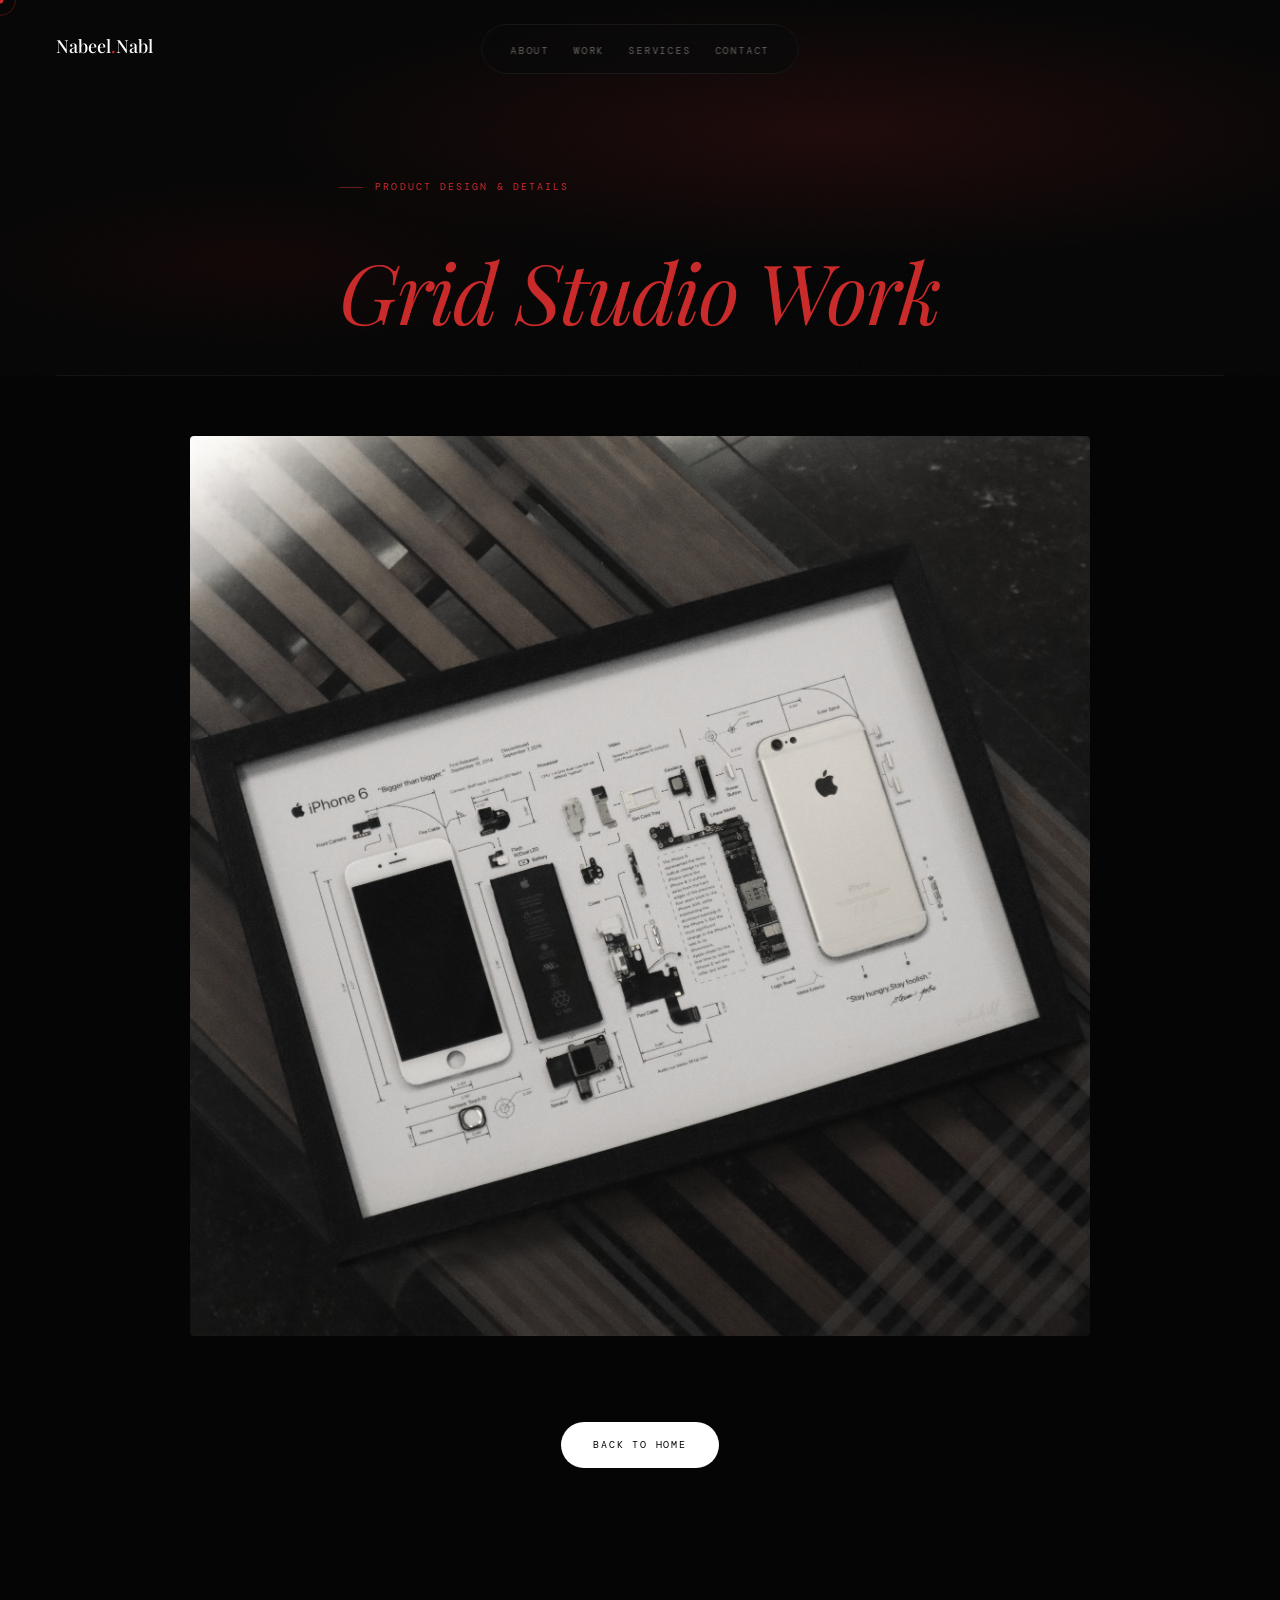
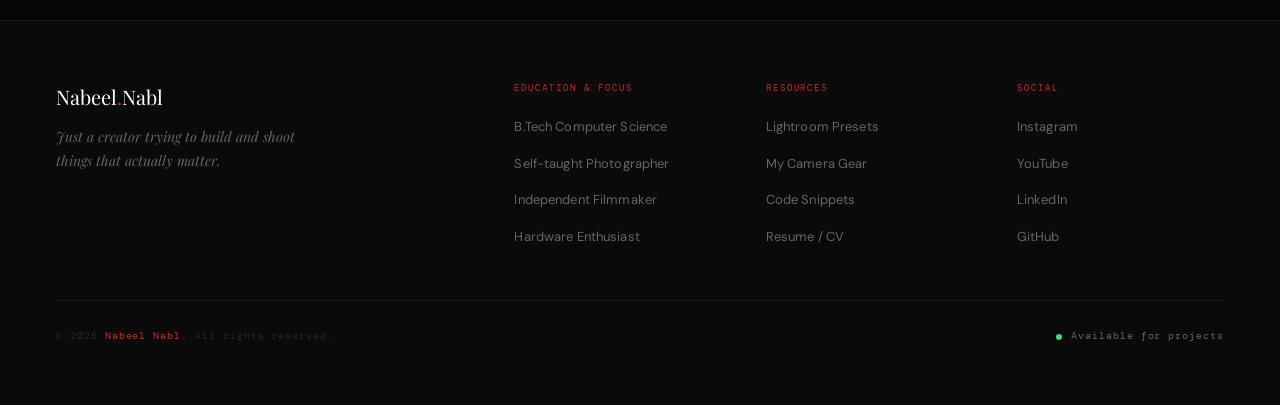
<file: gallery-3.html>
<!DOCTYPE html>
<html lang="en">

<head>
    <meta charset="UTF-8">
    <meta name="viewport" content="width=device-width, initial-scale=1.0">
    <title>Nabeel Nabl | Designer & Developer</title>
    <link rel="icon" href="assets/profile-4k.png" type="image/png">
    <link rel="preconnect" href="https://fonts.googleapis.com">
    <link
        href="https://fonts.googleapis.com/css2?family=Playfair+Display:ital,wght@0,400;0,500;0,700;1,400;1,500&family=DM+Sans:wght@300;400;500&family=DM+Mono:wght@300;400&display=swap"
        rel="stylesheet">
    <link rel="stylesheet" href="https://cdnjs.cloudflare.com/ajax/libs/font-awesome/6.4.0/css/all.min.css">
    <style>
        :root {
            --bg: #050505;
            --bg2: #0a0a0a;
            --bg3: #0f0f0f;
            --surface: #111;
            --border: rgba(255, 255, 255, .06);
            --border-h: rgba(255, 255, 255, .12);
            --text: #f0ede8;
            --muted: #686562;
            --dim: #2a2928;
            --red: #c92a2a;
            --red-glow: rgba(201, 42, 42, .18);
            --red-soft: rgba(201, 42, 42, .08);
            --white: #ffffff;
            --ease: cubic-bezier(.16, 1, .3, 1);
            --ease2: cubic-bezier(.4, 0, .2, 1);
        }

        *,
        *::before,
        *::after {
            box-sizing: border-box;
            margin: 0;
            padding: 0
        }

        html {
            scroll-behavior: smooth
        }

        body {
            background: var(--bg);
            color: var(--text);
            font-family: 'DM Sans', sans-serif;
            -webkit-font-smoothing: antialiased;
            overflow-x: hidden;
            cursor: none;
            line-height: 1.6
        }

        a {
            text-decoration: none;
            color: inherit;
            transition: all .3s var(--ease)
        }

        ul {
            list-style: none
        }

        img {
            max-width: 100%;
            display: block
        }

        ::-webkit-scrollbar {
            width: 2px
        }

        ::-webkit-scrollbar-track {
            background: var(--bg)
        }

        ::-webkit-scrollbar-thumb {
            background: var(--red)
        }

        /* CURSOR */
        #cur {
            position: fixed;
            top: 0;
            left: 0;
            pointer-events: none;
            z-index: 9999;
            width: 7px;
            height: 7px;
            background: var(--red);
            border-radius: 50%;
            transform: translate(-50%, -50%);
            transition: width .25s, height .25s
        }

        #cur-r {
            position: fixed;
            top: 0;
            left: 0;
            pointer-events: none;
            z-index: 9998;
            width: 32px;
            height: 32px;
            border: 1px solid rgba(201, 42, 42, .35);
            border-radius: 50%;
            transform: translate(-50%, -50%);
            transition: left .09s, top .09s, width .3s, height .3s, border-color .3s
        }

        body:has(a:hover) #cur,
        body:has(button:hover) #cur {
            width: 14px;
            height: 14px
        }

        body:has(a:hover) #cur-r,
        body:has(button:hover) #cur-r {
            width: 50px;
            height: 50px;
            border-color: var(--red)
        }

        /* Disable custom cursor on touch devices */
        @media (hover: none) and (pointer: coarse) {
            #cur, #cur-r { display: none !important; }
            body { cursor: auto !important; }
            a, button { cursor: pointer !important; }
        }

        /* NAV */
        #nav {
            position: fixed;
            top: 24px;
            left: 50%;
            transform: translateX(-50%);
            z-index: 200;
            padding: 11px 28px;
            background: rgba(10, 10, 10, .72);
            backdrop-filter: blur(20px);
            border: 1px solid var(--border);
            border-radius: 100px;
            display: flex;
            align-items: center;
            gap: 36px;
            transition: all .4s var(--ease);
            width: max-content
        }

        #nav.scrolled {
            background: rgba(5, 5, 5, .94);
            box-shadow: 0 8px 40px rgba(0, 0, 0, .6)
        }

        .nav-logo {
            font-family: 'Playfair Display', serif;
            font-size: 16px;
            font-weight: 500;
            color: var(--white);
            white-space: nowrap
        }

        .nav-logo span {
            color: var(--red)
        }

        .nav-links {
            display: flex;
            gap: 24px
        }

        .nav-links a {
            font-family: 'DM Mono', monospace;
            font-size: 10px;
            letter-spacing: .18em;
            text-transform: uppercase;
            color: var(--muted);
            transition: color .3s
        }

        .nav-links a:hover,
        .nav-links a.active {
            color: var(--text)
        }

        .hamburger {
            display: none;
            flex-direction: column;
            gap: 5px;
            cursor: pointer;
            padding: 4px
        }

        .hamburger span {
            display: block;
            width: 20px;
            height: 1.5px;
            background: var(--text);
            transition: all .3s var(--ease)
        }

        .hamburger.open span:nth-child(1) {
            transform: translateY(6.5px) rotate(45deg)
        }

        .hamburger.open span:nth-child(2) {
            opacity: 0;
            transform: scaleX(0)
        }

        .hamburger.open span:nth-child(3) {
            transform: translateY(-6.5px) rotate(-45deg)
        }

        #mob-menu {
            display: none;
            position: fixed;
            inset: 0;
            z-index: 190;
            background: rgba(5, 5, 5, .97);
            backdrop-filter: blur(24px);
            flex-direction: column;
            align-items: center;
            justify-content: center;
            gap: 32px
        }

        #mob-menu.open {
            display: flex
        }

        #mob-menu a {
            font-family: 'Playfair Display', serif;
            font-size: 34px;
            font-weight: 400;
            color: var(--muted);
            transition: color .3s
        }

        #mob-menu a:hover {
            color: var(--white)
        }

        /* HERO */
        #hero {
            min-height: 100vh;
            display: flex;
            flex-direction: column;
            justify-content: flex-end;
            padding: 0 max(56px, calc((100vw - 1200px) / 2)) 64px;
            position: relative;
            overflow: hidden
        }

        .h-ambient {
            position: absolute;
            inset: 0;
            pointer-events: none;
            background: radial-gradient(ellipse 70% 55% at 65% 35%, rgba(201, 42, 42, .13) 0%, transparent 65%),
                radial-gradient(ellipse 40% 40% at 20% 70%, rgba(180, 20, 20, .07) 0%, transparent 60%)
        }

        .h-grid {
            position: absolute;
            inset: 0;
            pointer-events: none;
            background-image: linear-gradient(rgba(255, 255, 255, .018) 1px, transparent 1px),
                linear-gradient(90deg, rgba(255, 255, 255, .018) 1px, transparent 1px);
            background-size: 72px 72px
        }

        .h-noise {
            position: absolute;
            inset: 0;
            pointer-events: none;
            opacity: .022;
            background-image: url("data:image/svg+xml,%3Csvg viewBox='0 0 256 256' xmlns='http://www.w3.org/2000/svg'%3E%3Cfilter id='n'%3E%3CfeTurbulence type='fractalNoise' baseFrequency='.85' numOctaves='4' stitchTiles='stitch'/%3E%3C/filter%3E%3Crect width='100%25' height='100%25' filter='url(%23n)'/%3E%3C/svg%3E")
        }

        .blob {
            position: absolute;
            border-radius: 50%;
            pointer-events: none;
            filter: blur(100px);
            opacity: 0;
            animation: blobF 20s ease-in-out infinite alternate, blobI 2s .5s ease forwards
        }

        .blob1 {
            width: 55vw;
            height: 55vw;
            background: radial-gradient(circle, rgba(201, 42, 42, .28) 0%, transparent 65%);
            top: -15%;
            right: -8%
        }

        .blob2 {
            width: 45vw;
            height: 45vw;
            background: radial-gradient(circle, rgba(160, 20, 20, .18) 0%, transparent 65%);
            bottom: -10%;
            left: -5%;
            animation-duration: 26s;
            animation-delay: -8s
        }

        @keyframes blobI {
            to {
                opacity: 1
            }
        }

        @keyframes blobF {
            0% {
                transform: translate(0, 0) scale(1)
            }

            50% {
                transform: translate(-4%, 6%) scale(1.08)
            }

            100% {
                transform: translate(5%, -4%) scale(.94)
            }
        }

        .h-brand {
            position: absolute;
            top: 32px;
            left: max(56px, calc((100vw - 1200px) / 2));
            font-family: 'Playfair Display', serif;
            font-size: 18px;
            font-weight: 500;
            color: var(--white);
            z-index: 10
        }

        .h-brand span {
            color: var(--red)
        }

        .h-content {
            display: flex;
            flex-direction: column;
            align-items: flex-start;
            gap: 28px;
            position: relative;
            z-index: 10;
        }

        .h-pill {
            font-family: 'DM Mono', monospace;
            font-size: 9.5px;
            letter-spacing: .22em;
            text-transform: uppercase;
            color: var(--muted);
            opacity: 0;
            transform: translateY(14px);
            animation: hUp .7s .3s var(--ease) forwards
        }

        .h-title {
            font-family: 'Playfair Display', serif;
            font-size: clamp(38px, 6.5vw, 92px);
            font-weight: 400;
            line-height: 1.05;
            letter-spacing: -.02em;
            color: var(--white);
            opacity: 0;
            transform: translateY(28px);
            animation: hUp .9s .5s var(--ease) forwards
        }

        .h-title em {
            font-style: italic;
            color: var(--red)
        }

        .h-tagline {
            font-family: 'Playfair Display', serif;
            font-style: italic;
            font-size: clamp(15px, 1.5vw, 20px);
            color: var(--text);
            max-width: 440px;
            line-height: 1.7;
            opacity: 0;
            transform: translateY(20px);
            animation: hUp .7s .7s var(--ease) forwards;
            margin-top: 12px;
        }

        .h-cta {
            display: inline-flex;
            align-items: center;
            gap: 10px;
            font-family: 'DM Mono', monospace;
            font-size: 10.5px;
            letter-spacing: .18em;
            text-transform: uppercase;
            color: var(--bg);
            background: var(--white);
            padding: 13px 26px;
            border-radius: 100px;
            transition: all .3s var(--ease);
            flex-shrink: 0;
            opacity: 0;
            transform: translateY(20px);
            animation: hUp .7s .9s var(--ease) forwards;
            margin-top: 8px;
        }

        .h-cta:hover {
            background: var(--red);
            color: var(--white);
            transform: translateY(-3px);
            box-shadow: 0 12px 36px var(--red-glow)
        }

        .h-scroll {
            display: flex;
            flex-direction: column;
            align-items: center;
            gap: 6px;
            font-family: 'DM Mono', monospace;
            font-size: 9px;
            letter-spacing: .2em;
            text-transform: uppercase;
            color: var(--dim);
            position: absolute;
            bottom: 64px;
            right: max(56px, calc((100vw - 1200px) / 2));
            z-index: 10;
        }

        .s-bar {
            width: 1px;
            height: 52px;
            background: linear-gradient(to bottom, var(--red), transparent);
            animation: sPulse 2.2s ease-in-out infinite
        }

        @keyframes sPulse {

            0%,
            100% {
                opacity: .3
            }

            50% {
                opacity: .9
            }
        }

        @keyframes hUp {
            to {
                opacity: 1;
                transform: translateY(0)
            }
        }

        /* DIVIDER */
        .divider {
            border: none;
            border-top: 1px solid var(--border);
            margin: 0 max(56px, calc((100vw - 1200px) / 2))
        }

        /* SECTION BASE */
        .section {
            padding: 112px max(56px, calc((100vw - 1200px) / 2));
            position: relative;
            width: 100%;
            max-width: 100%
        }

        .s-lbl {
            font-family: 'DM Mono', monospace;
            font-size: 9.5px;
            letter-spacing: .22em;
            text-transform: uppercase;
            color: var(--red);
            margin-bottom: 18px;
            display: flex;
            align-items: center;
            gap: 12px
        }

        .s-lbl::before {
            content: '';
            width: 24px;
            height: 1px;
            background: var(--red);
            opacity: .5
        }

        .s-h {
            font-family: 'Playfair Display', serif;
            font-size: clamp(34px, 4.5vw, 56px);
            font-weight: 400;
            color: var(--white);
            line-height: 1.1;
            letter-spacing: -.01em;
            margin-bottom: 52px
        }

        .s-h em {
            font-style: italic;
            color: var(--red)
        }

        /* REVEAL */
        .reveal {
            opacity: 0;
            transform: translateY(24px);
            transition: opacity .8s var(--ease), transform .8s var(--ease)
        }

        .reveal.on {
            opacity: 1;
            transform: none
        }

        .d1 {
            transition-delay: .08s
        }

        .d2 {
            transition-delay: .16s
        }

        .d3 {
            transition-delay: .24s
        }

        .d4 {
            transition-delay: .32s
        }

        /* ABOUT */
        #about {
            background: var(--bg2)
        }

        .about-g {
            display: grid;
            grid-template-columns: 1fr 1.8fr;
            gap: 100px;
            align-items: start;
            max-width: 100%
        }

        .a-img-wrap {
            position: relative;
            border-radius: 3px;
            overflow: hidden;
            max-width: 320px;
            margin: 0 auto 0 0;
        }

        .a-img-wrap img {
            width: 100%;
            aspect-ratio: 3/4;
            object-fit: cover;
            display: block;
            filter: grayscale(100%) brightness(.85);
            transition: filter .6s var(--ease)
        }

        .a-img-wrap:hover img {
            filter: grayscale(0%) brightness(1)
        }

        .img-frame {
            position: absolute;
            top: 10px;
            left: 10px;
            width: calc(100% - 20px);
            height: calc(100% - 20px);
            border: 1px solid var(--border-h);
            border-radius: 3px;
            pointer-events: none
        }

        .a-fallback {
            width: 100%;
            aspect-ratio: 3/4;
            background: linear-gradient(135deg, #111 0%, #181818 50%, #0d0d0d 100%);
            display: flex;
            flex-direction: column;
            align-items: center;
            justify-content: center;
            gap: 16px;
            color: var(--dim);
            font-family: 'DM Mono', monospace;
            font-size: 11px
        }

        .av-c {
            width: 76px;
            height: 76px;
            border-radius: 50%;
            border: 1px solid rgba(255, 255, 255, .1);
            display: flex;
            align-items: center;
            justify-content: center
        }

        .av-c span {
            font-family: 'Playfair Display', serif;
            font-size: 26px;
            color: var(--red)
        }

        .a-text h3 {
            font-family: 'Playfair Display', serif;
            font-size: 34px;
            font-weight: 400;
            color: var(--white);
            margin-bottom: 22px;
            line-height: 1.15
        }

        .a-text p {
            font-size: 15.5px;
            line-height: 1.8;
            color: var(--muted);
            margin-bottom: 16px
        }

        .chips {
            display: flex;
            flex-wrap: wrap;
            gap: 9px;
            margin-top: 28px
        }

        .chip {
            padding: 6px 15px;
            border: 1px solid var(--border);
            font-family: 'DM Mono', monospace;
            font-size: 9.5px;
            letter-spacing: .1em;
            text-transform: uppercase;
            color: var(--muted);
            border-radius: 100px;
            transition: all .3s var(--ease);
            cursor: default
        }

        .chip:hover {
            border-color: var(--red);
            color: var(--text);
            background: var(--red-soft)
        }

        .a-stats {
            display: grid;
            grid-template-columns: repeat(4, 1fr);
            gap: 2px;
            margin-top: 44px;
            border: 1px solid var(--border)
        }

        .st {
            padding: 22px 18px;
            background: var(--bg3);
            border-right: 1px solid var(--border);
            transition: background .3s;
            text-align: center
        }

        .st:last-child {
            border-right: none
        }

        .st:hover {
            background: var(--surface)
        }

        .st-n {
            font-family: 'Playfair Display', serif;
            font-size: 38px;
            font-weight: 400;
            color: var(--red);
            line-height: 1;
            margin-bottom: 5px
        }

        .st-l {
            font-family: 'DM Mono', monospace;
            font-size: 8.5px;
            letter-spacing: .15em;
            text-transform: uppercase;
            color: var(--muted)
        }

        /* PROJECTS */
        #projects {
            background: var(--bg)
        }

        .p-head {
            display: flex;
            align-items: flex-end;
            justify-content: space-between;
            margin-bottom: 48px
        }

        .p-cnt {
            font-family: 'DM Mono', monospace;
            font-size: 10px;
            letter-spacing: .15em;
            color: var(--dim);
            padding-bottom: 4px
        }

        .p-grid {
            display: grid;
            grid-template-columns: repeat(3, 1fr);
            gap: 2px
        }

        .p-card {
            position: relative;
            background: var(--surface);
            border: 1px solid var(--border);
            overflow: hidden;
            cursor: pointer;
            transition: border-color .4s var(--ease)
        }

        .p-card:hover {
            border-color: var(--border-h)
        }

        .p-stripe {
            position: absolute;
            top: 0;
            left: 0;
            width: 0;
            height: 2px;
            background: var(--red);
            transition: width .6s var(--ease)
        }

        .p-card:hover .p-stripe {
            width: 100%
        }

        .p-img {
            width: 100%;
            height: 240px;
            overflow: hidden;
            background: var(--bg3);
            position: relative
        }

        .p-img img {
            width: 100%;
            height: 100%;
            object-fit: cover;
            transition: transform .8s var(--ease);
            filter: brightness(.8)
        }

        .p-card:hover .p-img img {
            transform: scale(1.05);
            filter: brightness(1)
        }

        .p-img-ph {
            width: 100%;
            height: 100%;
            display: flex;
            align-items: center;
            justify-content: center;
            font-family: 'DM Mono', monospace;
            font-size: 10px;
            letter-spacing: .1em;
            color: var(--dim);
            background: linear-gradient(135deg, #111, #1a1a1a)
        }

        .p-body {
            padding: 32px 34px 36px
        }

        .p-meta {
            display: flex;
            justify-content: space-between;
            align-items: center;
            margin-bottom: 18px
        }

        .p-num {
            font-family: 'DM Mono', monospace;
            font-size: 9.5px;
            letter-spacing: .2em;
            color: var(--red);
            opacity: .7
        }

        .p-yr {
            font-family: 'DM Mono', monospace;
            font-size: 9.5px;
            letter-spacing: .15em;
            color: var(--dim)
        }

        .p-title {
            font-family: 'Playfair Display', serif;
            font-size: 24px;
            font-weight: 400;
            color: var(--white);
            margin-bottom: 12px;
            transition: color .3s;
            line-height: 1.2
        }

        .p-card:hover .p-title {
            color: var(--red)
        }

        .p-desc {
            font-size: 13.5px;
            color: var(--muted);
            line-height: 1.75;
            margin-bottom: 24px
        }

        .p-stk {
            display: flex;
            gap: 8px;
            flex-wrap: wrap;
            margin-bottom: 24px
        }

        .stag {
            font-family: 'DM Mono', monospace;
            font-size: 9px;
            letter-spacing: .1em;
            color: var(--dim);
            border: 1px solid var(--border);
            padding: 4px 10px;
            transition: all .3s var(--ease)
        }

        .p-card:hover .stag {
            border-color: rgba(201, 42, 42, .2);
            color: var(--muted)
        }

        .p-lnk {
            display: inline-flex;
            align-items: center;
            gap: 9px;
            font-family: 'DM Mono', monospace;
            font-size: 9.5px;
            letter-spacing: .15em;
            text-transform: uppercase;
            color: var(--red);
            border-bottom: 1px solid transparent;
            padding-bottom: 2px;
            transition: border-color .3s
        }

        .p-lnk:hover {
            border-color: var(--red)
        }

        .p-lnk svg {
            transition: transform .3s var(--ease)
        }

        .p-lnk:hover svg {
            transform: translate(4px, -4px)
        }

        .p-ghost {
            position: absolute;
            bottom: -10px;
            right: 18px;
            font-family: 'Playfair Display', serif;
            font-size: 130px;
            font-weight: 700;
            line-height: 1;
            color: rgba(255, 255, 255, .02);
            pointer-events: none;
            transition: color .4s
        }

        .p-card:hover .p-ghost {
            color: rgba(201, 42, 42, .04)
        }

        /* PARALLAX BANNER */
        .par {
            background-attachment: fixed;
            background-position: center;
            background-repeat: no-repeat;
            background-size: cover;
            padding: 130px max(56px, calc((100vw - 1200px) / 2));
            display: flex;
            align-items: center;
            border-top: 1px solid var(--border);
            border-bottom: 1px solid var(--border);
            position: relative;
            overflow: hidden
        }

        .par::after {
            content: '';
            position: absolute;
            inset: 0;
            background: linear-gradient(135deg, rgba(0, 0, 0, .78) 0%, rgba(0, 0, 0, .5) 100%);
            pointer-events: none
        }

        .par-in {
            position: relative;
            z-index: 1;
            max-width: 600px
        }

        .par-in h2 {
            font-family: 'Playfair Display', serif;
            font-size: clamp(30px, 4vw, 50px);
            font-weight: 400;
            color: var(--white);
            margin-bottom: 18px;
            line-height: 1.15
        }

        .par-in h2 em {
            font-style: italic;
            color: var(--red)
        }

        .par-in p {
            font-size: 15.5px;
            color: rgba(220, 220, 220, .78);
            line-height: 1.75;
            letter-spacing: .3px
        }

        /* SERVICES */
        #services {
            background: var(--bg2)
        }

        .svc-g {
            display: grid;
            grid-template-columns: repeat(2, 1fr);
            gap: 2px;
            max-width: 100%
        }

        .svc {
            padding: 44px 40px;
            background: var(--bg3);
            border: 1px solid var(--border);
            position: relative;
            overflow: hidden;
            transition: border-color .4s var(--ease), background .4s
        }

        .svc:hover {
            border-color: var(--border-h);
            background: var(--surface)
        }

        .svc::before {
            content: '';
            position: absolute;
            top: 0;
            left: 0;
            width: 2px;
            height: 0;
            background: var(--red);
            transition: height .5s var(--ease)
        }

        .svc:hover::before {
            height: 100%
        }

        .svc i {
            font-size: 22px;
            color: var(--red);
            margin-bottom: 24px;
            display: block;
            opacity: .8;
            transition: opacity .3s
        }

        .svc:hover i {
            opacity: 1
        }

        .svc h3 {
            font-family: 'Playfair Display', serif;
            font-size: 22px;
            font-weight: 400;
            color: var(--white);
            margin-bottom: 14px
        }

        .svc p {
            font-size: 13.5px;
            color: var(--muted);
            line-height: 1.8
        }

        .svc-n {
            position: absolute;
            bottom: 24px;
            right: 28px;
            font-family: 'Playfair Display', serif;
            font-size: 60px;
            font-weight: 400;
            color: rgba(255, 255, 255, .022);
            line-height: 1;
            pointer-events: none;
            transition: color .4s
        }

        .svc:hover .svc-n {
            color: rgba(201, 42, 42, .06)
        }

        /* CONTACT */
        #contact {
            background: var(--bg)
        }

        .ct-wrap {
            display: grid;
            grid-template-columns: 1fr 1.4fr;
            gap: 80px;
            max-width: 100%
        }

        .ct-left h2 {
            font-family: 'Playfair Display', serif;
            font-size: clamp(34px, 4vw, 52px);
            font-weight: 400;
            color: var(--white);
            line-height: 1.1;
            margin-bottom: 18px
        }

        .ct-left h2 em {
            font-style: italic;
            color: var(--red)
        }

        .ct-sub {
            font-size: 15.5px;
            color: var(--muted);
            line-height: 1.75;
            margin-bottom: 36px
        }

        .soc-row {
            display: flex;
            gap: 12px;
            margin-top: 4px
        }

        .soc {
            width: 42px;
            height: 42px;
            border-radius: 50%;
            background: var(--surface);
            border: 1px solid var(--border);
            display: flex;
            align-items: center;
            justify-content: center;
            font-size: 14px;
            color: var(--muted);
            transition: all .3s var(--ease)
        }

        .soc:hover {
            background: var(--red);
            color: var(--white);
            border-color: var(--red);
            transform: translateY(-3px);
            box-shadow: 0 8px 24px var(--red-glow)
        }

        .ct-form {
            display: flex;
            flex-direction: column;
            gap: 18px
        }

        .fg {
            display: flex;
            flex-direction: column;
            gap: 7px
        }

        .fg label {
            font-family: 'DM Mono', monospace;
            font-size: 9.5px;
            letter-spacing: .18em;
            text-transform: uppercase;
            color: var(--muted)
        }

        .fg input,
        .fg textarea {
            padding: 15px 16px;
            background: var(--surface);
            border: 1px solid var(--border);
            color: var(--text);
            font-family: 'DM Sans', sans-serif;
            font-size: 14px;
            outline: none;
            transition: border-color .3s var(--ease);
            border-radius: 2px;
            resize: none
        }

        .fg input:focus,
        .fg textarea:focus {
            border-color: var(--red)
        }

        .fg input::placeholder,
        .fg textarea::placeholder {
            color: var(--dim)
        }

        .sub-btn {
            align-self: flex-start;
            margin-top: 6px;
            font-family: 'DM Mono', monospace;
            font-size: 10px;
            letter-spacing: .18em;
            text-transform: uppercase;
            color: var(--bg);
            background: var(--white);
            border: none;
            padding: 15px 32px;
            cursor: pointer;
            border-radius: 100px;
            transition: all .3s var(--ease)
        }

        .sub-btn:hover {
            background: var(--red);
            color: var(--white);
            transform: translateY(-2px);
            box-shadow: 0 10px 32px var(--red-glow)
        }

        .f-err {
            font-family: 'DM Mono', monospace;
            font-size: 10px;
            letter-spacing: .1em;
            color: var(--red);
            margin-top: -8px;
            margin-bottom: 6px;
            display: none;
        }

        /* POPUP */
        .pop-overlay {
            position: fixed;
            inset: 0;
            background: rgba(5, 5, 5, 0.85);
            backdrop-filter: blur(8px);
            z-index: 1000;
            display: flex;
            align-items: center;
            justify-content: center;
            opacity: 0;
            pointer-events: none;
            transition: opacity 0.4s var(--ease);
        }

        .pop-overlay.active {
            opacity: 1;
            pointer-events: all;
        }

        .pop-box {
            background: var(--surface);
            border: 1px solid var(--border);
            padding: 50px 40px;
            border-radius: 4px;
            text-align: center;
            max-width: 400px;
            width: 90%;
            transform: translateY(20px);
            transition: transform 0.4s var(--ease);
        }

        .pop-overlay.active .pop-box {
            transform: translateY(0);
        }

        .pop-icon {
            font-size: 44px;
            color: var(--red);
            margin-bottom: 24px;
        }

        .pop-box h3 {
            font-family: 'Playfair Display', serif;
            font-size: 26px;
            color: var(--white);
            margin-bottom: 14px;
        }

        .pop-box p {
            font-size: 14.5px;
            color: var(--muted);
            line-height: 1.6;
            margin-bottom: 32px;
        }

        .pop-btn {
            background: var(--white);
            color: var(--bg);
            border: none;
            padding: 14px 34px;
            font-family: 'DM Mono', monospace;
            font-size: 10px;
            text-transform: uppercase;
            letter-spacing: .15em;
            border-radius: 100px;
            cursor: pointer;
            transition: all 0.3s;
        }

        .pop-btn:hover {
            background: var(--red);
            color: var(--white);
            box-shadow: 0 8px 32px var(--red-glow);
        }

        /* FOOTER */
        footer {
            background: var(--bg2);
            border-top: 1px solid var(--border);
            padding: 60px max(56px, calc((100vw - 1200px) / 2))
        }

        .ft {
            display: grid;
            grid-template-columns: 2fr 1fr 1fr 1fr;
            gap: 44px;
            max-width: 1200px;
            margin: 0 auto 52px
        }

        .f-logo {
            font-family: 'Playfair Display', serif;
            font-size: 20px;
            font-weight: 400;
            color: var(--white);
            margin-bottom: 12px;
            display: block
        }

        .f-logo span {
            color: var(--red)
        }

        .f-bio {
            font-size: 14px;
            line-height: 1.75;
            color: var(--muted);
            max-width: 270px;
            font-style: italic;
            font-family: 'Playfair Display', serif
        }

        .fc-t {
            font-family: 'DM Mono', monospace;
            font-size: 9px;
            letter-spacing: .22em;
            text-transform: uppercase;
            color: var(--red);
            margin-bottom: 18px
        }

        .fc ul {
            display: flex;
            flex-direction: column;
            gap: 11px
        }

        .fc ul a {
            font-size: 13px;
            color: var(--muted);
            transition: color .3s;
            letter-spacing: .01em
        }

        .fc ul a:hover {
            color: var(--text)
        }

        .fb {
            max-width: 1200px;
            margin: 0 auto;
            display: flex;
            justify-content: space-between;
            align-items: center;
            padding-top: 28px;
            border-top: 1px solid var(--border);
            flex-wrap: wrap;
            gap: 14px
        }

        .f-copy {
            font-family: 'DM Mono', monospace;
            font-size: 9.5px;
            letter-spacing: .1em;
            color: var(--dim)
        }

        .f-copy span {
            color: var(--red)
        }

        .f-stat {
            display: flex;
            align-items: center;
            gap: 9px;
            font-family: 'DM Mono', monospace;
            font-size: 9.5px;
            letter-spacing: .1em;
            color: var(--muted)
        }

        .dot {
            width: 6px;
            height: 6px;
            border-radius: 50%;
            background: #3ddc84;
            animation: dpulse 2s ease-in-out infinite
        }

        @keyframes dpulse {

            0%,
            100% {
                box-shadow: 0 0 0 0 rgba(61, 220, 132, .5)
            }

            50% {
                box-shadow: 0 0 0 5px rgba(61, 220, 132, 0)
            }
        }

        /* RESPONSIVE */
        @media(max-width:1024px) {
            .p-img { height: auto; aspect-ratio: 16/10; } /* Make images proportional */
        }

        @media(max-width:960px) {
            .section { padding: 72px 28px; }
            .divider { margin: 0 28px; }
            footer { padding: 64px 28px 28px 28px; }
            
            #hero { padding: 120px 28px 56px; justify-content: center; }
            .h-brand { left: 28px; top: 28px; }
            
            /* Fix Parallax Desktop Zoom Glitch */
            .par { padding: 72px 28px; background-attachment: scroll !important; }
            
            .about-g, .ct-wrap { grid-template-columns: 1fr; gap: 56px; }
            .a-img-wrap { margin: 0 auto !important; width: 100%; max-width: 380px; }
            .p-grid, .svc-g { grid-template-columns: 1fr; }
            .p-card.wide { grid-column: span 1; }
            .ft { grid-template-columns: 1fr 1fr; gap: 32px; }
            .a-stats { grid-template-columns: repeat(2, 1fr); }
            .st:nth-child(2) { border-right: none; }
            
            .nav-links { display: none; }
            #nav { left: auto; right: 28px; top: 24px; transform: none; width: 54px; height: 54px; padding: 0; justify-content: center; border-radius: 50%; }
            .hamburger { display: flex; margin: 0 auto; }
            .h-foot { flex-direction: column; align-items: flex-start; gap: 24px; }
        }

        @media(max-width:600px) {
            /* Reduce Typography Ceilings */
            .s-h { font-size: 32px; }
            .a-text h3 { font-size: 28px; margin-bottom: 16px; }
            .ct-left h2 { font-size: 32px; }
            .p-title { font-size: 22px; }
            .svc h3 { font-size: 20px; }
            .st-n { font-size: 34px; }
            
            /* Squeeze internal paddings */
            .svc { padding: 32px 28px; }
            .p-body { padding: 24px 24px 28px; }
            .pop-box { padding: 36px 24px; }
            
            /* Core Structural Folds */
            .ft { grid-template-columns: 1fr; }
            .fb { flex-direction: column; text-align: center; }
            .a-stats { grid-template-columns: 1fr 1fr; }
        }
    </style>
</head>

<body>

    <div id="cur"></div>
    <div id="cur-r"></div>

    <!-- MOBILE MENU -->
    <div id="mob-menu">
        <a href="index.html#about">About</a>
        <a href="index.html#projects">Work</a>
        <a href="index.html#services">Services</a>
        <a href="index.html#contact">Contact</a>
    </div>

    <!-- NAV -->
    <nav id="nav">
        <ul class="nav-links">
            <li><a href="index.html#about">About</a></li>
            <li><a href="index.html#projects">Work</a></li>
            <li><a href="index.html#services">Services</a></li>
            <li><a href="index.html#contact">Contact</a></li>
        </ul>
        <div class="hamburger" id="ham">
            <span></span><span></span><span></span>
        </div>
    </nav>

    <!-- ── GALLERY HERO ── -->
<section id="hero" style="min-height: 40vh; padding: 120px 5% 40px; display: flex; flex-direction: column; align-items: center; justify-content: center; position: relative;">
    <div class="h-ambient"></div>
    <div class="h-noise"></div>
    <div class="h-brand" style="z-index: 10;"><a href="index.html" style="color:white; text-decoration:none;">Nabeel<span>.</span>Nabl</a></div>
    
    <div class="h-content" style="text-align: center; z-index: 10; margin-top: 60px;">
        <div class="s-lbl fade-in visible" style="margin-bottom: 24px;">Product Design & Details</div>
        <h1 class="h-title fade-in visible" style="transform: none; margin-bottom: 0;">
            <em>Grid Studio Work</em>
        </h1>
    </div>
</section>

<hr class="divider">

<!-- ── GALLERY GRID ── -->
<section class="section" style="padding-top: 60px; min-height: 50vh;">
    <div class="gallery-grid" style="display: grid; grid-template-columns: repeat(auto-fit, minmax(320px, 1fr)); gap: 32px; max-width: 1200px; margin: 0 auto;">
        <div class="g-item reveal d1" style="overflow: hidden; border-radius: 4px; max-width: 900px; margin: 0 auto; grid-column: 1 / -1;">
            <img src="assets/grid-work.jpg.jpeg" alt="Cover image" style="width:100%; height:auto; object-fit: cover; filter: grayscale(80%); transition: all 0.5s ease; cursor: pointer;" onmouseover="this.style.filter='grayscale(0%)'; this.style.transform='scale(1.02)';" onmouseout="this.style.filter='grayscale(80%)'; this.style.transform='scale(1)';">
        </div>
    </div>
    
    <div style="text-align: center; margin-top: 80px; margin-bottom: 40px;">
        <a href="index.html#projects" class="sub-btn" style="display:inline-block; text-decoration:none;">Back to Home</a>
    </div>
</section>

<!-- ── FOOTER ── -->
    <footer>
        <div class="ft">
            <div>
                <span class="f-logo">Nabeel<span>.</span>Nabl</span>
                <p class="f-bio">Just a creator trying to build and shoot things that actually matter.</p>
            </div>
            <div class="fc">
                <div class="fc-t">Education & Focus</div>
                <ul>
                    <li><a href="#">B.Tech Computer Science</a></li>
                    <li><a href="#">Self-taught Photographer</a></li>
                    <li><a href="#">Independent Filmmaker</a></li>
                    <li><a href="#">Hardware Enthusiast</a></li>
                </ul>
            </div>
            <div class="fc">
                <div class="fc-t">Resources</div>
                <ul>
                    <li><a href="#">Lightroom Presets</a></li>
                    <li><a href="#">My Camera Gear</a></li>
                    <li><a href="#">Code Snippets</a></li>
                    <li><a href="#">Resume / CV</a></li>
                </ul>
            </div>
            <div class="fc">
                <div class="fc-t">Social</div>
                <ul>
                    <li><a href="https://instagram.com/nabeelnabl" target="_blank">Instagram</a></li>
                    <li><a href="#">YouTube</a></li>
                    <li><a href="https://www.linkedin.com/in/nabeelnabl/" target="_blank">LinkedIn</a></li>
                    <li><a href="https://github.com/nabeelnabl" target="_blank">GitHub</a></li>
                </ul>
            </div>
        </div>
        <div class="fb">
            <p class="f-copy">© 2026 <span>Nabeel Nabl.</span> All rights reserved.</p>
            <div class="f-stat">
                <div class="dot"></div>Available for projects
            </div>
        </div>
    </footer>

    <!-- POPUP -->
    <div id="popup" class="pop-overlay">
        <div class="pop-box">
            <i class="fa-regular fa-circle-check pop-icon"></i>
            <h3>Message Sent</h3>
            <p>Thanks for reaching out! I'll review your details and get back to you within 24 hours.</p>
            <button class="pop-btn" onclick="document.getElementById('popup').classList.remove('active')">Close</button>
        </div>
    </div>

    <script>
        /* Form Validation */
        let submitted = false;
        function validateForm() {
            const emailInp = document.getElementById('email');
            const err = document.getElementById('f-err');
            const regex = /^[^\s@]+@[^\s@]+\.[^\s@]+$/;
            
            if(!regex.test(emailInp.value)) {
                err.style.display = 'block';
                return false;
            }
            err.style.display = 'none';
            submitted = true;
            return true;
        }

        /* Cursor */
        const cur = document.getElementById('cur'), curR = document.getElementById('cur-r');
        let mx = 0, my = 0, rx = 0, ry = 0;
        document.addEventListener('mousemove', e => { mx = e.clientX; my = e.clientY; cur.style.left = mx + 'px'; cur.style.top = my + 'px' });
        (function loop() { rx += (mx - rx) * .1; ry += (my - ry) * .1; curR.style.left = rx + 'px'; curR.style.top = ry + 'px'; requestAnimationFrame(loop) })();

        /* Nav */
        const nav = document.getElementById('nav');
        window.addEventListener('scroll', () => nav.classList.toggle('scrolled', window.scrollY > 40), { passive: true });

        /* Hamburger */
        const ham = document.getElementById('ham'), mob = document.getElementById('mob-menu');
        ham.addEventListener('click', () => {
            ham.classList.toggle('open'); mob.classList.toggle('open');
            document.body.style.overflow = mob.classList.contains('open') ? 'hidden' : '';
        });
        mob.querySelectorAll('a').forEach(a => a.addEventListener('click', () => {
            ham.classList.remove('open'); mob.classList.remove('open'); document.body.style.overflow = '';
        }));

        /* Reveal */
        document.querySelectorAll('.reveal').forEach(el => {
            new IntersectionObserver(([e]) => { if (e.isIntersecting) el.classList.add('on') }, { threshold: .1, rootMargin: '0px 0px -28px 0px' }).observe(el);
        });

        /* Active nav */
        const secs = ['about', 'projects', 'services', 'contact'];
        const nlinks = document.querySelectorAll('.nav-links a');
        window.addEventListener('scroll', () => {
            let cur2 = '';
            secs.forEach(id => { const el = document.getElementById(id); if (el && window.scrollY >= el.offsetTop - 140) cur2 = id; });
            nlinks.forEach(a => { const h = a.getAttribute('href').replace('#', ''); a.classList.toggle('active', h === cur2); });
        }, { passive: true });

        /* Hero parallax */
        window.addEventListener('scroll', () => {
            const y = window.scrollY, t = document.querySelector('.h-title');
            if (t && y < window.innerHeight) t.style.transform = `translateY(${y * .11}px)`;
        }, { passive: true });

        /* Mobile Banner Parallax */
        const mPar = document.querySelector('.par');
        window.addEventListener('scroll', () => {
            if (mPar && window.innerWidth <= 960) {
                const rect = mPar.getBoundingClientRect();
                if (rect.top <= window.innerHeight && rect.bottom >= 0) {
                    const totalTravel = window.innerHeight + rect.height;
                    const scrolled = window.innerHeight - rect.top;
                    const percentage = (scrolled / totalTravel) * 100;
                    mPar.style.backgroundPosition = `center ${percentage}%`;
                }
            } else if (mPar) {
                mPar.style.backgroundPosition = '';
            }
        }, { passive: true });
    </script>
</body>

</html>
</file>
